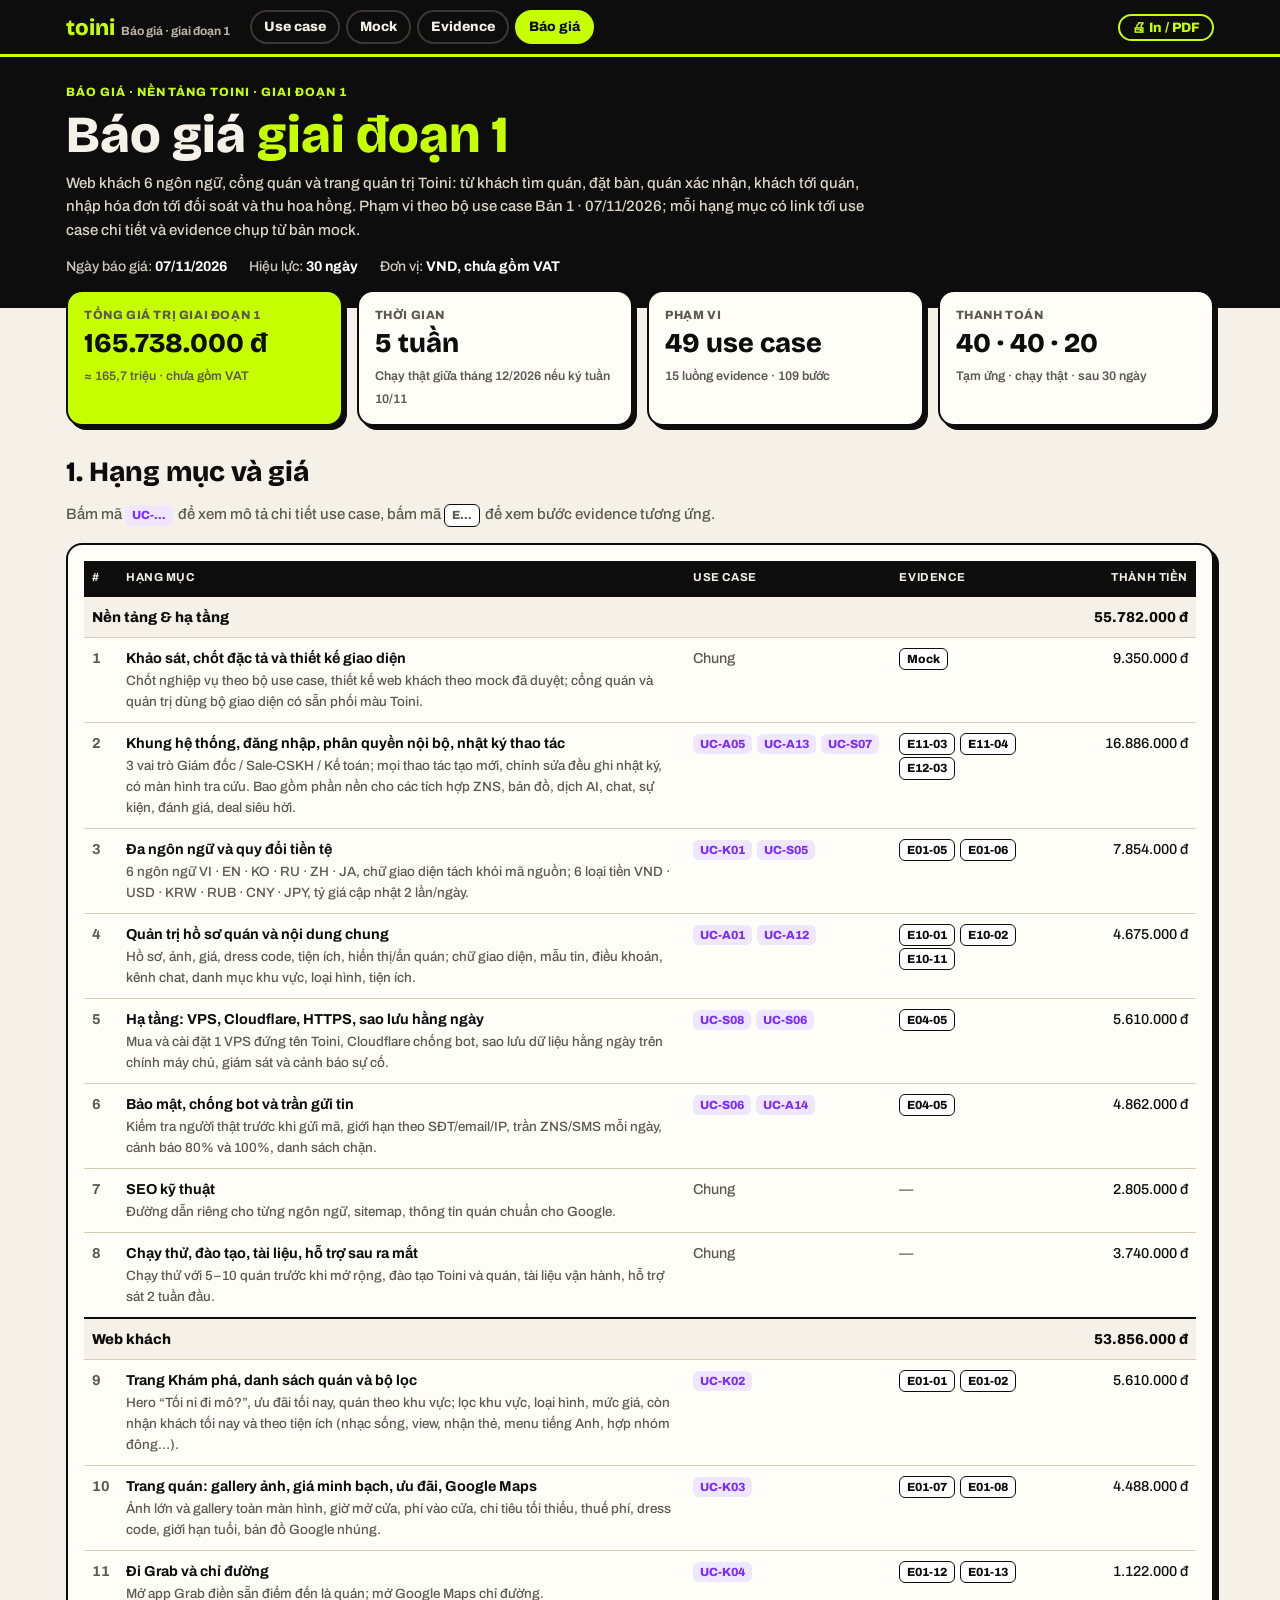
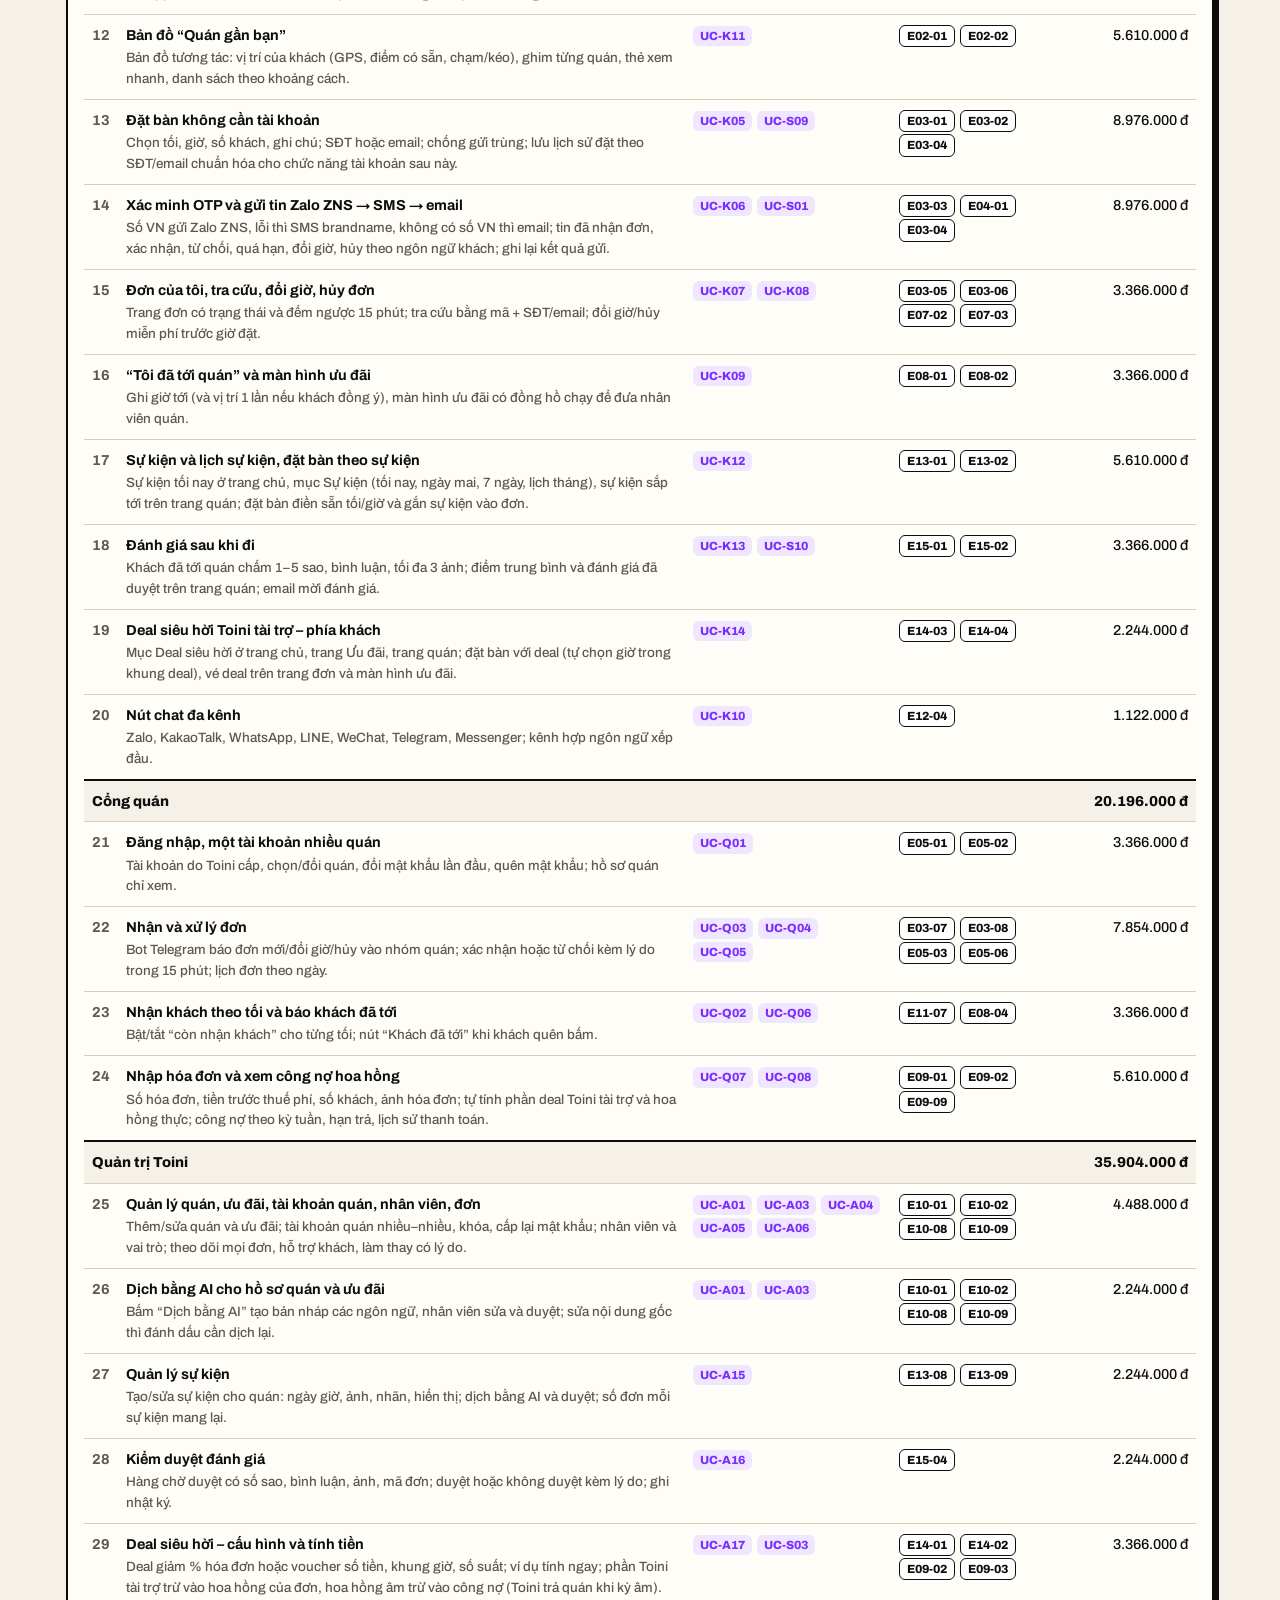
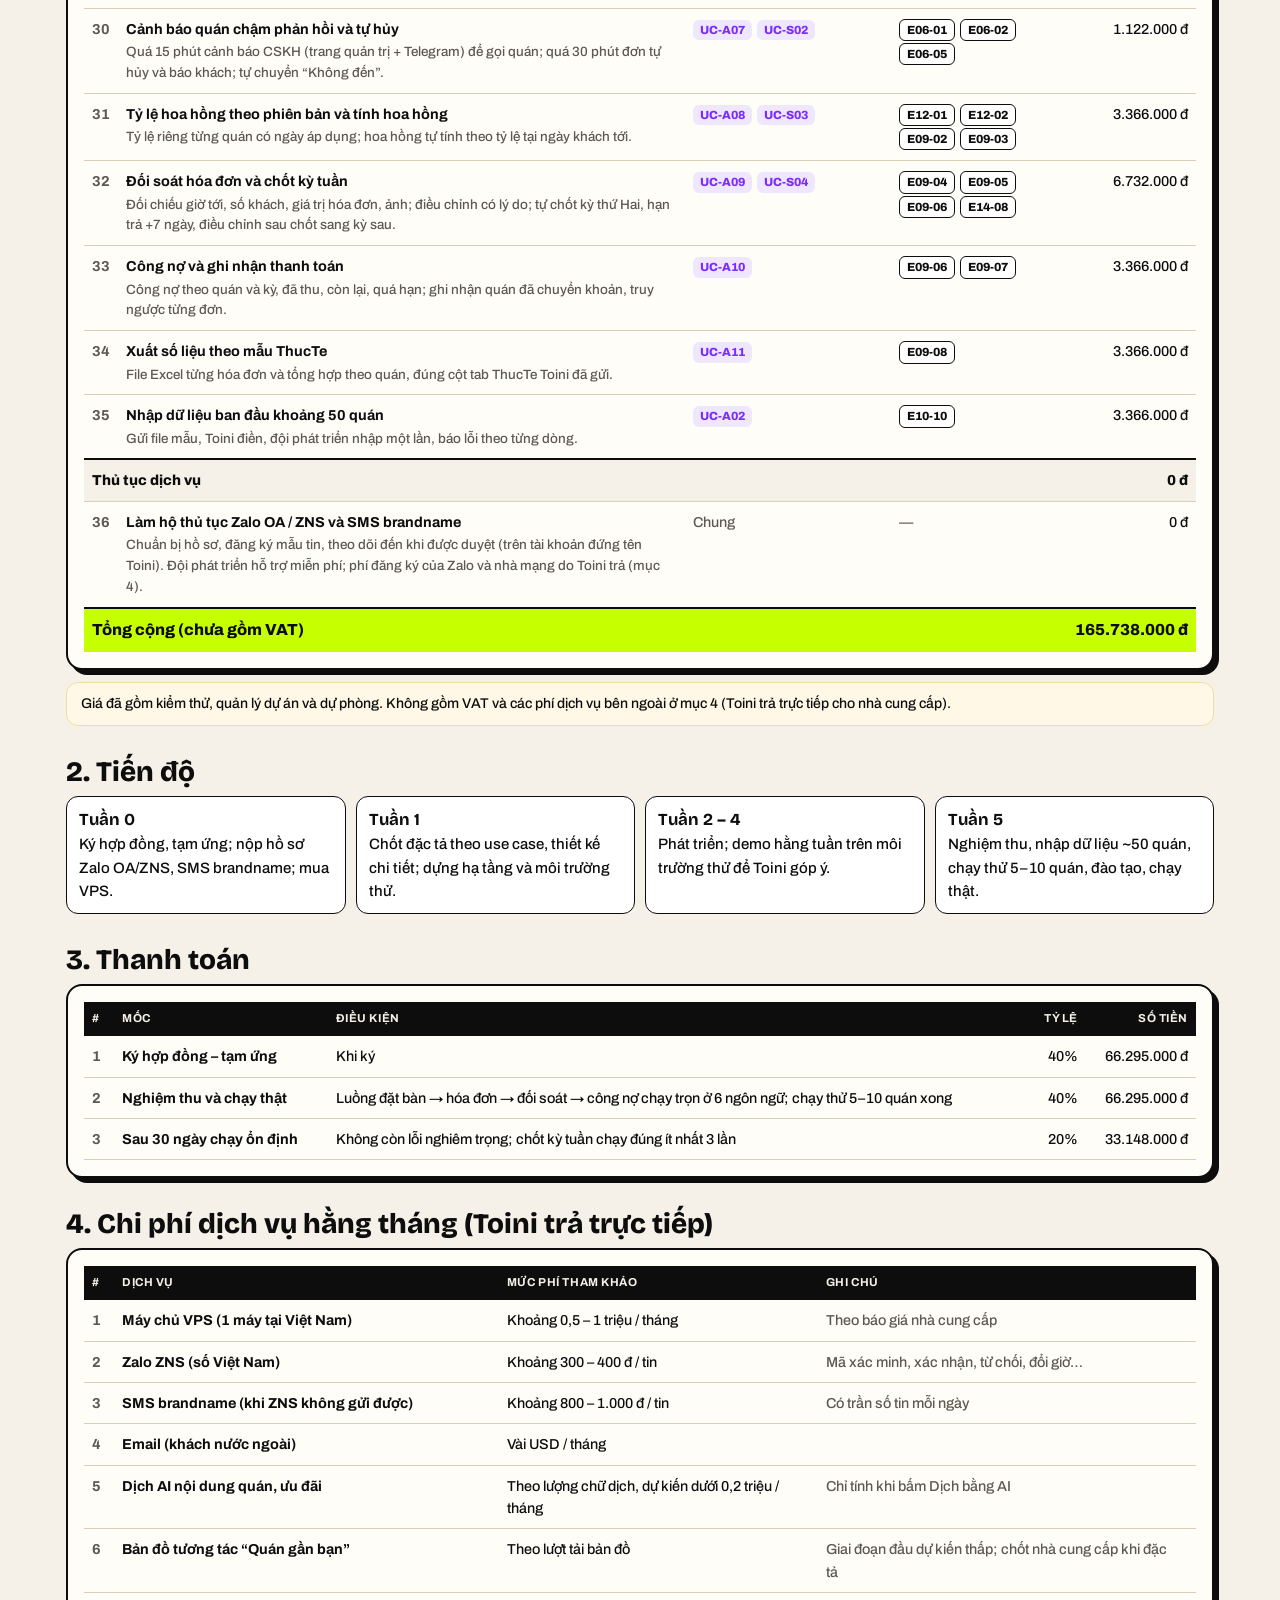
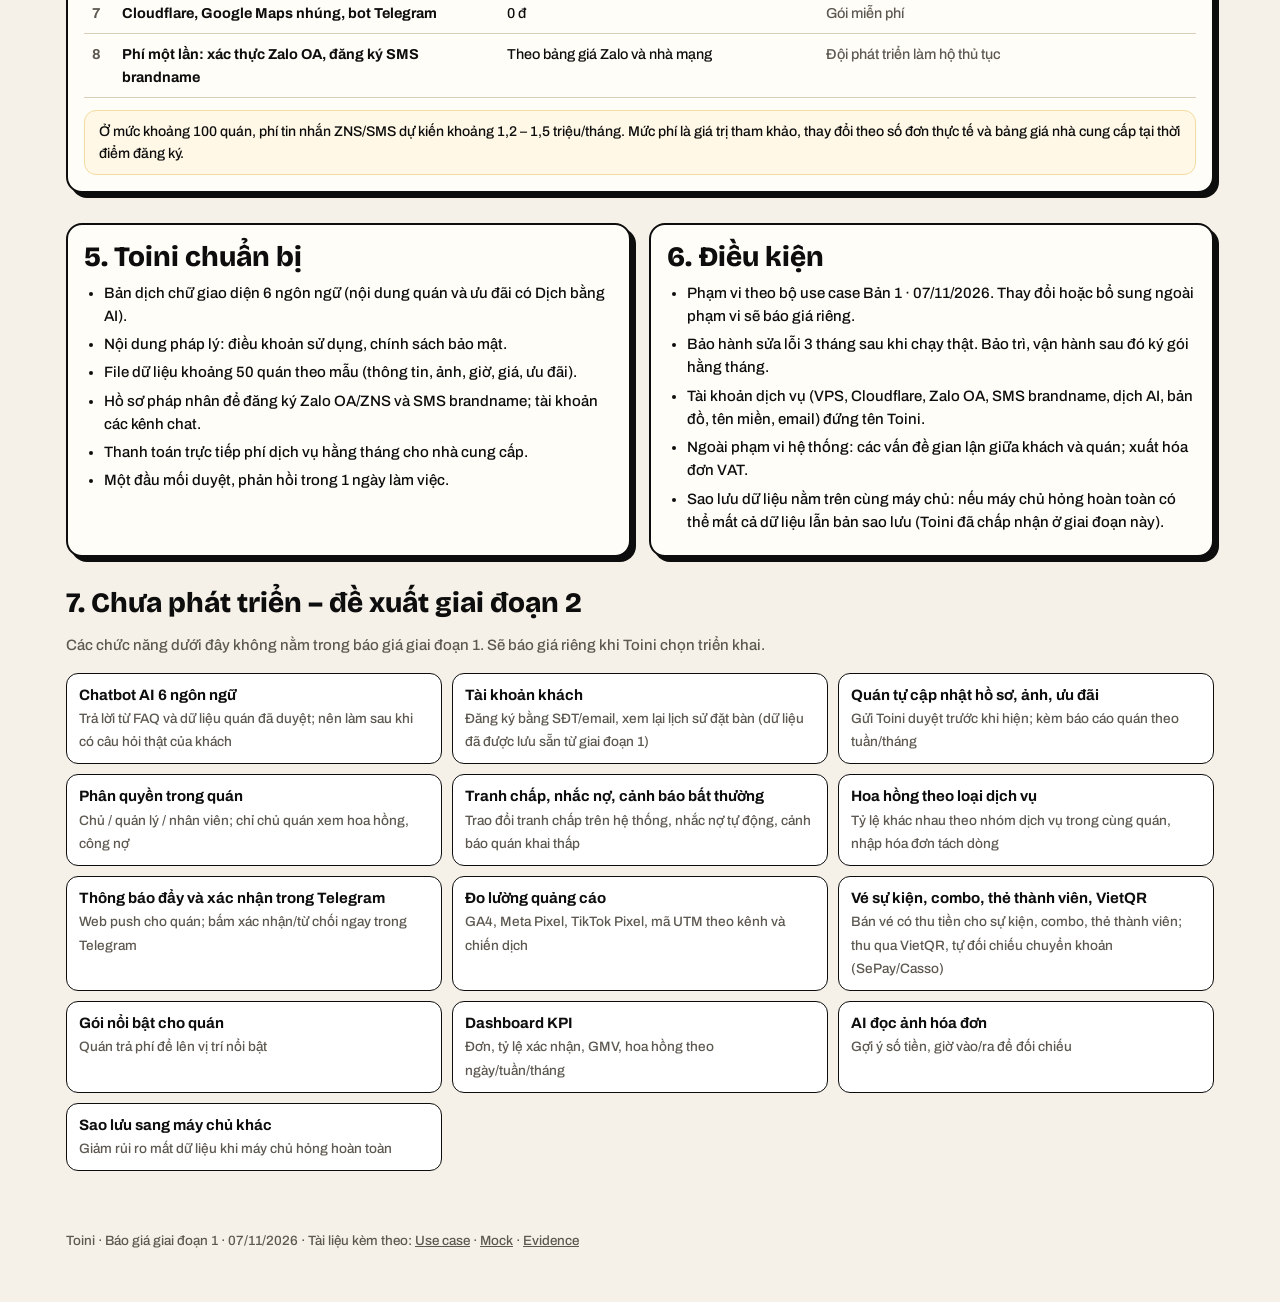
<file: index.html>
<!doctype html>
<html lang="vi">
<head>
<meta charset="utf-8">
<meta name="viewport" content="width=device-width, initial-scale=1">
<meta name="robots" content="noindex, nofollow">
<meta http-equiv="refresh" content="0; url=bao-gia/index.html">
<title>Toini · Giai đoạn 1</title>
<style>body{margin:0;font:600 16px/1.6 system-ui,sans-serif;background:#F5F1E8;color:#0D0D0D;display:flex;min-height:100vh;align-items:center;justify-content:center;padding:16px}a{font-weight:800}</style>
<script src="analytics.js" defer></script>
</head>
<body>
<p>Đang mở báo giá… Nếu không tự chuyển, bấm <a href="bao-gia/index.html">Báo giá</a> · <a href="usecase/index.html">Use case</a> · <a href="mock/index.html">Mock</a> · <a href="evidence/index.html">Evidence</a></p>
</body>
</html>
</file>
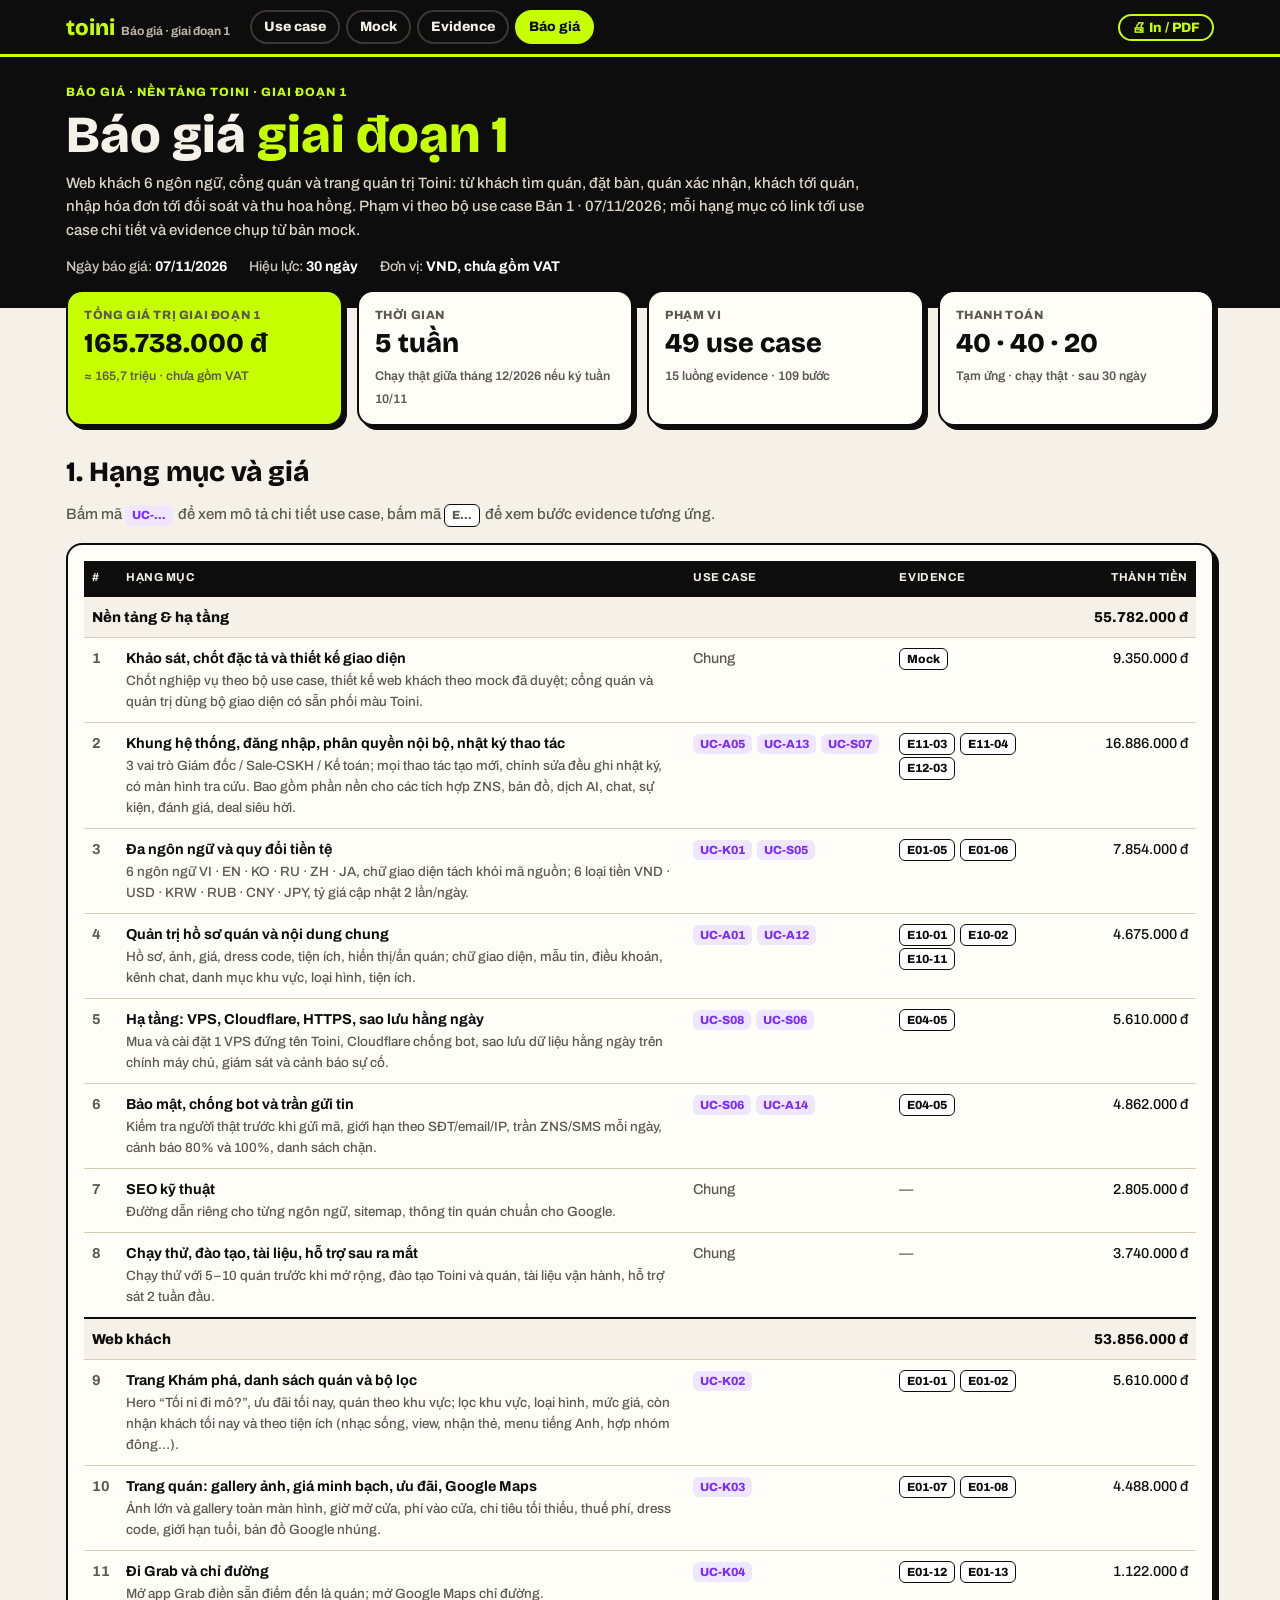
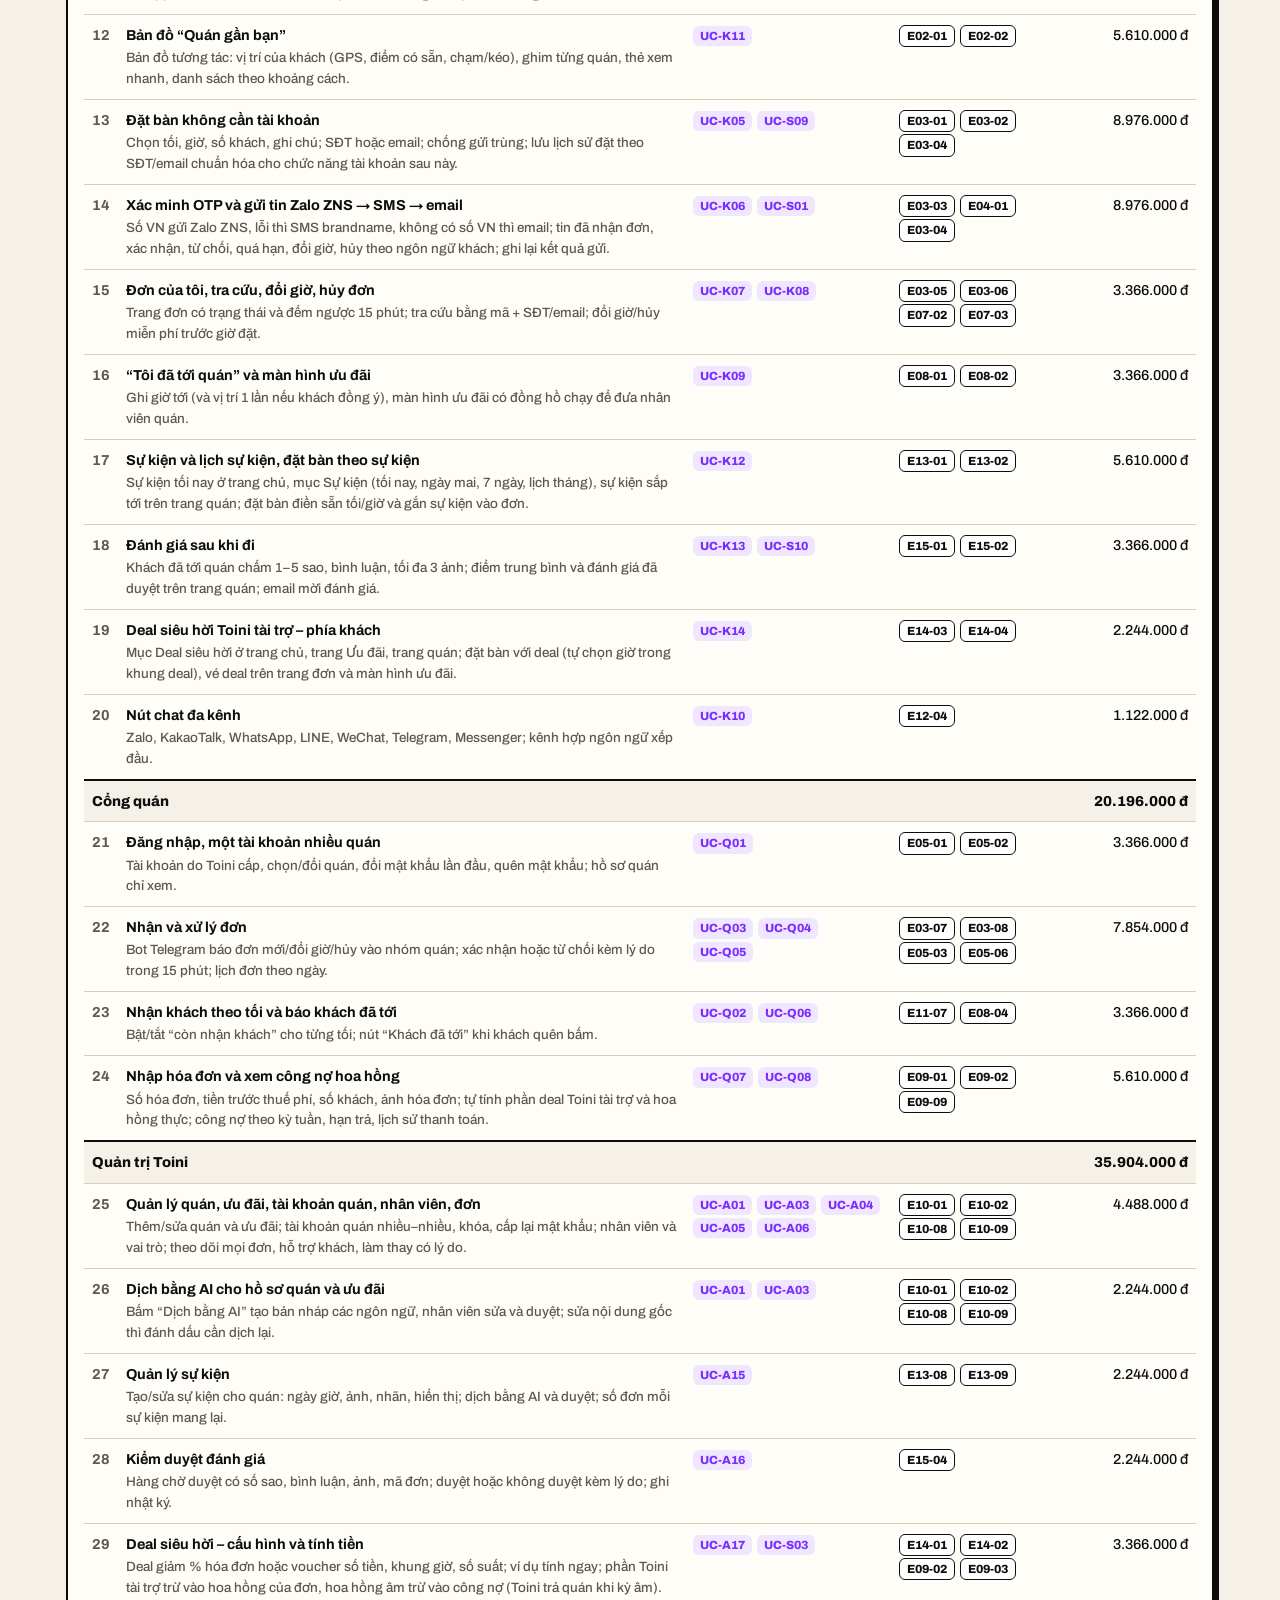
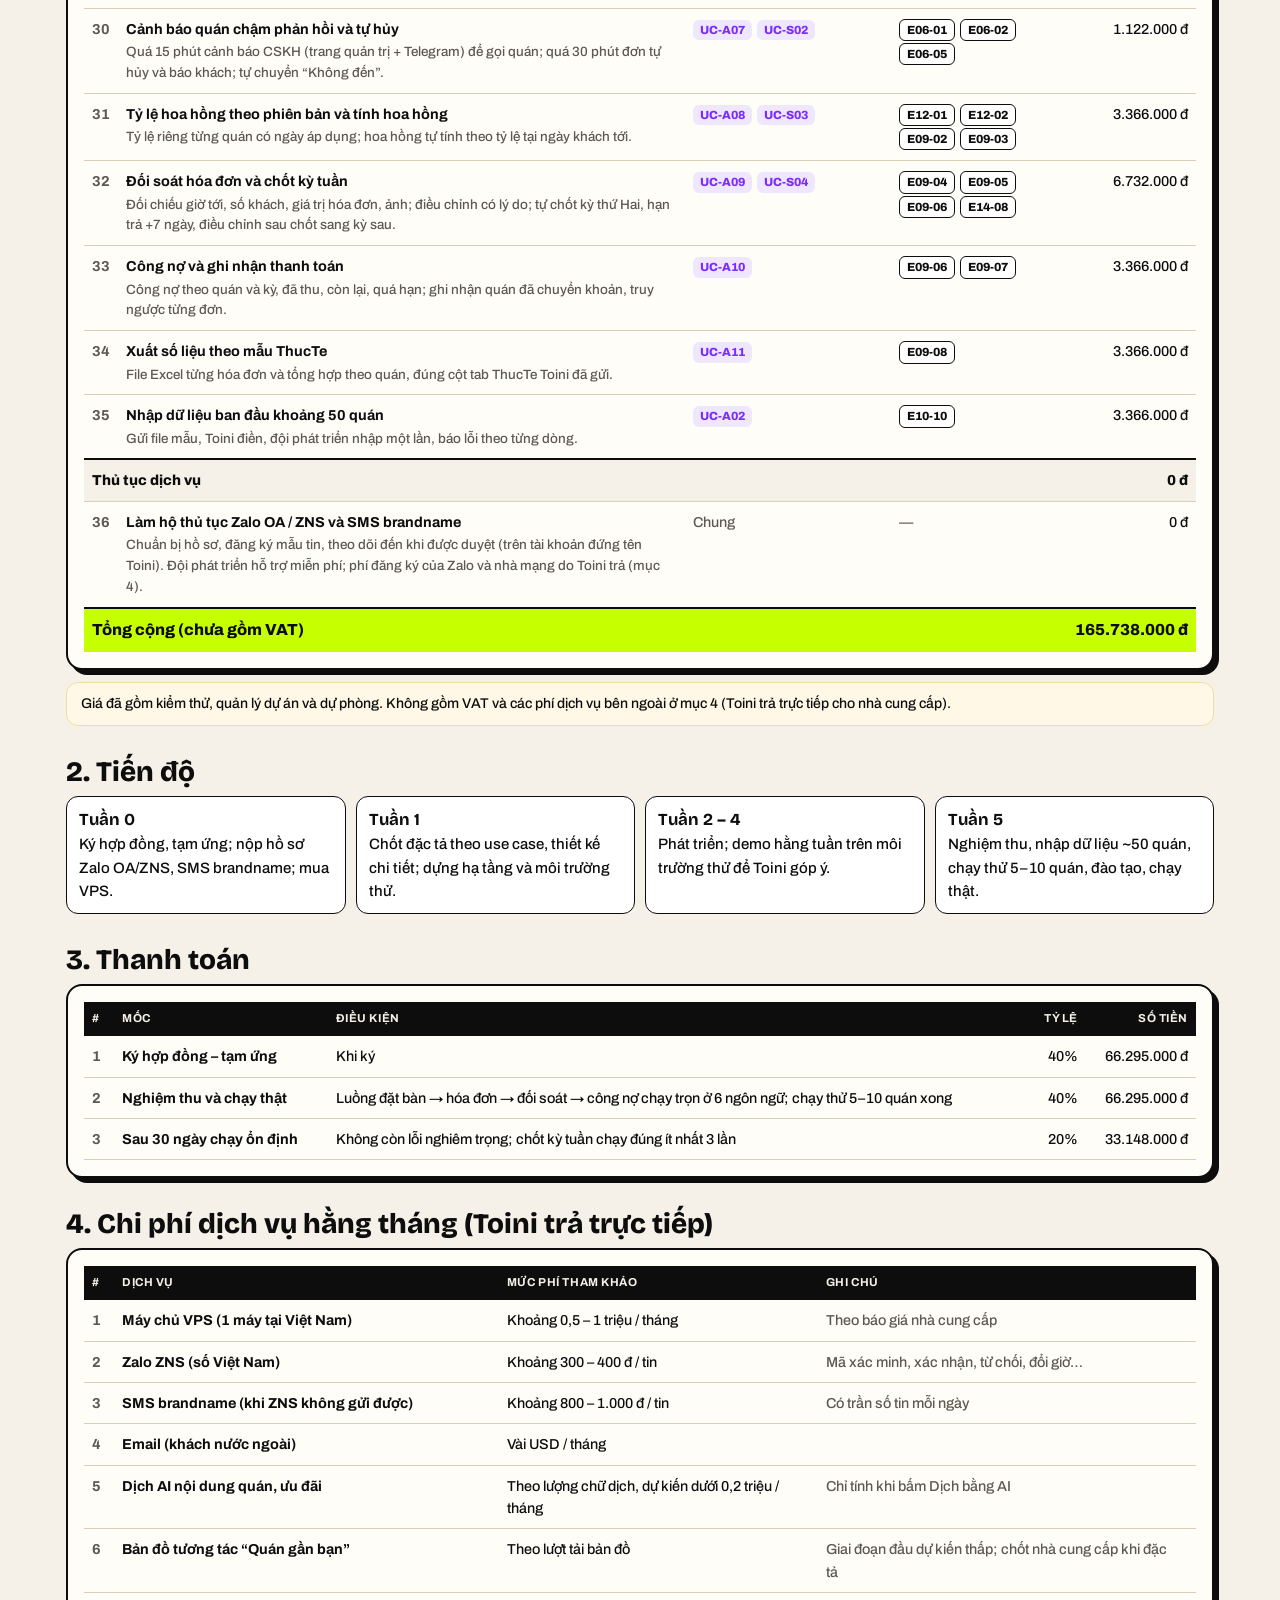
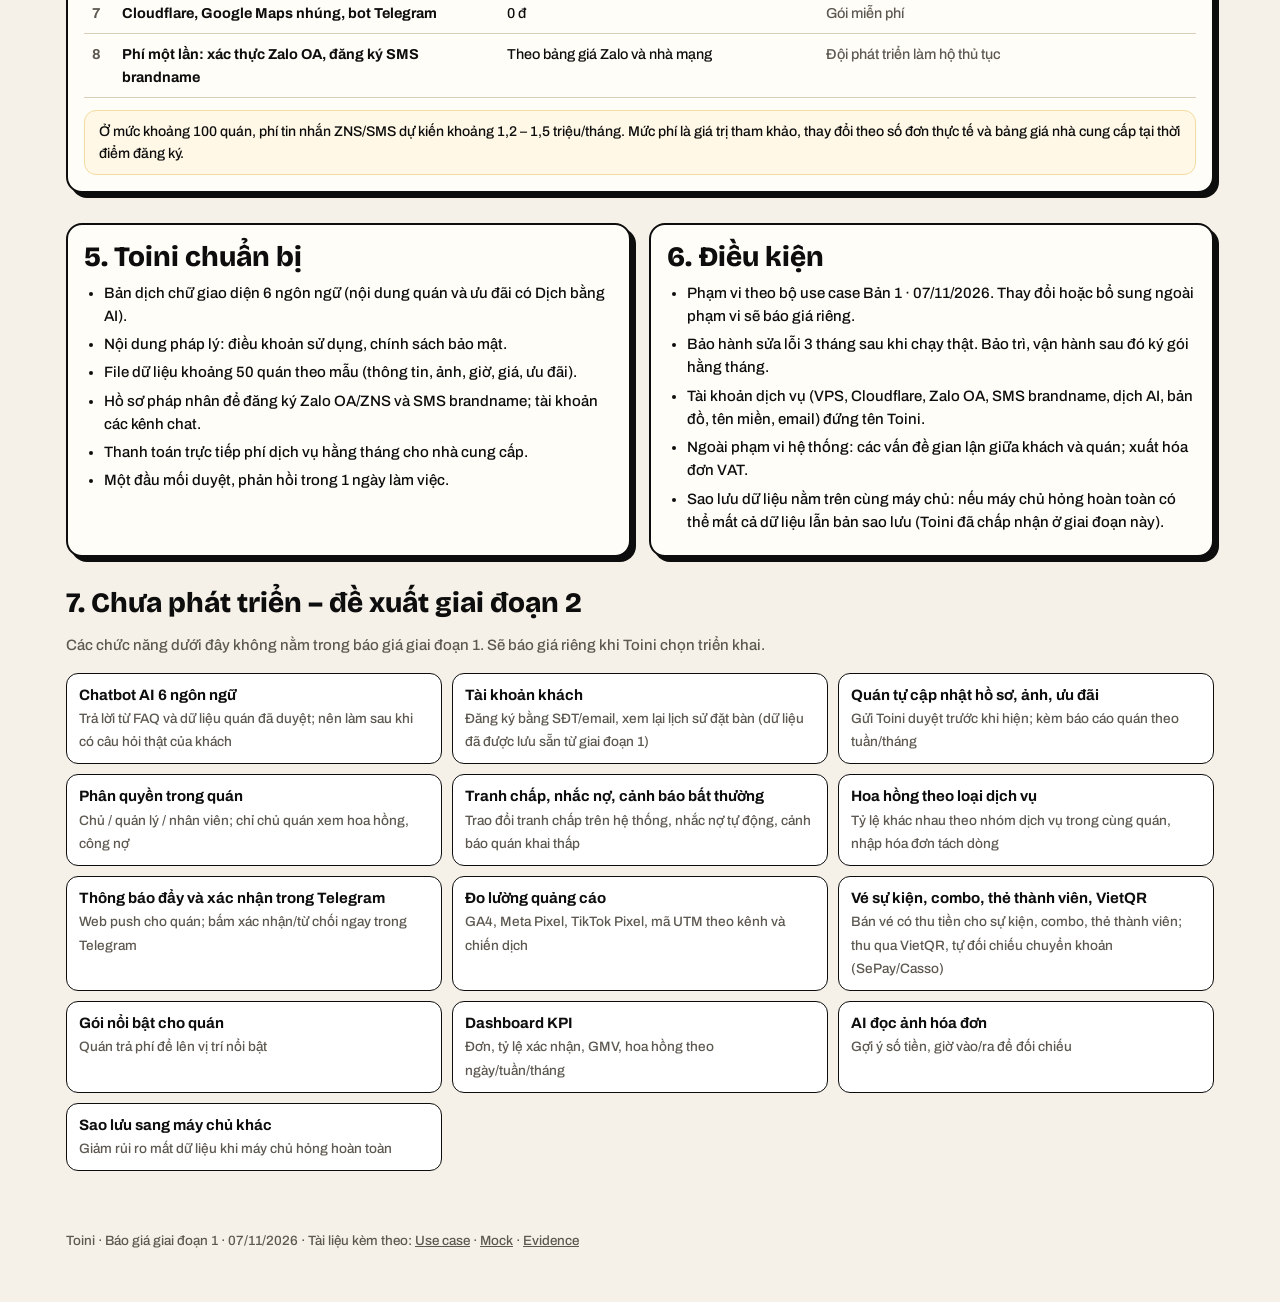
<file: bao-gia/index.html>
<!doctype html>
<html lang="vi">
<head>
<meta charset="utf-8">
<meta name="viewport" content="width=device-width, initial-scale=1">
<title>Báo giá · Toini giai đoạn 1</title>
<link rel="preconnect" href="https://fonts.googleapis.com"><link rel="preconnect" href="https://fonts.gstatic.com" crossorigin>
<link href="https://fonts.googleapis.com/css2?family=Archivo:wght@400;500;600;700;800&family=Bricolage+Grotesque:opsz,wght@12..96,700;12..96,800&display=swap&subset=vietnamese" rel="stylesheet">
<style>
:root{--red:#FF3B1F;--ink:#0D0D0D;--cream:#F5F1E8;--lime:#C6FF00;--violet:#7B2CFF;--paper:#FFFDF8;--muted:#5d5850;--line:#d9cfb8}
*{box-sizing:border-box}html{scroll-behavior:smooth;scroll-padding-top:70px}
body{margin:0;background:var(--cream);color:var(--ink);font:500 15px/1.55 Archivo,system-ui,sans-serif;overflow-x:hidden}
a{color:inherit}.wrap{max-width:1180px;margin:0 auto;padding:0 16px}.muted{color:var(--muted)}
.top{position:sticky;top:0;z-index:20;background:var(--ink);color:var(--cream);border-bottom:3px solid var(--lime)}
.top .wrap{display:flex;flex-wrap:wrap;gap:8px 20px;align-items:center;min-height:54px}
.logo{font:800 1.4rem "Bricolage Grotesque",Archivo;color:var(--lime);text-decoration:none}.logo small{font:700 .75rem Archivo;color:#bdb6a8;margin-left:6px}
.top nav{display:flex;gap:6px;flex-wrap:wrap}.top nav a{font-weight:800;font-size:.85rem;text-decoration:none;border:2px solid #3a3833;border-radius:999px;padding:4px 12px}.top nav a:hover,.top nav a.on{background:var(--lime);color:var(--ink);border-color:var(--lime)}
.top button{margin-left:auto;border:2px solid var(--lime);background:transparent;color:var(--lime);font:800 .85rem Archivo;border-radius:999px;padding:4px 12px;cursor:pointer}
.hero{background:var(--ink);color:var(--cream);padding:26px 0 30px}
.hero h1{font:800 clamp(30px,6vw,52px)/1.05 "Bricolage Grotesque",Archivo;margin:6px 0 10px}.hero h1 em{font-style:normal;color:var(--lime)}
.hero p{margin:0;max-width:820px;color:#ddd6c8}.k{font-size:.75rem;font-weight:800;letter-spacing:.08em;color:var(--lime)}
.meta{display:flex;flex-wrap:wrap;gap:6px 22px;margin-top:14px;font-size:.88rem;color:#cfc9bd}.meta b{color:#fff}
h2{font:800 clamp(21px,3vw,28px)/1.15 "Bricolage Grotesque",Archivo;margin:0 0 8px}
section{margin:30px 0}
.kpis{display:grid;gap:14px;grid-template-columns:repeat(auto-fit,minmax(min(230px,100%),1fr));margin-top:-18px}
.kpi{background:var(--paper);border:2.5px solid var(--ink);border-radius:16px;box-shadow:4px 4px 0 var(--ink);padding:14px 16px}
.kpi span{display:block;font-size:.75rem;font-weight:800;text-transform:uppercase;letter-spacing:.05em;color:var(--muted)}
.kpi b{display:block;font:800 1.7rem/1.15 "Bricolage Grotesque",Archivo;margin:4px 0}.kpi small{color:var(--muted);font-weight:600}
.kpi.hl{background:var(--lime)}
.card{background:var(--paper);border:2.5px solid var(--ink);border-radius:16px;box-shadow:5px 5px 0 var(--ink);padding:16px;min-width:0}
table{border-collapse:collapse;width:100%;font-size:.9rem}
th{background:var(--ink);color:var(--cream);font-size:.72rem;text-transform:uppercase;letter-spacing:.05em;text-align:left;padding:8px}
td{border-bottom:1.5px solid var(--line);padding:9px 8px;vertical-align:top}
td.n,th.n{text-align:right;white-space:nowrap;font-variant-numeric:tabular-nums}td.no{color:var(--muted);font-weight:700;width:30px}
tr.grp td{background:var(--cream);font-weight:800;border-top:2px solid var(--ink)}
tr.tot td{background:var(--lime);font-weight:800;font-size:1rem;border-top:2.5px solid var(--ink)}
.desc{color:var(--muted);font-size:.84rem;margin-top:2px}
.free{display:inline-block;font-size:.72rem;font-weight:800;background:var(--lime);border:1.5px solid var(--ink);border-radius:999px;padding:0 8px;margin-top:3px}
.links{min-width:120px}
.uc,.ev{display:inline-block;font-weight:800;font-size:.74rem;border-radius:6px;padding:1px 7px;text-decoration:none;margin:1px 2px 1px 0;white-space:nowrap}
.uc{background:#efe7ff;color:var(--violet)}.ev{background:#fff;border:1.5px solid var(--ink)}
.uc:hover,.ev:hover{background:var(--lime);color:var(--ink)}
.two{display:grid;gap:18px;grid-template-columns:minmax(0,1fr)}@media(min-width:900px){.two{grid-template-columns:1fr 1fr}}
.list{margin:0;padding-left:20px}.list li{margin:5px 0}
.p2{display:grid;gap:10px;grid-template-columns:repeat(auto-fill,minmax(min(300px,100%),1fr))}
.p2 div{background:#fff;border:1.5px solid var(--ink);border-radius:12px;padding:10px 12px}.p2 b{display:block}.p2 span{font-size:.85rem;color:var(--muted)}
.tl{display:grid;gap:10px;grid-template-columns:repeat(auto-fit,minmax(min(200px,100%),1fr))}
.tl div{background:#fff;border:1.5px solid var(--ink);border-radius:12px;padding:10px 12px}.tl b{display:block;font-family:"Bricolage Grotesque",Archivo;font-size:1.05rem}
.note{background:#fff8e6;border:1.5px solid #f3dca0;border-radius:12px;padding:10px 14px;font-size:.88rem;margin-top:12px}
@media(max-width:759px){
 table.rs thead{display:none}table.rs,table.rs tbody,table.rs tr,table.rs td{display:block;width:100%}
 table.rs tr{border:1.5px solid var(--line);border-radius:12px;margin-bottom:10px;padding:8px 10px;background:#fff}
 table.rs tr.grp,table.rs tr.tot{display:flex;justify-content:space-between;gap:8px}table.rs tr.grp td,table.rs tr.tot td{border:0;padding:2px 0;width:auto;background:none}
 table.rs tr.grp{background:var(--cream)}table.rs tr.tot{background:var(--lime)}
 table.rs td{border:0;padding:3px 0}table.rs td.no{display:none}
 table.rs td[data-l]:not([data-l="Hạng mục"])::before{content:attr(data-l) ": ";font-weight:700;color:var(--muted);font-size:.78rem}
 table.rs td.n{text-align:left;font-weight:800}
}
footer{color:var(--muted);font-size:.84rem;padding:30px 0 50px}
@media print{.top{position:static}.top nav,.top button{display:none}.card,.kpi{box-shadow:none}a.uc,a.ev{color:var(--ink)}section{break-inside:avoid-page}}
</style>
<script src="../analytics.js" defer></script>
</head>
<body>
<header class="top"><div class="wrap"><a class="logo" href="#">toini<small>Báo giá · giai đoạn 1</small></a><nav><a href="../usecase/index.html">Use case</a><a href="../mock/index.html">Mock</a><a href="../evidence/index.html">Evidence</a><a class="on" href="#">Báo giá</a></nav><button onclick="window.print()">🖨 In / PDF</button></div></header>
<div class="hero"><div class="wrap"><div class="k">BÁO GIÁ · NỀN TẢNG TOINI · GIAI ĐOẠN 1</div><h1>Báo giá <em>giai đoạn 1</em></h1><p>Web khách 6 ngôn ngữ, cổng quán và trang quản trị Toini: từ khách tìm quán, đặt bàn, quán xác nhận, khách tới quán, nhập hóa đơn tới đối soát và thu hoa hồng. Phạm vi theo bộ use case Bản 1 · 07/11/2026; mỗi hạng mục có link tới use case chi tiết và evidence chụp từ bản mock.</p><div class="meta"><span>Ngày báo giá: <b>07/11/2026</b></span><span>Hiệu lực: <b>30 ngày</b></span><span>Đơn vị: <b>VND, chưa gồm VAT</b></span></div></div></div>
<div class="wrap">
<div class="kpis"><div class="kpi hl"><span>Tổng giá trị giai đoạn 1</span><b>165.738.000 đ</b><small>≈ 165,7 triệu · chưa gồm VAT</small></div><div class="kpi"><span>Thời gian</span><b>5 tuần</b><small>Chạy thật giữa tháng 12/2026 nếu ký tuần 10/11</small></div><div class="kpi"><span>Phạm vi</span><b>49 use case</b><small>15 luồng evidence · 109 bước</small></div><div class="kpi"><span>Thanh toán</span><b>40 · 40 · 20</b><small>Tạm ứng · chạy thật · sau 30 ngày</small></div></div>

<section><h2>1. Hạng mục và giá</h2><p class="muted">Bấm mã <span class="uc">UC-…</span> để xem mô tả chi tiết use case, bấm mã <span class="ev">E…</span> để xem bước evidence tương ứng.</p>
<div class="card"><table class="rs"><thead><tr><th>#</th><th>Hạng mục</th><th>Use case</th><th>Evidence</th><th class="n">Thành tiền</th></tr></thead><tbody><tr class="grp"><td colspan="4">Nền tảng &amp; hạ tầng</td><td class="n">55.782.000 đ</td></tr><tr><td class="no">1</td><td data-l="Hạng mục"><b>Khảo sát, chốt đặc tả và thiết kế giao diện</b><div class="desc">Chốt nghiệp vụ theo bộ use case, thiết kế web khách theo mock đã duyệt; cổng quán và quản trị dùng bộ giao diện có sẵn phối màu Toini.</div></td><td data-l="Use case" class="links"><span class="muted">Chung</span></td><td data-l="Evidence" class="links"><a class="ev" href="../mock/index.html" target="_blank" rel="noopener">Mock</a></td><td data-l="Thành tiền" class="n">9.350.000 đ</td></tr><tr><td class="no">2</td><td data-l="Hạng mục"><b>Khung hệ thống, đăng nhập, phân quyền nội bộ, nhật ký thao tác</b><div class="desc">3 vai trò Giám đốc / Sale-CSKH / Kế toán; mọi thao tác tạo mới, chỉnh sửa đều ghi nhật ký, có màn hình tra cứu. Bao gồm phần nền cho các tích hợp ZNS, bản đồ, dịch AI, chat, sự kiện, đánh giá, deal siêu hời.</div></td><td data-l="Use case" class="links"><a class="uc" href="../usecase/quan-tri.html#UC-A05" title="Quản lý nhân viên Toini và vai trò" target="_blank" rel="noopener">UC-A05</a> <a class="uc" href="../usecase/quan-tri.html#UC-A13" title="Xem nhật ký thao tác" target="_blank" rel="noopener">UC-A13</a> <a class="uc" href="../usecase/tu-dong.html#UC-S07" title="Ghi nhật ký thao tác" target="_blank" rel="noopener">UC-S07</a></td><td data-l="Evidence" class="links"><a class="ev" href="../evidence/index.html#E11-03" title="Nhân viên Toini và vai trò: Giám đốc, Sale/CSKH, Kế toán." target="_blank" rel="noopener">E11-03</a> <a class="ev" href="../evidence/index.html#E11-04" title="Đăng nhập vai trò Kế toán: menu chỉ có đối soát, công nợ, xuất số liệu." target="_blank" rel="noopener">E11-04</a> <a class="ev" href="../evidence/index.html#E12-03" title="Nhật ký thao tác: ai làm gì, lúc nào, giá trị trước → sau; không sửa/xóa được." target="_blank" rel="noopener">E12-03</a></td><td data-l="Thành tiền" class="n">16.886.000 đ</td></tr><tr><td class="no">3</td><td data-l="Hạng mục"><b>Đa ngôn ngữ và quy đổi tiền tệ</b><div class="desc">6 ngôn ngữ VI · EN · KO · RU · ZH · JA, chữ giao diện tách khỏi mã nguồn; 6 loại tiền VND · USD · KRW · RUB · CNY · JPY, tỷ giá cập nhật 2 lần/ngày.</div></td><td data-l="Use case" class="links"><a class="uc" href="../usecase/khach.html#UC-K01" title="Chọn ngôn ngữ và loại tiền" target="_blank" rel="noopener">UC-K01</a> <a class="uc" href="../usecase/tu-dong.html#UC-S05" title="Cập nhật tỷ giá" target="_blank" rel="noopener">UC-S05</a></td><td data-l="Evidence" class="links"><a class="ev" href="../evidence/index.html#E01-05" title="Chọn 1 trong 6 ngôn ngữ (VI, EN, KO, RU, ZH, JA)." target="_blank" rel="noopener">E01-05</a> <a class="ev" href="../evidence/index.html#E01-06" title="Chọn loại tiền; giá quy đổi theo tỷ giá ngân hàng, có thời điểm cập nhật." target="_blank" rel="noopener">E01-06</a></td><td data-l="Thành tiền" class="n">7.854.000 đ</td></tr><tr><td class="no">4</td><td data-l="Hạng mục"><b>Quản trị hồ sơ quán và nội dung chung</b><div class="desc">Hồ sơ, ảnh, giá, dress code, tiện ích, hiển thị/ẩn quán; chữ giao diện, mẫu tin, điều khoản, kênh chat, danh mục khu vực, loại hình, tiện ích.</div></td><td data-l="Use case" class="links"><a class="uc" href="../usecase/quan-tri.html#UC-A01" title="Quản lý quán và hồ sơ quán" target="_blank" rel="noopener">UC-A01</a> <a class="uc" href="../usecase/quan-tri.html#UC-A12" title="Quản lý nội dung chung và cấu hình" target="_blank" rel="noopener">UC-A12</a></td><td data-l="Evidence" class="links"><a class="ev" href="../evidence/index.html#E10-01" title="Danh sách quán: hợp đồng, trạng thái bản dịch từng ngôn ngữ, hiển thị." target="_blank" rel="noopener">E10-01</a> <a class="ev" href="../evidence/index.html#E10-02" title="Sửa thông tin quán: giờ, giá, phí, dress code, vị trí (dùng cho bản đồ và Grab)." target="_blank" rel="noopener">E10-02</a> <a class="ev" href="../evidence/index.html#E10-11" title="Nội dung &amp; cấu hình: kênh chat, chữ giao diện, mẫu tin, điều khoản, danh mục." target="_blank" rel="noopener">E10-11</a></td><td data-l="Thành tiền" class="n">4.675.000 đ</td></tr><tr><td class="no">5</td><td data-l="Hạng mục"><b>Hạ tầng: VPS, Cloudflare, HTTPS, sao lưu hằng ngày</b><div class="desc">Mua và cài đặt 1 VPS đứng tên Toini, Cloudflare chống bot, sao lưu dữ liệu hằng ngày trên chính máy chủ, giám sát và cảnh báo sự cố.</div></td><td data-l="Use case" class="links"><a class="uc" href="../usecase/tu-dong.html#UC-S08" title="Sao lưu dữ liệu hằng ngày" target="_blank" rel="noopener">UC-S08</a> <a class="uc" href="../usecase/tu-dong.html#UC-S06" title="Chống bot và giới hạn gửi tin" target="_blank" rel="noopener">UC-S06</a></td><td data-l="Evidence" class="links"><a class="ev" href="../evidence/index.html#E04-05" title="Trần gửi tin theo ngày, giới hạn theo SĐT/email/IP, danh sách chặn." target="_blank" rel="noopener">E04-05</a></td><td data-l="Thành tiền" class="n">5.610.000 đ</td></tr><tr><td class="no">6</td><td data-l="Hạng mục"><b>Bảo mật, chống bot và trần gửi tin</b><div class="desc">Kiểm tra người thật trước khi gửi mã, giới hạn theo SĐT/email/IP, trần ZNS/SMS mỗi ngày, cảnh báo 80% và 100%, danh sách chặn.</div></td><td data-l="Use case" class="links"><a class="uc" href="../usecase/tu-dong.html#UC-S06" title="Chống bot và giới hạn gửi tin" target="_blank" rel="noopener">UC-S06</a> <a class="uc" href="../usecase/quan-tri.html#UC-A14" title="Thiết lập trần gửi tin và chặn lạm dụng" target="_blank" rel="noopener">UC-A14</a></td><td data-l="Evidence" class="links"><a class="ev" href="../evidence/index.html#E04-05" title="Trần gửi tin theo ngày, giới hạn theo SĐT/email/IP, danh sách chặn." target="_blank" rel="noopener">E04-05</a></td><td data-l="Thành tiền" class="n">4.862.000 đ</td></tr><tr><td class="no">7</td><td data-l="Hạng mục"><b>SEO kỹ thuật</b><div class="desc">Đường dẫn riêng cho từng ngôn ngữ, sitemap, thông tin quán chuẩn cho Google.</div></td><td data-l="Use case" class="links"><span class="muted">Chung</span></td><td data-l="Evidence" class="links"><span class="muted">—</span></td><td data-l="Thành tiền" class="n">2.805.000 đ</td></tr><tr><td class="no">8</td><td data-l="Hạng mục"><b>Chạy thử, đào tạo, tài liệu, hỗ trợ sau ra mắt</b><div class="desc">Chạy thử với 5–10 quán trước khi mở rộng, đào tạo Toini và quán, tài liệu vận hành, hỗ trợ sát 2 tuần đầu.</div></td><td data-l="Use case" class="links"><span class="muted">Chung</span></td><td data-l="Evidence" class="links"><span class="muted">—</span></td><td data-l="Thành tiền" class="n">3.740.000 đ</td></tr><tr class="grp"><td colspan="4">Web khách</td><td class="n">53.856.000 đ</td></tr><tr><td class="no">9</td><td data-l="Hạng mục"><b>Trang Khám phá, danh sách quán và bộ lọc</b><div class="desc">Hero “Tối ni đi mô?”, ưu đãi tối nay, quán theo khu vực; lọc khu vực, loại hình, mức giá, còn nhận khách tối nay và theo tiện ích (nhạc sống, view, nhận thẻ, menu tiếng Anh, hợp nhóm đông…).</div></td><td data-l="Use case" class="links"><a class="uc" href="../usecase/khach.html#UC-K02" title="Xem trang chủ và tìm quán" target="_blank" rel="noopener">UC-K02</a></td><td data-l="Evidence" class="links"><a class="ev" href="../evidence/index.html#E01-01" title="Trang Khám phá: tìm quán, chọn nhanh khu vực/loại hình, số quán còn nhận khách tối nay." target="_blank" rel="noopener">E01-01</a> <a class="ev" href="../evidence/index.html#E01-02" title="Ưu đãi tối nay khi đặt qua Toini (đang diễn ra / sắp bắt đầu, có đếm ngược)." target="_blank" rel="noopener">E01-02</a></td><td data-l="Thành tiền" class="n">5.610.000 đ</td></tr><tr><td class="no">10</td><td data-l="Hạng mục"><b>Trang quán: gallery ảnh, giá minh bạch, ưu đãi, Google Maps</b><div class="desc">Ảnh lớn và gallery toàn màn hình, giờ mở cửa, phí vào cửa, chi tiêu tối thiểu, thuế phí, dress code, giới hạn tuổi, bản đồ Google nhúng.</div></td><td data-l="Use case" class="links"><a class="uc" href="../usecase/khach.html#UC-K03" title="Xem chi tiết quán" target="_blank" rel="noopener">UC-K03</a></td><td data-l="Evidence" class="links"><a class="ev" href="../evidence/index.html#E01-07" title="Trang quán bằng tiếng Hàn, giá hiển thị quy đổi KRW." target="_blank" rel="noopener">E01-07</a> <a class="ev" href="../evidence/index.html#E01-08" title="Trang quán: ảnh lớn, ảnh thu nhỏ, nút xem tất cả ảnh; thanh Đặt bàn cố định ở đáy." target="_blank" rel="noopener">E01-08</a></td><td data-l="Thành tiền" class="n">4.488.000 đ</td></tr><tr><td class="no">11</td><td data-l="Hạng mục"><b>Đi Grab và chỉ đường</b><div class="desc">Mở app Grab điền sẵn điểm đến là quán; mở Google Maps chỉ đường.</div></td><td data-l="Use case" class="links"><a class="uc" href="../usecase/khach.html#UC-K04" title="Đi tới quán bằng Grab hoặc Google Maps" target="_blank" rel="noopener">UC-K04</a></td><td data-l="Evidence" class="links"><a class="ev" href="../evidence/index.html#E01-12" title="Google Maps nhúng vị trí quán, nút Đi Grab và Chỉ đường." target="_blank" rel="noopener">E01-12</a> <a class="ev" href="../evidence/index.html#E01-13" title="Đi Grab: mở app Grab với điểm đến là quán, điểm đón là vị trí hiện tại (mock hiển thị màn hình mô phỏng)." target="_blank" rel="noopener">E01-13</a></td><td data-l="Thành tiền" class="n">1.122.000 đ</td></tr><tr><td class="no">12</td><td data-l="Hạng mục"><b>Bản đồ “Quán gần bạn”</b><div class="desc">Bản đồ tương tác: vị trí của khách (GPS, điểm có sẵn, chạm/kéo), ghim từng quán, thẻ xem nhanh, danh sách theo khoảng cách.</div></td><td data-l="Use case" class="links"><a class="uc" href="../usecase/khach.html#UC-K11" title="Tìm quán gần tôi trên bản đồ" target="_blank" rel="noopener">UC-K11</a></td><td data-l="Evidence" class="links"><a class="ev" href="../evidence/index.html#E02-01" title="Bản đồ “Quán gần bạn”: chọn vị trí bằng GPS, điểm có sẵn, chạm hoặc kéo chấm tím." target="_blank" rel="noopener">E02-01</a> <a class="ev" href="../evidence/index.html#E02-02" title="Mỗi quán là một ghim theo loại hình; vòng tròn 1,5 km quanh vị trí của khách." target="_blank" rel="noopener">E02-02</a></td><td data-l="Thành tiền" class="n">5.610.000 đ</td></tr><tr><td class="no">13</td><td data-l="Hạng mục"><b>Đặt bàn không cần tài khoản</b><div class="desc">Chọn tối, giờ, số khách, ghi chú; SĐT hoặc email; chống gửi trùng; lưu lịch sử đặt theo SĐT/email chuẩn hóa cho chức năng tài khoản sau này.</div></td><td data-l="Use case" class="links"><a class="uc" href="../usecase/khach.html#UC-K05" title="Đặt bàn" target="_blank" rel="noopener">UC-K05</a> <a class="uc" href="../usecase/tu-dong.html#UC-S09" title="Lưu lịch sử đặt bàn theo số điện thoại và email" target="_blank" rel="noopener">UC-S09</a></td><td data-l="Evidence" class="links"><a class="ev" href="../evidence/index.html#E03-01" title="Bước 1 – chọn tối, giờ đến, số khách, ghi chú; tối quán đã tắt nhận khách bị gạch." target="_blank" rel="noopener">E03-01</a> <a class="ev" href="../evidence/index.html#E03-02" title="Bước 2 – tên, SĐT hoặc email (ít nhất một), đồng ý điều khoản. Có nút điền mẫu cho demo." target="_blank" rel="noopener">E03-02</a> <a class="ev" href="../evidence/index.html#E03-04" title="Đặt xong: mã đặt chỗ, các kênh khách sẽ nhận kết quả; tin “đã nhận đơn” gửi qua ZNS, quán nhận tin Telegram." target="_blank" rel="noopener">E03-04</a></td><td data-l="Thành tiền" class="n">8.976.000 đ</td></tr><tr><td class="no">14</td><td data-l="Hạng mục"><b>Xác minh OTP và gửi tin Zalo ZNS → SMS → email</b><div class="desc">Số VN gửi Zalo ZNS, lỗi thì SMS brandname, không có số VN thì email; tin đã nhận đơn, xác nhận, từ chối, quá hạn, đổi giờ, hủy theo ngôn ngữ khách; ghi lại kết quả gửi.</div></td><td data-l="Use case" class="links"><a class="uc" href="../usecase/khach.html#UC-K06" title="Xác minh số điện thoại hoặc email bằng mã OTP" target="_blank" rel="noopener">UC-K06</a> <a class="uc" href="../usecase/tu-dong.html#UC-S01" title="Gửi tin cho khách theo kênh phù hợp" target="_blank" rel="noopener">UC-S01</a></td><td data-l="Evidence" class="links"><a class="ev" href="../evidence/index.html#E03-03" title="Bước 3 – mã OTP gửi qua Zalo ZNS (tin mô phỏng hiện ở đầu màn hình); mã demo đã điền sẵn." target="_blank" rel="noopener">E03-03</a> <a class="ev" href="../evidence/index.html#E04-01" title="Số nước ngoài mà không có email: hệ thống yêu cầu nhập email vì ZNS/SMS chỉ gửi số Việt Nam." target="_blank" rel="noopener">E04-01</a> <a class="ev" href="../evidence/index.html#E03-04" title="Đặt xong: mã đặt chỗ, các kênh khách sẽ nhận kết quả; tin “đã nhận đơn” gửi qua ZNS, quán nhận tin Telegram." target="_blank" rel="noopener">E03-04</a></td><td data-l="Thành tiền" class="n">8.976.000 đ</td></tr><tr><td class="no">15</td><td data-l="Hạng mục"><b>Đơn của tôi, tra cứu, đổi giờ, hủy đơn</b><div class="desc">Trang đơn có trạng thái và đếm ngược 15 phút; tra cứu bằng mã + SĐT/email; đổi giờ/hủy miễn phí trước giờ đặt.</div></td><td data-l="Use case" class="links"><a class="uc" href="../usecase/khach.html#UC-K07" title="Nhận kết quả và tra cứu đơn" target="_blank" rel="noopener">UC-K07</a> <a class="uc" href="../usecase/khach.html#UC-K08" title="Đổi giờ hoặc hủy đơn" target="_blank" rel="noopener">UC-K08</a></td><td data-l="Evidence" class="links"><a class="ev" href="../evidence/index.html#E03-05" title="Trang đơn TN-EPPH: trạng thái “Chờ quán xác nhận”, đếm ngược 15 phút." target="_blank" rel="noopener">E03-05</a> <a class="ev" href="../evidence/index.html#E03-06" title="Trang đơn: thông tin đơn, các kênh báo kết quả, lịch sử đơn." target="_blank" rel="noopener">E03-06</a> <a class="ev" href="../evidence/index.html#E07-02" title="Trang đơn có nút Đổi giờ và Hủy đơn (khi chưa tới giờ đặt)." target="_blank" rel="noopener">E07-02</a> <a class="ev" href="../evidence/index.html#E07-03" title="Đổi giờ: chọn tối và giờ mới." target="_blank" rel="noopener">E07-03</a></td><td data-l="Thành tiền" class="n">3.366.000 đ</td></tr><tr><td class="no">16</td><td data-l="Hạng mục"><b>“Tôi đã tới quán” và màn hình ưu đãi</b><div class="desc">Ghi giờ tới (và vị trí 1 lần nếu khách đồng ý), màn hình ưu đãi có đồng hồ chạy để đưa nhân viên quán.</div></td><td data-l="Use case" class="links"><a class="uc" href="../usecase/khach.html#UC-K09" title="Báo “Tôi đã tới quán” và dùng ưu đãi" target="_blank" rel="noopener">UC-K09</a></td><td data-l="Evidence" class="links"><a class="ev" href="../evidence/index.html#E08-01" title="Đơn đã xác nhận (có deal voucher 100K): nút lớn “Tôi đã tới quán”." target="_blank" rel="noopener">E08-01</a> <a class="ev" href="../evidence/index.html#E08-02" title="Hỏi chia sẻ vị trí một lần (khách có thể từ chối)." target="_blank" rel="noopener">E08-02</a></td><td data-l="Thành tiền" class="n">3.366.000 đ</td></tr><tr><td class="no">17</td><td data-l="Hạng mục"><b>Sự kiện và lịch sự kiện, đặt bàn theo sự kiện</b><div class="desc">Sự kiện tối nay ở trang chủ, mục Sự kiện (tối nay, ngày mai, 7 ngày, lịch tháng), sự kiện sắp tới trên trang quán; đặt bàn điền sẵn tối/giờ và gắn sự kiện vào đơn.</div></td><td data-l="Use case" class="links"><a class="uc" href="../usecase/khach.html#UC-K12" title="Xem sự kiện và đặt bàn theo sự kiện" target="_blank" rel="noopener">UC-K12</a></td><td data-l="Evidence" class="links"><a class="ev" href="../evidence/index.html#E13-01" title="Trang chủ có mục “Sự kiện tối nay”." target="_blank" rel="noopener">E13-01</a> <a class="ev" href="../evidence/index.html#E13-02" title="Mục Sự kiện: lọc Tối nay · Ngày mai · 7 ngày tới · Lịch tháng." target="_blank" rel="noopener">E13-02</a></td><td data-l="Thành tiền" class="n">5.610.000 đ</td></tr><tr><td class="no">18</td><td data-l="Hạng mục"><b>Đánh giá sau khi đi</b><div class="desc">Khách đã tới quán chấm 1–5 sao, bình luận, tối đa 3 ảnh; điểm trung bình và đánh giá đã duyệt trên trang quán; email mời đánh giá.</div></td><td data-l="Use case" class="links"><a class="uc" href="../usecase/khach.html#UC-K13" title="Đánh giá sau khi đi" target="_blank" rel="noopener">UC-K13</a> <a class="uc" href="../usecase/tu-dong.html#UC-S10" title="Gửi email mời đánh giá" target="_blank" rel="noopener">UC-S10</a></td><td data-l="Evidence" class="links"><a class="ev" href="../evidence/index.html#E15-01" title="Đơn đã tới quán có nút “Đánh giá trải nghiệm” (email mời đánh giá cũng dẫn tới đây)." target="_blank" rel="noopener">E15-01</a> <a class="ev" href="../evidence/index.html#E15-02" title="Chấm 1–5 sao, viết bình luận, đính kèm tối đa 3 ảnh." target="_blank" rel="noopener">E15-02</a></td><td data-l="Thành tiền" class="n">3.366.000 đ</td></tr><tr><td class="no">19</td><td data-l="Hạng mục"><b>Deal siêu hời Toini tài trợ – phía khách</b><div class="desc">Mục Deal siêu hời ở trang chủ, trang Ưu đãi, trang quán; đặt bàn với deal (tự chọn giờ trong khung deal), vé deal trên trang đơn và màn hình ưu đãi.</div></td><td data-l="Use case" class="links"><a class="uc" href="../usecase/khach.html#UC-K14" title="Đặt bàn với deal siêu hời Toini" target="_blank" rel="noopener">UC-K14</a></td><td data-l="Evidence" class="links"><a class="ev" href="../evidence/index.html#E14-03" title="Trang chủ – Deal siêu hời Toini tài trợ: mức giảm, khung giờ, số suất còn lại." target="_blank" rel="noopener">E14-03</a> <a class="ev" href="../evidence/index.html#E14-04" title="Trang quán hiện deal siêu hời với nút “Đặt bàn với deal này”." target="_blank" rel="noopener">E14-04</a></td><td data-l="Thành tiền" class="n">2.244.000 đ</td></tr><tr><td class="no">20</td><td data-l="Hạng mục"><b>Nút chat đa kênh</b><div class="desc">Zalo, KakaoTalk, WhatsApp, LINE, WeChat, Telegram, Messenger; kênh hợp ngôn ngữ xếp đầu.</div></td><td data-l="Use case" class="links"><a class="uc" href="../usecase/khach.html#UC-K10" title="Nhắn tin cho Toini qua ứng dụng chat" target="_blank" rel="noopener">UC-K10</a></td><td data-l="Evidence" class="links"><a class="ev" href="../evidence/index.html#E12-04" title="Nút chat nổi: khách chọn Zalo, KakaoTalk, WhatsApp, LINE, WeChat… kênh hợp ngôn ngữ xếp đầu." target="_blank" rel="noopener">E12-04</a></td><td data-l="Thành tiền" class="n">1.122.000 đ</td></tr><tr class="grp"><td colspan="4">Cổng quán</td><td class="n">20.196.000 đ</td></tr><tr><td class="no">21</td><td data-l="Hạng mục"><b>Đăng nhập, một tài khoản nhiều quán</b><div class="desc">Tài khoản do Toini cấp, chọn/đổi quán, đổi mật khẩu lần đầu, quên mật khẩu; hồ sơ quán chỉ xem.</div></td><td data-l="Use case" class="links"><a class="uc" href="../usecase/quan.html#UC-Q01" title="Đăng nhập và chọn quán" target="_blank" rel="noopener">UC-Q01</a></td><td data-l="Evidence" class="links"><a class="ev" href="../evidence/index.html#E05-01" title="Đăng nhập cổng quán bằng tài khoản Toini cấp (thông tin demo điền sẵn)." target="_blank" rel="noopener">E05-01</a> <a class="ev" href="../evidence/index.html#E05-02" title="Một tài khoản quản lý nhiều quán: chọn quán làm việc, đổi được ở đầu trang." target="_blank" rel="noopener">E05-02</a></td><td data-l="Thành tiền" class="n">3.366.000 đ</td></tr><tr><td class="no">22</td><td data-l="Hạng mục"><b>Nhận và xử lý đơn</b><div class="desc">Bot Telegram báo đơn mới/đổi giờ/hủy vào nhóm quán; xác nhận hoặc từ chối kèm lý do trong 15 phút; lịch đơn theo ngày.</div></td><td data-l="Use case" class="links"><a class="uc" href="../usecase/quan.html#UC-Q03" title="Nhận thông báo đơn mới" target="_blank" rel="noopener">UC-Q03</a> <a class="uc" href="../usecase/quan.html#UC-Q04" title="Xác nhận hoặc từ chối đơn" target="_blank" rel="noopener">UC-Q04</a> <a class="uc" href="../usecase/quan.html#UC-Q05" title="Xem lịch đơn theo ngày" target="_blank" rel="noopener">UC-Q05</a></td><td data-l="Evidence" class="links"><a class="ev" href="../evidence/index.html#E03-07" title="Nhóm Telegram của quán nhận tin đơn mới kèm link mở đơn (mô phỏng)." target="_blank" rel="noopener">E03-07</a> <a class="ev" href="../evidence/index.html#E03-08" title="Cổng quán: đơn mới nằm ở “Đơn cần xử lý”, có đồng hồ đếm 15 phút." target="_blank" rel="noopener">E03-08</a> <a class="ev" href="../evidence/index.html#E05-03" title="Đơn cần xử lý: đơn quá 15 phút được tô đỏ; đơn tối nay đã xác nhận ở bên dưới." target="_blank" rel="noopener">E05-03</a> <a class="ev" href="../evidence/index.html#E05-06" title="Lịch đơn theo ngày: lọc theo trạng thái, xem SĐT, ngôn ngữ, ghi chú của khách." target="_blank" rel="noopener">E05-06</a></td><td data-l="Thành tiền" class="n">7.854.000 đ</td></tr><tr><td class="no">23</td><td data-l="Hạng mục"><b>Nhận khách theo tối và báo khách đã tới</b><div class="desc">Bật/tắt “còn nhận khách” cho từng tối; nút “Khách đã tới” khi khách quên bấm.</div></td><td data-l="Use case" class="links"><a class="uc" href="../usecase/quan.html#UC-Q02" title="Bật hoặc tắt nhận khách theo từng tối" target="_blank" rel="noopener">UC-Q02</a> <a class="uc" href="../usecase/quan.html#UC-Q06" title="Báo “Khách đã tới”" target="_blank" rel="noopener">UC-Q06</a></td><td data-l="Evidence" class="links"><a class="ev" href="../evidence/index.html#E11-07" title="Bật/tắt “còn nhận khách” cho từng tối; tối đã tắt thì khách không đặt được." target="_blank" rel="noopener">E11-07</a> <a class="ev" href="../evidence/index.html#E08-04" title="Khách quên bấm: nhân viên quán bấm “Khách đã tới” trên cổng quán." target="_blank" rel="noopener">E08-04</a></td><td data-l="Thành tiền" class="n">3.366.000 đ</td></tr><tr><td class="no">24</td><td data-l="Hạng mục"><b>Nhập hóa đơn và xem công nợ hoa hồng</b><div class="desc">Số hóa đơn, tiền trước thuế phí, số khách, ảnh hóa đơn; tự tính phần deal Toini tài trợ và hoa hồng thực; công nợ theo kỳ tuần, hạn trả, lịch sử thanh toán.</div></td><td data-l="Use case" class="links"><a class="uc" href="../usecase/quan.html#UC-Q07" title="Nhập hóa đơn" target="_blank" rel="noopener">UC-Q07</a> <a class="uc" href="../usecase/quan.html#UC-Q08" title="Xem công nợ hoa hồng" target="_blank" rel="noopener">UC-Q08</a></td><td data-l="Evidence" class="links"><a class="ev" href="../evidence/index.html#E09-01" title="Cổng quán – Hóa đơn: các đơn khách đã tới cần nhập hóa đơn." target="_blank" rel="noopener">E09-01</a> <a class="ev" href="../evidence/index.html#E09-02" title="Nhập số hóa đơn, tiền trước thuế phí, số khách thực tế, ảnh hóa đơn; hoa hồng tạm tính hiện ngay." target="_blank" rel="noopener">E09-02</a> <a class="ev" href="../evidence/index.html#E09-09" title="Cổng quán – Công nợ hoa hồng: phải trả, đã trả, còn lại, hạn trả theo từng kỳ." target="_blank" rel="noopener">E09-09</a></td><td data-l="Thành tiền" class="n">5.610.000 đ</td></tr><tr class="grp"><td colspan="4">Quản trị Toini</td><td class="n">35.904.000 đ</td></tr><tr><td class="no">25</td><td data-l="Hạng mục"><b>Quản lý quán, ưu đãi, tài khoản quán, nhân viên, đơn</b><div class="desc">Thêm/sửa quán và ưu đãi; tài khoản quán nhiều–nhiều, khóa, cấp lại mật khẩu; nhân viên và vai trò; theo dõi mọi đơn, hỗ trợ khách, làm thay có lý do.</div></td><td data-l="Use case" class="links"><a class="uc" href="../usecase/quan-tri.html#UC-A01" title="Quản lý quán và hồ sơ quán" target="_blank" rel="noopener">UC-A01</a> <a class="uc" href="../usecase/quan-tri.html#UC-A03" title="Quản lý ưu đãi của quán" target="_blank" rel="noopener">UC-A03</a> <a class="uc" href="../usecase/quan-tri.html#UC-A04" title="Quản lý tài khoản quán" target="_blank" rel="noopener">UC-A04</a> <a class="uc" href="../usecase/quan-tri.html#UC-A05" title="Quản lý nhân viên Toini và vai trò" target="_blank" rel="noopener">UC-A05</a> <a class="uc" href="../usecase/quan-tri.html#UC-A06" title="Theo dõi đơn và hỗ trợ khách" target="_blank" rel="noopener">UC-A06</a></td><td data-l="Evidence" class="links"><a class="ev" href="../evidence/index.html#E10-01" title="Danh sách quán: hợp đồng, trạng thái bản dịch từng ngôn ngữ, hiển thị." target="_blank" rel="noopener">E10-01</a> <a class="ev" href="../evidence/index.html#E10-02" title="Sửa thông tin quán: giờ, giá, phí, dress code, vị trí (dùng cho bản đồ và Grab)." target="_blank" rel="noopener">E10-02</a> <a class="ev" href="../evidence/index.html#E10-08" title="Danh sách ưu đãi của các quán, khung giờ, trạng thái bản dịch." target="_blank" rel="noopener">E10-08</a> <a class="ev" href="../evidence/index.html#E10-09" title="Ưu đãi cũng có nút Dịch bằng AI → sửa → duyệt, giống hồ sơ quán." target="_blank" rel="noopener">E10-09</a></td><td data-l="Thành tiền" class="n">4.488.000 đ</td></tr><tr><td class="no">26</td><td data-l="Hạng mục"><b>Dịch bằng AI cho hồ sơ quán và ưu đãi</b><div class="desc">Bấm “Dịch bằng AI” tạo bản nháp các ngôn ngữ, nhân viên sửa và duyệt; sửa nội dung gốc thì đánh dấu cần dịch lại.</div></td><td data-l="Use case" class="links"><a class="uc" href="../usecase/quan-tri.html#UC-A01" title="Quản lý quán và hồ sơ quán" target="_blank" rel="noopener">UC-A01</a> <a class="uc" href="../usecase/quan-tri.html#UC-A03" title="Quản lý ưu đãi của quán" target="_blank" rel="noopener">UC-A03</a></td><td data-l="Evidence" class="links"><a class="ev" href="../evidence/index.html#E10-01" title="Danh sách quán: hợp đồng, trạng thái bản dịch từng ngôn ngữ, hiển thị." target="_blank" rel="noopener">E10-01</a> <a class="ev" href="../evidence/index.html#E10-02" title="Sửa thông tin quán: giờ, giá, phí, dress code, vị trí (dùng cho bản đồ và Grab)." target="_blank" rel="noopener">E10-02</a> <a class="ev" href="../evidence/index.html#E10-08" title="Danh sách ưu đãi của các quán, khung giờ, trạng thái bản dịch." target="_blank" rel="noopener">E10-08</a> <a class="ev" href="../evidence/index.html#E10-09" title="Ưu đãi cũng có nút Dịch bằng AI → sửa → duyệt, giống hồ sơ quán." target="_blank" rel="noopener">E10-09</a></td><td data-l="Thành tiền" class="n">2.244.000 đ</td></tr><tr><td class="no">27</td><td data-l="Hạng mục"><b>Quản lý sự kiện</b><div class="desc">Tạo/sửa sự kiện cho quán: ngày giờ, ảnh, nhãn, hiển thị; dịch bằng AI và duyệt; số đơn mỗi sự kiện mang lại.</div></td><td data-l="Use case" class="links"><a class="uc" href="../usecase/quan-tri.html#UC-A15" title="Quản lý sự kiện" target="_blank" rel="noopener">UC-A15</a></td><td data-l="Evidence" class="links"><a class="ev" href="../evidence/index.html#E13-08" title="Quản trị – Sự kiện: danh sách sắp tới, số đơn mỗi sự kiện mang lại, trạng thái bản dịch." target="_blank" rel="noopener">E13-08</a> <a class="ev" href="../evidence/index.html#E13-09" title="Sửa sự kiện: quán, ngày giờ, ảnh, nhãn, hiển thị; tab nội dung có Dịch bằng AI." target="_blank" rel="noopener">E13-09</a></td><td data-l="Thành tiền" class="n">2.244.000 đ</td></tr><tr><td class="no">28</td><td data-l="Hạng mục"><b>Kiểm duyệt đánh giá</b><div class="desc">Hàng chờ duyệt có số sao, bình luận, ảnh, mã đơn; duyệt hoặc không duyệt kèm lý do; ghi nhật ký.</div></td><td data-l="Use case" class="links"><a class="uc" href="../usecase/quan-tri.html#UC-A16" title="Kiểm duyệt đánh giá" target="_blank" rel="noopener">UC-A16</a></td><td data-l="Evidence" class="links"><a class="ev" href="../evidence/index.html#E15-04" title="Quản trị – Đánh giá chờ duyệt: số sao, bình luận, ảnh, mã đơn; Duyệt hoặc Không duyệt (có lý do)." target="_blank" rel="noopener">E15-04</a></td><td data-l="Thành tiền" class="n">2.244.000 đ</td></tr><tr><td class="no">29</td><td data-l="Hạng mục"><b>Deal siêu hời – cấu hình và tính tiền</b><div class="desc">Deal giảm % hóa đơn hoặc voucher số tiền, khung giờ, số suất; ví dụ tính ngay; phần Toini tài trợ trừ vào hoa hồng của đơn, hoa hồng âm trừ vào công nợ (Toini trả quán khi kỳ âm).</div></td><td data-l="Use case" class="links"><a class="uc" href="../usecase/quan-tri.html#UC-A17" title="Quản lý deal siêu hời" target="_blank" rel="noopener">UC-A17</a> <a class="uc" href="../usecase/tu-dong.html#UC-S03" title="Tính hoa hồng" target="_blank" rel="noopener">UC-S03</a></td><td data-l="Evidence" class="links"><a class="ev" href="../evidence/index.html#E14-01" title="Quản trị – Deal siêu hời: loại deal, mức, khung giờ, số suất đã dùng, tổng tiền Toini đã tài trợ; có ví dụ cách tính." target="_blank" rel="noopener">E14-01</a> <a class="ev" href="../evidence/index.html#E14-02" title="Cấu hình deal: giảm % hoặc voucher; ví dụ tính ngay hoa hồng thực (−500.000đ khi giảm 40% hóa đơn 2 triệu)." target="_blank" rel="noopener">E14-02</a> <a class="ev" href="../evidence/index.html#E09-02" title="Nhập số hóa đơn, tiền trước thuế phí, số khách thực tế, ảnh hóa đơn; hoa hồng tạm tính hiện ngay." target="_blank" rel="noopener">E09-02</a> <a class="ev" href="../evidence/index.html#E09-03" title="Đã nhập: hiện ở “Đã nhập, kỳ chưa chốt” kèm tỷ lệ và hoa hồng tạm tính." target="_blank" rel="noopener">E09-03</a></td><td data-l="Thành tiền" class="n">3.366.000 đ</td></tr><tr><td class="no">30</td><td data-l="Hạng mục"><b>Cảnh báo quán chậm phản hồi và tự hủy</b><div class="desc">Quá 15 phút cảnh báo CSKH (trang quản trị + Telegram) để gọi quán; quá 30 phút đơn tự hủy và báo khách; tự chuyển “Không đến”.</div></td><td data-l="Use case" class="links"><a class="uc" href="../usecase/quan-tri.html#UC-A07" title="Xử lý đơn quán chậm phản hồi" target="_blank" rel="noopener">UC-A07</a> <a class="uc" href="../usecase/tu-dong.html#UC-S02" title="Hẹn giờ theo trạng thái đơn" target="_blank" rel="noopener">UC-S02</a></td><td data-l="Evidence" class="links"><a class="ev" href="../evidence/index.html#E06-01" title="Tổng quan quản trị: cảnh báo đơn chờ quán quá 15 phút, kèm SĐT người liên hệ của quán." target="_blank" rel="noopener">E06-01</a> <a class="ev" href="../evidence/index.html#E06-02" title="Nhóm Telegram CSKH nhận cảnh báo (mô phỏng)." target="_blank" rel="noopener">E06-02</a> <a class="ev" href="../evidence/index.html#E06-05" title="Sau 30 phút quán không phản hồi: đơn tự hủy “Quá hạn”, khách được gợi ý quán khác." target="_blank" rel="noopener">E06-05</a></td><td data-l="Thành tiền" class="n">1.122.000 đ</td></tr><tr><td class="no">31</td><td data-l="Hạng mục"><b>Tỷ lệ hoa hồng theo phiên bản và tính hoa hồng</b><div class="desc">Tỷ lệ riêng từng quán có ngày áp dụng; hoa hồng tự tính theo tỷ lệ tại ngày khách tới.</div></td><td data-l="Use case" class="links"><a class="uc" href="../usecase/quan-tri.html#UC-A08" title="Thiết lập tỷ lệ hoa hồng" target="_blank" rel="noopener">UC-A08</a> <a class="uc" href="../usecase/tu-dong.html#UC-S03" title="Tính hoa hồng" target="_blank" rel="noopener">UC-S03</a></td><td data-l="Evidence" class="links"><a class="ev" href="../evidence/index.html#E12-01" title="Tỷ lệ hoa hồng theo quán, có lịch sử phiên bản và ngày áp dụng." target="_blank" rel="noopener">E12-01</a> <a class="ev" href="../evidence/index.html#E12-02" title="Thêm phiên bản mới: đơn từ ngày áp dụng trở đi mới dùng tỷ lệ mới." target="_blank" rel="noopener">E12-02</a> <a class="ev" href="../evidence/index.html#E09-02" title="Nhập số hóa đơn, tiền trước thuế phí, số khách thực tế, ảnh hóa đơn; hoa hồng tạm tính hiện ngay." target="_blank" rel="noopener">E09-02</a> <a class="ev" href="../evidence/index.html#E09-03" title="Đã nhập: hiện ở “Đã nhập, kỳ chưa chốt” kèm tỷ lệ và hoa hồng tạm tính." target="_blank" rel="noopener">E09-03</a></td><td data-l="Thành tiền" class="n">3.366.000 đ</td></tr><tr><td class="no">32</td><td data-l="Hạng mục"><b>Đối soát hóa đơn và chốt kỳ tuần</b><div class="desc">Đối chiếu giờ tới, số khách, giá trị hóa đơn, ảnh; điều chỉnh có lý do; tự chốt kỳ thứ Hai, hạn trả +7 ngày, điều chỉnh sau chốt sang kỳ sau.</div></td><td data-l="Use case" class="links"><a class="uc" href="../usecase/quan-tri.html#UC-A09" title="Đối soát hóa đơn" target="_blank" rel="noopener">UC-A09</a> <a class="uc" href="../usecase/tu-dong.html#UC-S04" title="Chốt kỳ đối soát hằng tuần" target="_blank" rel="noopener">UC-S04</a></td><td data-l="Evidence" class="links"><a class="ev" href="../evidence/index.html#E09-04" title="Kế toán – Đối soát: giờ khách tới, ai báo tới, số khách, hóa đơn, ảnh, hoa hồng; lọc đơn cần chú ý." target="_blank" rel="noopener">E09-04</a> <a class="ev" href="../evidence/index.html#E09-05" title="Điều chỉnh khi lệch số: sửa giá trị/hoa hồng, bắt buộc ghi lý do." target="_blank" rel="noopener">E09-05</a> <a class="ev" href="../evidence/index.html#E09-06" title="Kỳ tuần được chốt tự động: công nợ từng quán, đã thu, còn lại, hạn trả (+7 ngày), quá hạn." target="_blank" rel="noopener">E09-06</a> <a class="ev" href="../evidence/index.html#E14-08" title="Công nợ: kỳ có tổng hoa hồng âm ghi “Toini trả quán”, có nút ghi nhận đã trả quán." target="_blank" rel="noopener">E14-08</a></td><td data-l="Thành tiền" class="n">6.732.000 đ</td></tr><tr><td class="no">33</td><td data-l="Hạng mục"><b>Công nợ và ghi nhận thanh toán</b><div class="desc">Công nợ theo quán và kỳ, đã thu, còn lại, quá hạn; ghi nhận quán đã chuyển khoản, truy ngược từng đơn.</div></td><td data-l="Use case" class="links"><a class="uc" href="../usecase/quan-tri.html#UC-A10" title="Công nợ và ghi nhận thanh toán" target="_blank" rel="noopener">UC-A10</a></td><td data-l="Evidence" class="links"><a class="ev" href="../evidence/index.html#E09-06" title="Kỳ tuần được chốt tự động: công nợ từng quán, đã thu, còn lại, hạn trả (+7 ngày), quá hạn." target="_blank" rel="noopener">E09-06</a> <a class="ev" href="../evidence/index.html#E09-07" title="Ghi nhận khoản quán đã chuyển khoản." target="_blank" rel="noopener">E09-07</a></td><td data-l="Thành tiền" class="n">3.366.000 đ</td></tr><tr><td class="no">34</td><td data-l="Hạng mục"><b>Xuất số liệu theo mẫu ThucTe</b><div class="desc">File Excel từng hóa đơn và tổng hợp theo quán, đúng cột tab ThucTe Toini đã gửi.</div></td><td data-l="Use case" class="links"><a class="uc" href="../usecase/quan-tri.html#UC-A11" title="Xuất số liệu theo mẫu ThucTe" target="_blank" rel="noopener">UC-A11</a></td><td data-l="Evidence" class="links"><a class="ev" href="../evidence/index.html#E09-08" title="Xuất file Excel theo mẫu ThucTe: từng hóa đơn và tổng hợp theo quán." target="_blank" rel="noopener">E09-08</a></td><td data-l="Thành tiền" class="n">3.366.000 đ</td></tr><tr><td class="no">35</td><td data-l="Hạng mục"><b>Nhập dữ liệu ban đầu khoảng 50 quán</b><div class="desc">Gửi file mẫu, Toini điền, đội phát triển nhập một lần, báo lỗi theo từng dòng.</div></td><td data-l="Use case" class="links"><a class="uc" href="../usecase/quan-tri.html#UC-A02" title="Nhập dữ liệu quán ban đầu từ file mẫu" target="_blank" rel="noopener">UC-A02</a></td><td data-l="Evidence" class="links"><a class="ev" href="../evidence/index.html#E10-10" title="Nhập dữ liệu quán ban đầu từ file mẫu: kiểm tra từng dòng, báo lỗi theo dòng (mô phỏng)." target="_blank" rel="noopener">E10-10</a></td><td data-l="Thành tiền" class="n">3.366.000 đ</td></tr><tr class="grp"><td colspan="4">Thủ tục dịch vụ</td><td class="n">0 đ</td></tr><tr><td class="no">36</td><td data-l="Hạng mục"><b>Làm hộ thủ tục Zalo OA / ZNS và SMS brandname</b><div class="desc">Chuẩn bị hồ sơ, đăng ký mẫu tin, theo dõi đến khi được duyệt (trên tài khoản đứng tên Toini). Đội phát triển hỗ trợ miễn phí; phí đăng ký của Zalo và nhà mạng do Toini trả (mục 4).</div></td><td data-l="Use case" class="links"><span class="muted">Chung</span></td><td data-l="Evidence" class="links"><span class="muted">—</span></td><td data-l="Thành tiền" class="n">0 đ</td></tr><tr class="tot"><td colspan="4">Tổng cộng (chưa gồm VAT)</td><td class="n">165.738.000 đ</td></tr></tbody></table></div>
<div class="note">Giá đã gồm kiểm thử, quản lý dự án và dự phòng. Không gồm VAT và các phí dịch vụ bên ngoài ở mục 4 (Toini trả trực tiếp cho nhà cung cấp).</div></section>

<section><h2>2. Tiến độ</h2><div class="tl"><div><b>Tuần 0</b>Ký hợp đồng, tạm ứng; nộp hồ sơ Zalo OA/ZNS, SMS brandname; mua VPS.</div><div><b>Tuần 1</b>Chốt đặc tả theo use case, thiết kế chi tiết; dựng hạ tầng và môi trường thử.</div><div><b>Tuần 2 – 4</b>Phát triển; demo hằng tuần trên môi trường thử để Toini góp ý.</div><div><b>Tuần 5</b>Nghiệm thu, nhập dữ liệu ~50 quán, chạy thử 5–10 quán, đào tạo, chạy thật.</div></div></section>

<section><h2>3. Thanh toán</h2><div class="card"><table class="rs"><thead><tr><th>#</th><th>Mốc</th><th>Điều kiện</th><th class="n">Tỷ lệ</th><th class="n">Số tiền</th></tr></thead><tbody><tr><td class="no">1</td><td data-l="Hạng mục"><b>Ký hợp đồng – tạm ứng</b></td><td data-l="Điều kiện">Khi ký</td><td data-l="Tỷ lệ" class="n">40%</td><td data-l="Số tiền" class="n">66.295.000 đ</td></tr><tr><td class="no">2</td><td data-l="Hạng mục"><b>Nghiệm thu và chạy thật</b></td><td data-l="Điều kiện">Luồng đặt bàn → hóa đơn → đối soát → công nợ chạy trọn ở 6 ngôn ngữ; chạy thử 5–10 quán xong</td><td data-l="Tỷ lệ" class="n">40%</td><td data-l="Số tiền" class="n">66.295.000 đ</td></tr><tr><td class="no">3</td><td data-l="Hạng mục"><b>Sau 30 ngày chạy ổn định</b></td><td data-l="Điều kiện">Không còn lỗi nghiêm trọng; chốt kỳ tuần chạy đúng ít nhất 3 lần</td><td data-l="Tỷ lệ" class="n">20%</td><td data-l="Số tiền" class="n">33.148.000 đ</td></tr></tbody></table></div></section>

<section><h2>4. Chi phí dịch vụ hằng tháng (Toini trả trực tiếp)</h2><div class="card"><table class="rs"><thead><tr><th>#</th><th>Dịch vụ</th><th>Mức phí tham khảo</th><th>Ghi chú</th><th></th></tr></thead><tbody><tr><td class="no">1</td><td data-l="Hạng mục"><b>Máy chủ VPS (1 máy tại Việt Nam)</b></td><td data-l="Mức phí">Khoảng 0,5 – 1 triệu / tháng</td><td data-l="Ghi chú" class="muted">Theo báo giá nhà cung cấp</td><td></td></tr><tr><td class="no">2</td><td data-l="Hạng mục"><b>Zalo ZNS (số Việt Nam)</b></td><td data-l="Mức phí">Khoảng 300 – 400 đ / tin</td><td data-l="Ghi chú" class="muted">Mã xác minh, xác nhận, từ chối, đổi giờ…</td><td></td></tr><tr><td class="no">3</td><td data-l="Hạng mục"><b>SMS brandname (khi ZNS không gửi được)</b></td><td data-l="Mức phí">Khoảng 800 – 1.000 đ / tin</td><td data-l="Ghi chú" class="muted">Có trần số tin mỗi ngày</td><td></td></tr><tr><td class="no">4</td><td data-l="Hạng mục"><b>Email (khách nước ngoài)</b></td><td data-l="Mức phí">Vài USD / tháng</td><td data-l="Ghi chú" class="muted"></td><td></td></tr><tr><td class="no">5</td><td data-l="Hạng mục"><b>Dịch AI nội dung quán, ưu đãi</b></td><td data-l="Mức phí">Theo lượng chữ dịch, dự kiến dưới 0,2 triệu / tháng</td><td data-l="Ghi chú" class="muted">Chỉ tính khi bấm Dịch bằng AI</td><td></td></tr><tr><td class="no">6</td><td data-l="Hạng mục"><b>Bản đồ tương tác “Quán gần bạn”</b></td><td data-l="Mức phí">Theo lượt tải bản đồ</td><td data-l="Ghi chú" class="muted">Giai đoạn đầu dự kiến thấp; chốt nhà cung cấp khi đặc tả</td><td></td></tr><tr><td class="no">7</td><td data-l="Hạng mục"><b>Cloudflare, Google Maps nhúng, bot Telegram</b></td><td data-l="Mức phí">0 đ</td><td data-l="Ghi chú" class="muted">Gói miễn phí</td><td></td></tr><tr><td class="no">8</td><td data-l="Hạng mục"><b>Phí một lần: xác thực Zalo OA, đăng ký SMS brandname</b></td><td data-l="Mức phí">Theo bảng giá Zalo và nhà mạng</td><td data-l="Ghi chú" class="muted">Đội phát triển làm hộ thủ tục</td><td></td></tr></tbody></table>
<div class="note">Ở mức khoảng 100 quán, phí tin nhắn ZNS/SMS dự kiến khoảng 1,2 – 1,5 triệu/tháng. Mức phí là giá trị tham khảo, thay đổi theo số đơn thực tế và bảng giá nhà cung cấp tại thời điểm đăng ký.</div></div></section>

<section class="two"><div class="card"><h2>5. Toini chuẩn bị</h2><ul class="list"><li>Bản dịch chữ giao diện 6 ngôn ngữ (nội dung quán và ưu đãi có Dịch bằng AI).</li><li>Nội dung pháp lý: điều khoản sử dụng, chính sách bảo mật.</li><li>File dữ liệu khoảng 50 quán theo mẫu (thông tin, ảnh, giờ, giá, ưu đãi).</li><li>Hồ sơ pháp nhân để đăng ký Zalo OA/ZNS và SMS brandname; tài khoản các kênh chat.</li><li>Thanh toán trực tiếp phí dịch vụ hằng tháng cho nhà cung cấp.</li><li>Một đầu mối duyệt, phản hồi trong 1 ngày làm việc.</li></ul></div>
<div class="card"><h2>6. Điều kiện</h2><ul class="list"><li>Phạm vi theo bộ use case Bản 1 · 07/11/2026. Thay đổi hoặc bổ sung ngoài phạm vi sẽ báo giá riêng.</li><li>Bảo hành sửa lỗi 3 tháng sau khi chạy thật. Bảo trì, vận hành sau đó ký gói hằng tháng.</li><li>Tài khoản dịch vụ (VPS, Cloudflare, Zalo OA, SMS brandname, dịch AI, bản đồ, tên miền, email) đứng tên Toini.</li><li>Ngoài phạm vi hệ thống: các vấn đề gian lận giữa khách và quán; xuất hóa đơn VAT.</li><li>Sao lưu dữ liệu nằm trên cùng máy chủ: nếu máy chủ hỏng hoàn toàn có thể mất cả dữ liệu lẫn bản sao lưu (Toini đã chấp nhận ở giai đoạn này).</li></ul></div></section>

<section><h2>7. Chưa phát triển – đề xuất giai đoạn 2</h2><p class="muted">Các chức năng dưới đây không nằm trong báo giá giai đoạn 1. Sẽ báo giá riêng khi Toini chọn triển khai.</p><div class="p2"><div><b>Chatbot AI 6 ngôn ngữ</b><span>Trả lời từ FAQ và dữ liệu quán đã duyệt; nên làm sau khi có câu hỏi thật của khách</span></div><div><b>Tài khoản khách</b><span>Đăng ký bằng SĐT/email, xem lại lịch sử đặt bàn (dữ liệu đã được lưu sẵn từ giai đoạn 1)</span></div><div><b>Quán tự cập nhật hồ sơ, ảnh, ưu đãi</b><span>Gửi Toini duyệt trước khi hiện; kèm báo cáo quán theo tuần/tháng</span></div><div><b>Phân quyền trong quán</b><span>Chủ / quản lý / nhân viên; chỉ chủ quán xem hoa hồng, công nợ</span></div><div><b>Tranh chấp, nhắc nợ, cảnh báo bất thường</b><span>Trao đổi tranh chấp trên hệ thống, nhắc nợ tự động, cảnh báo quán khai thấp</span></div><div><b>Hoa hồng theo loại dịch vụ</b><span>Tỷ lệ khác nhau theo nhóm dịch vụ trong cùng quán, nhập hóa đơn tách dòng</span></div><div><b>Thông báo đẩy và xác nhận trong Telegram</b><span>Web push cho quán; bấm xác nhận/từ chối ngay trong Telegram</span></div><div><b>Đo lường quảng cáo</b><span>GA4, Meta Pixel, TikTok Pixel, mã UTM theo kênh và chiến dịch</span></div><div><b>Vé sự kiện, combo, thẻ thành viên, VietQR</b><span>Bán vé có thu tiền cho sự kiện, combo, thẻ thành viên; thu qua VietQR, tự đối chiếu chuyển khoản (SePay/Casso)</span></div><div><b>Gói nổi bật cho quán</b><span>Quán trả phí để lên vị trí nổi bật</span></div><div><b>Dashboard KPI</b><span>Đơn, tỷ lệ xác nhận, GMV, hoa hồng theo ngày/tuần/tháng</span></div><div><b>AI đọc ảnh hóa đơn</b><span>Gợi ý số tiền, giờ vào/ra để đối chiếu</span></div><div><b>Sao lưu sang máy chủ khác</b><span>Giảm rủi ro mất dữ liệu khi máy chủ hỏng hoàn toàn</span></div></div></section>

<footer>Toini · Báo giá giai đoạn 1 · 07/11/2026 · Tài liệu kèm theo: <a href="../usecase/index.html">Use case</a> · <a href="../mock/index.html">Mock</a> · <a href="../evidence/index.html">Evidence</a></footer>
</div>
</body>
</html>
</file>
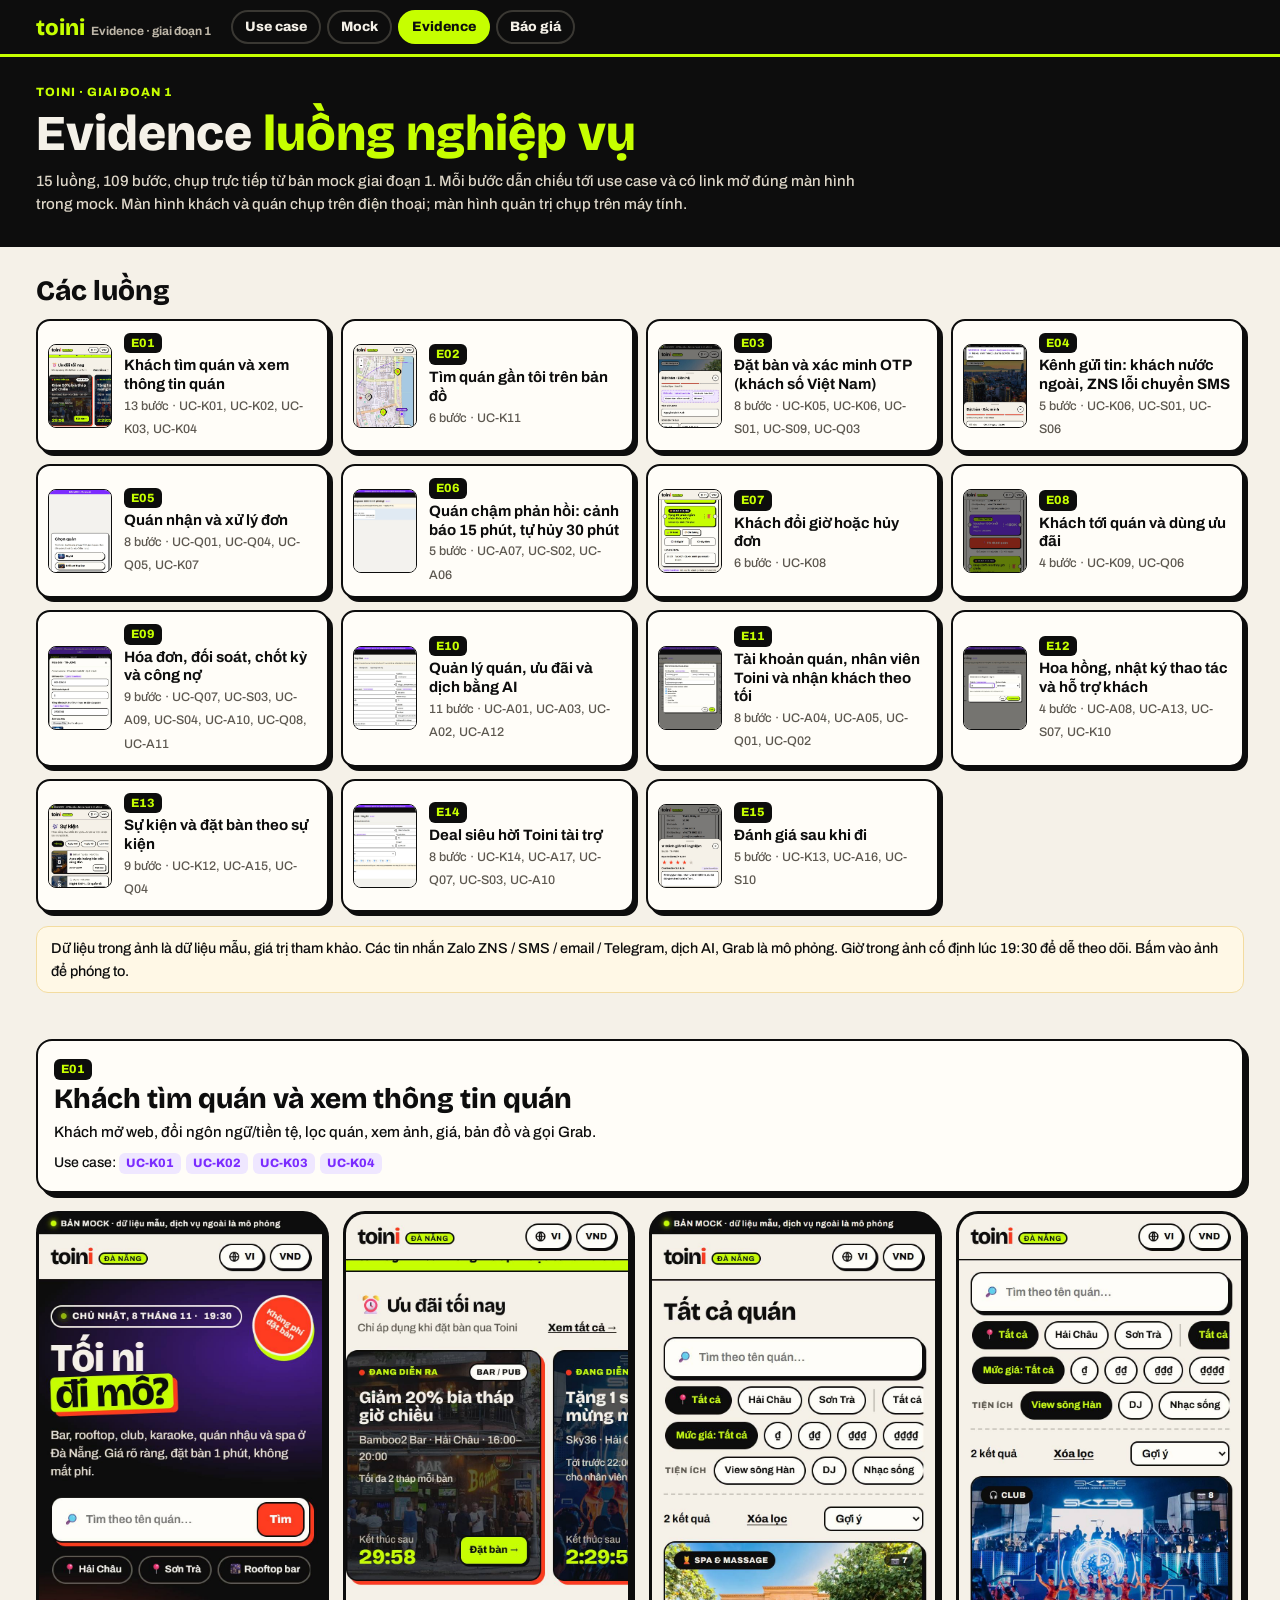
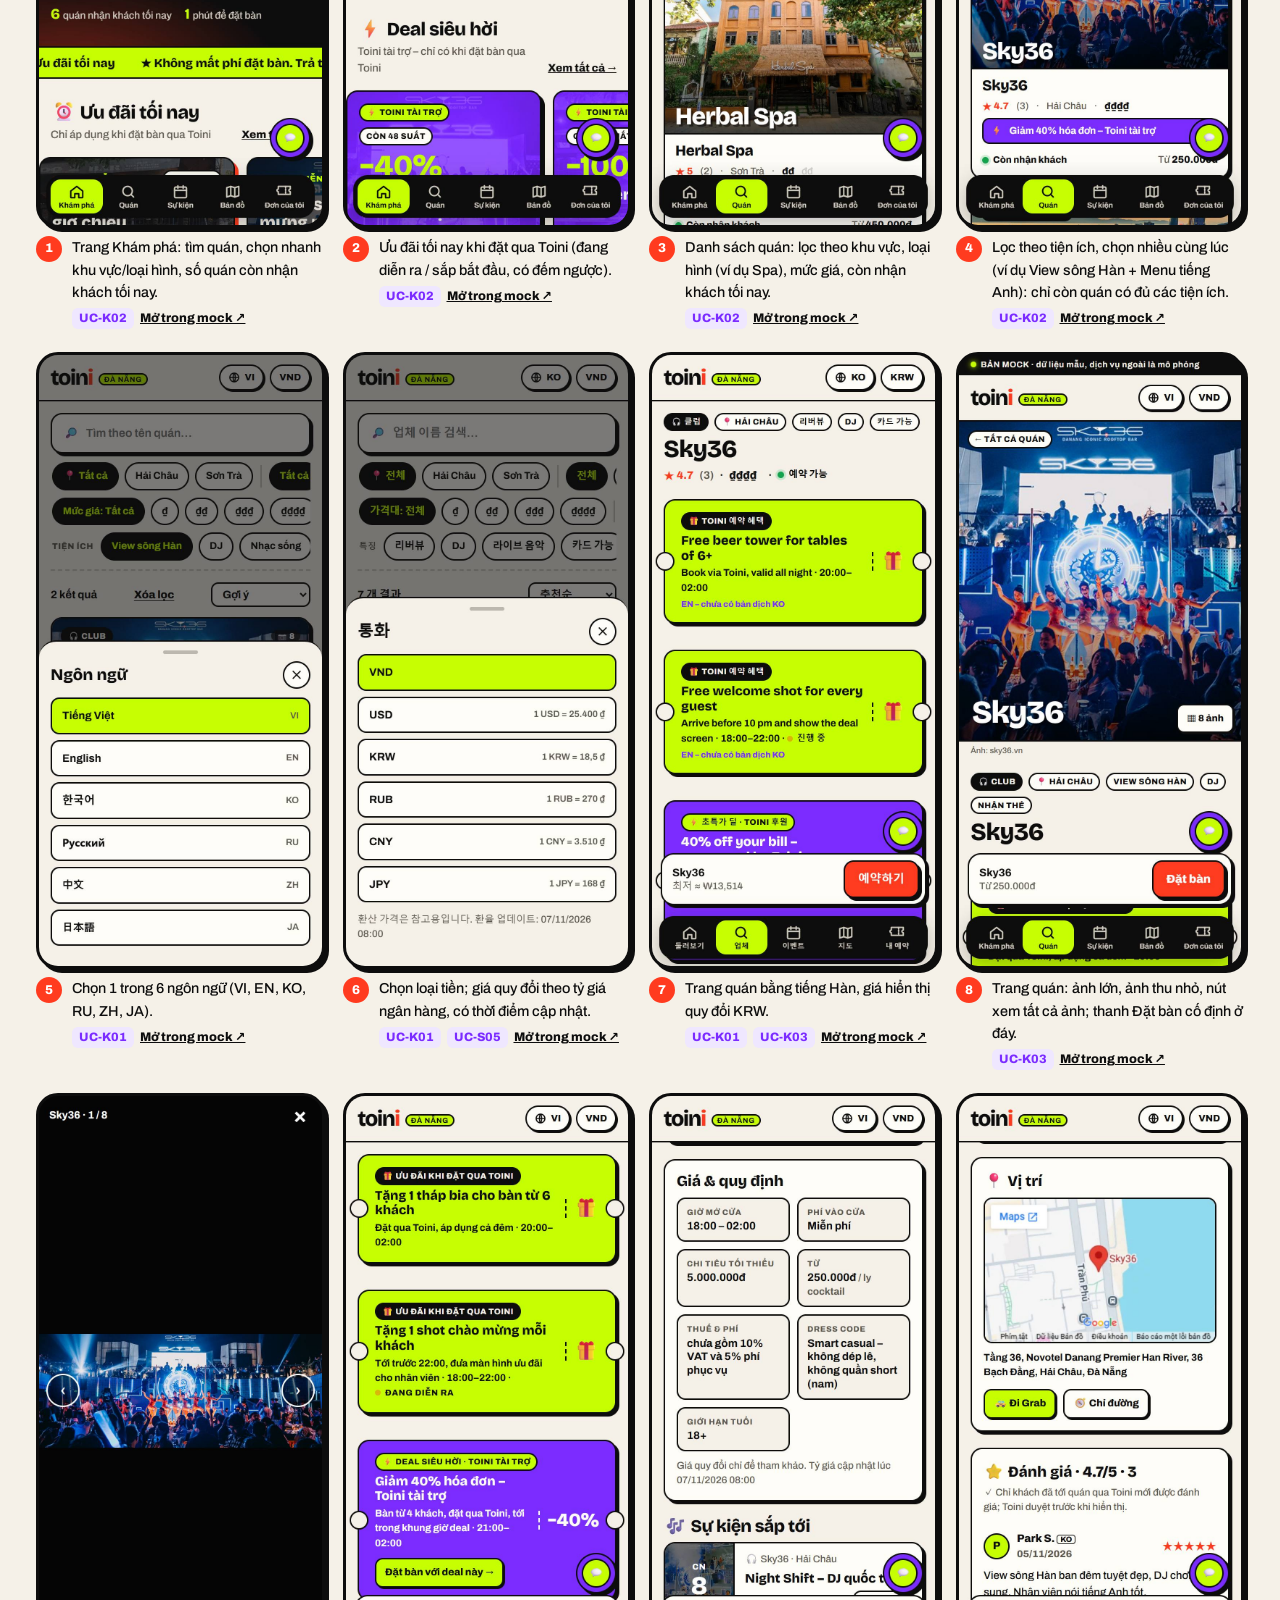
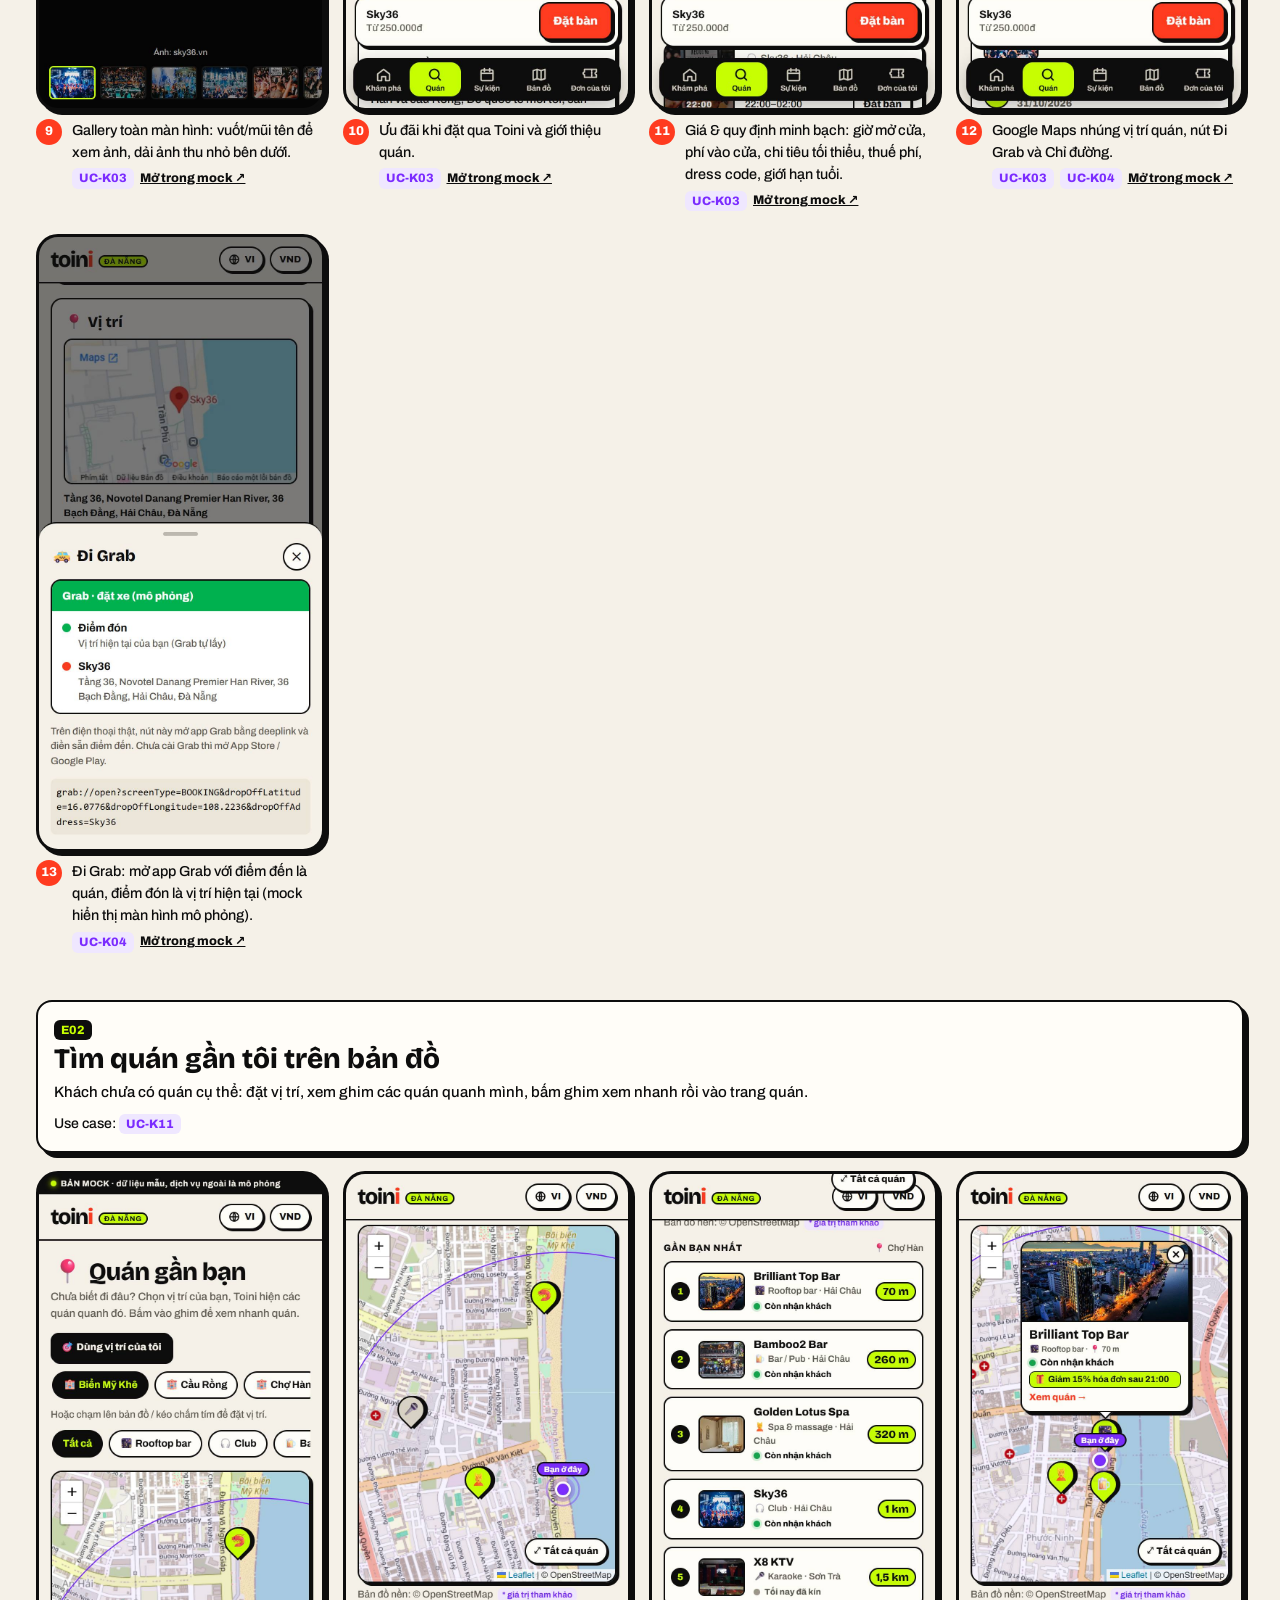
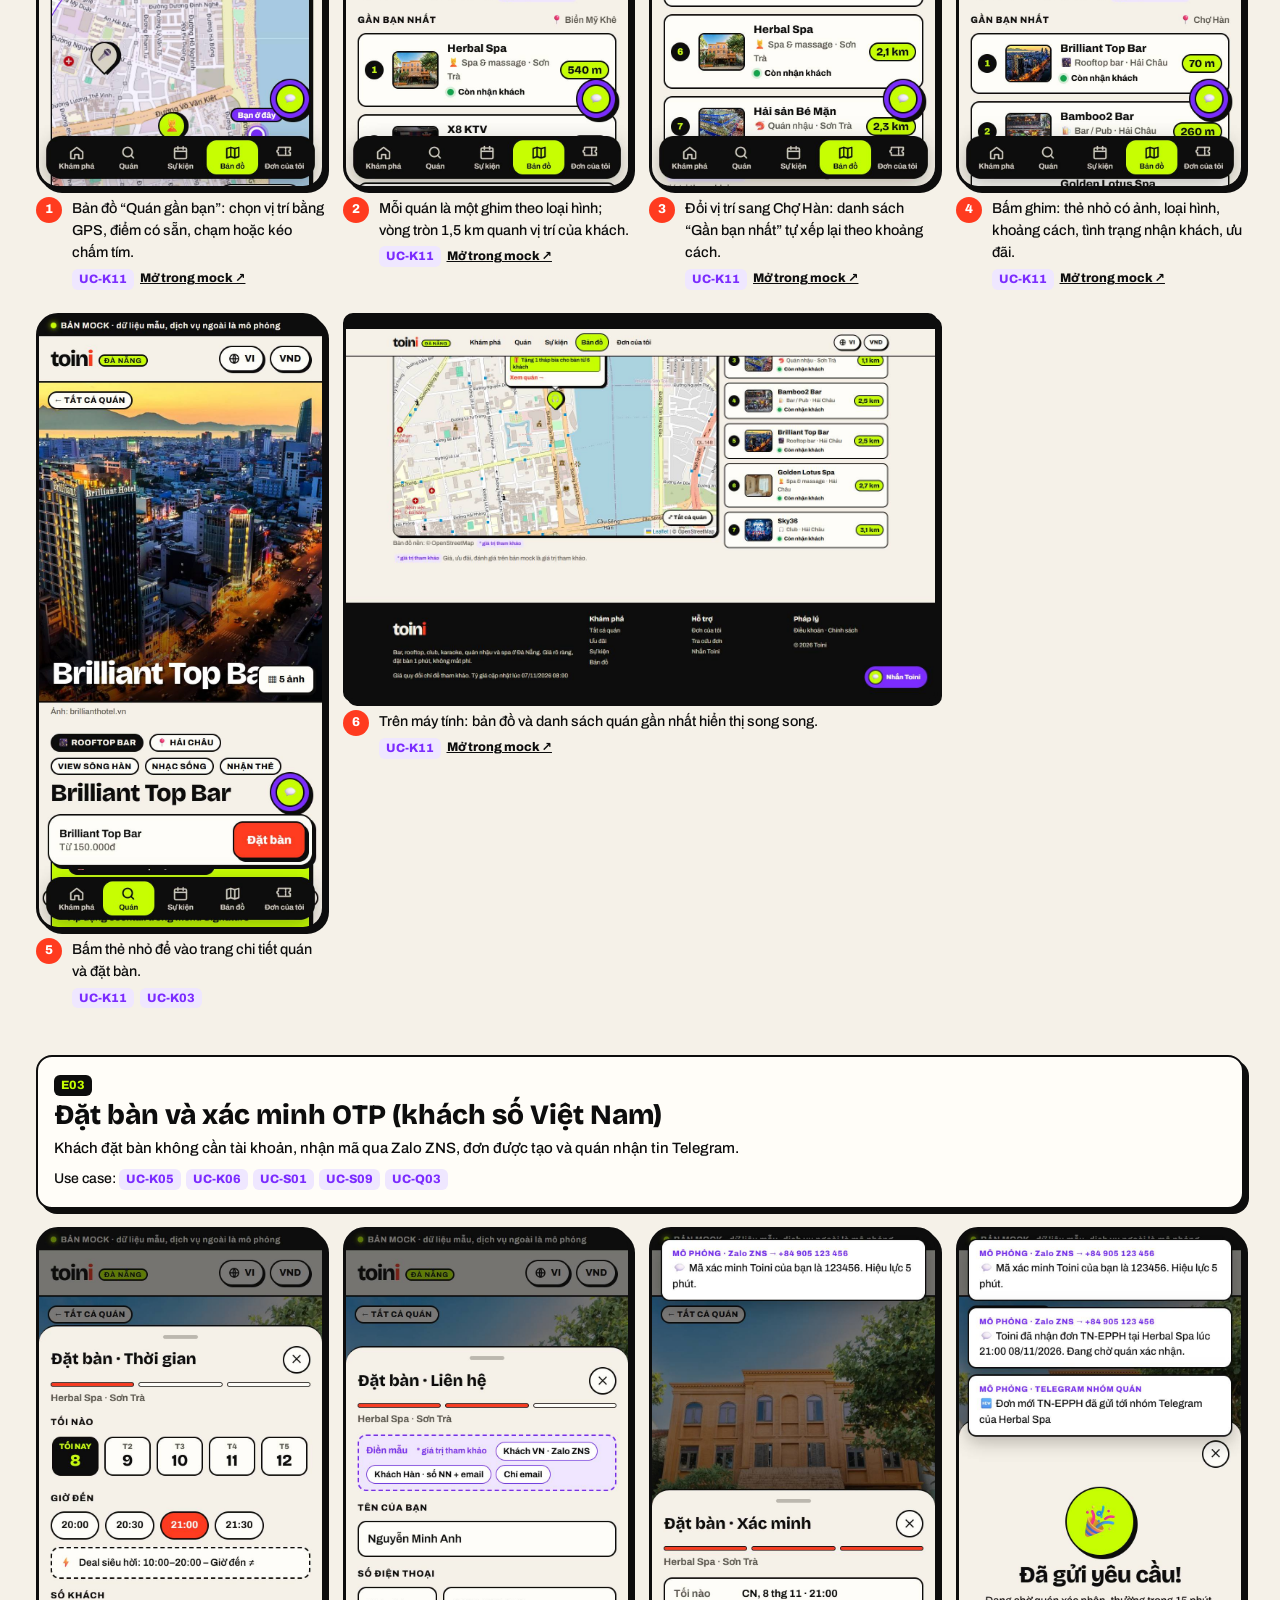
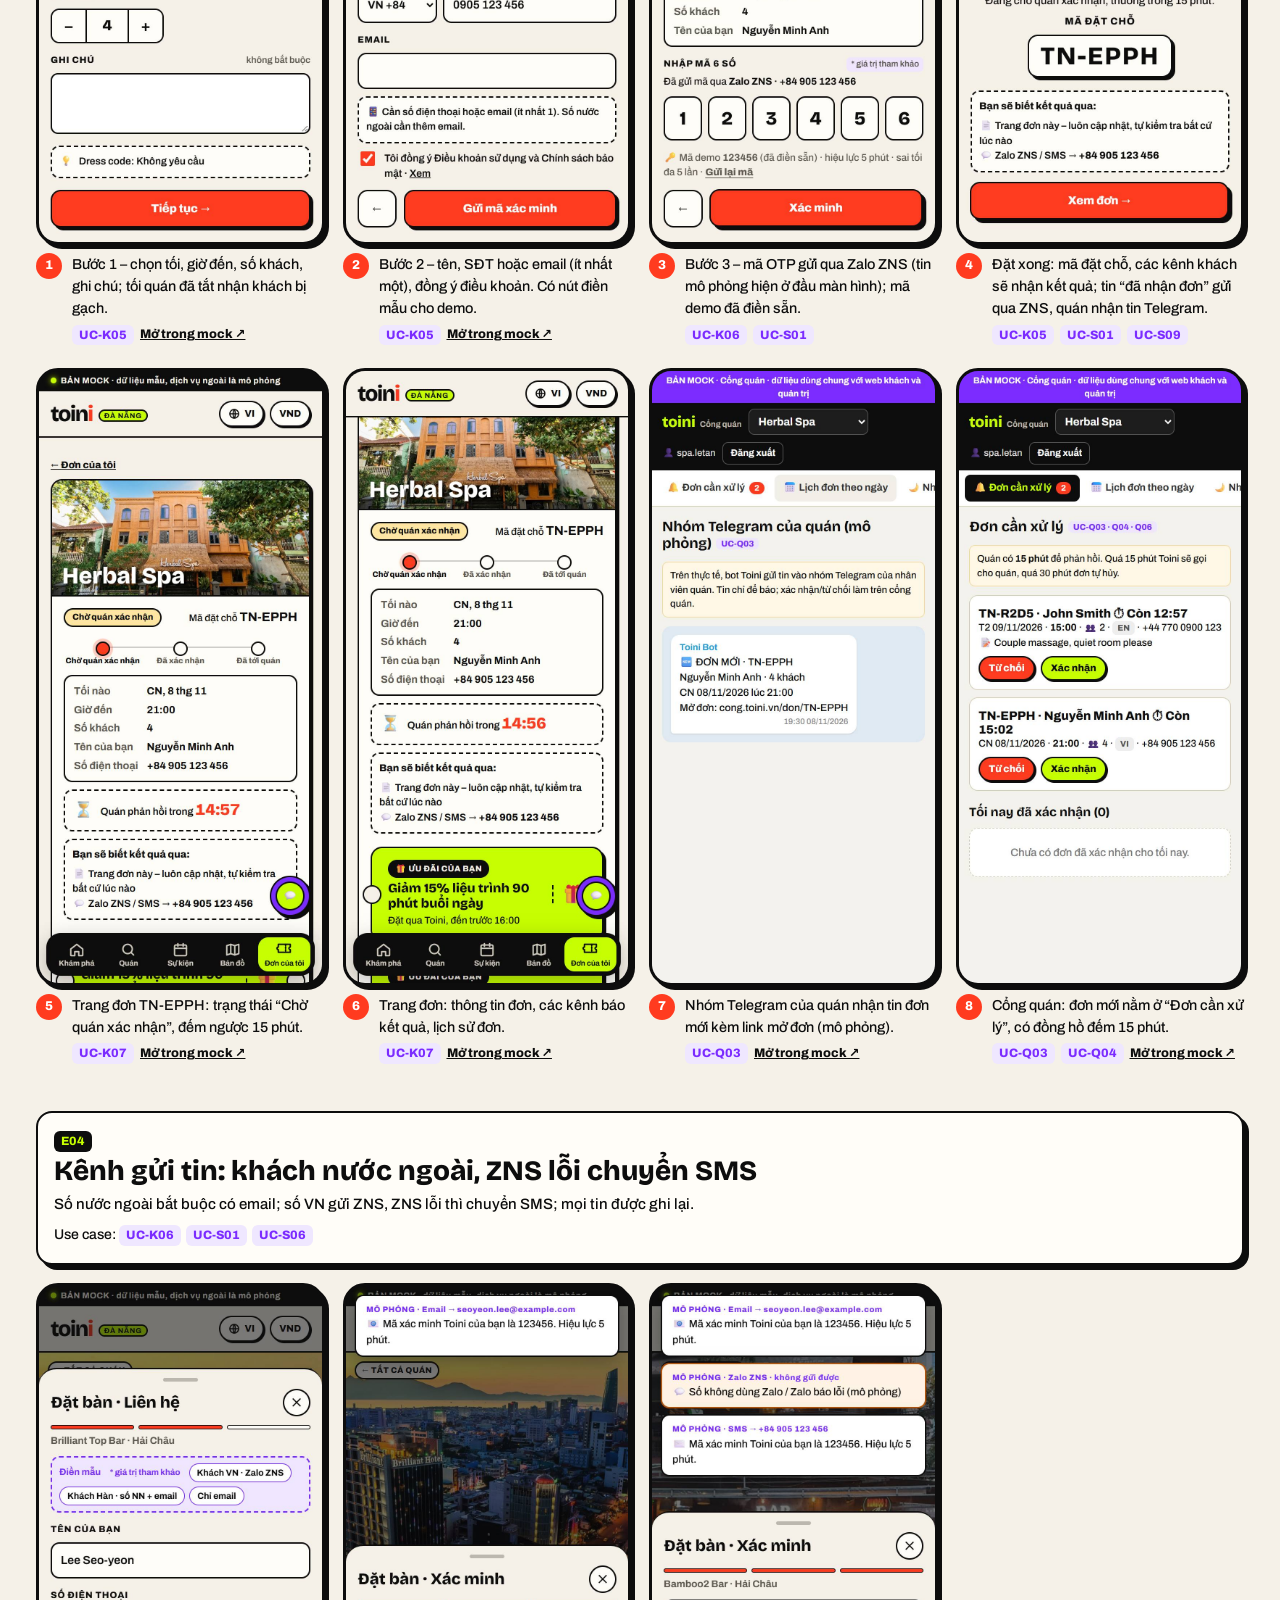
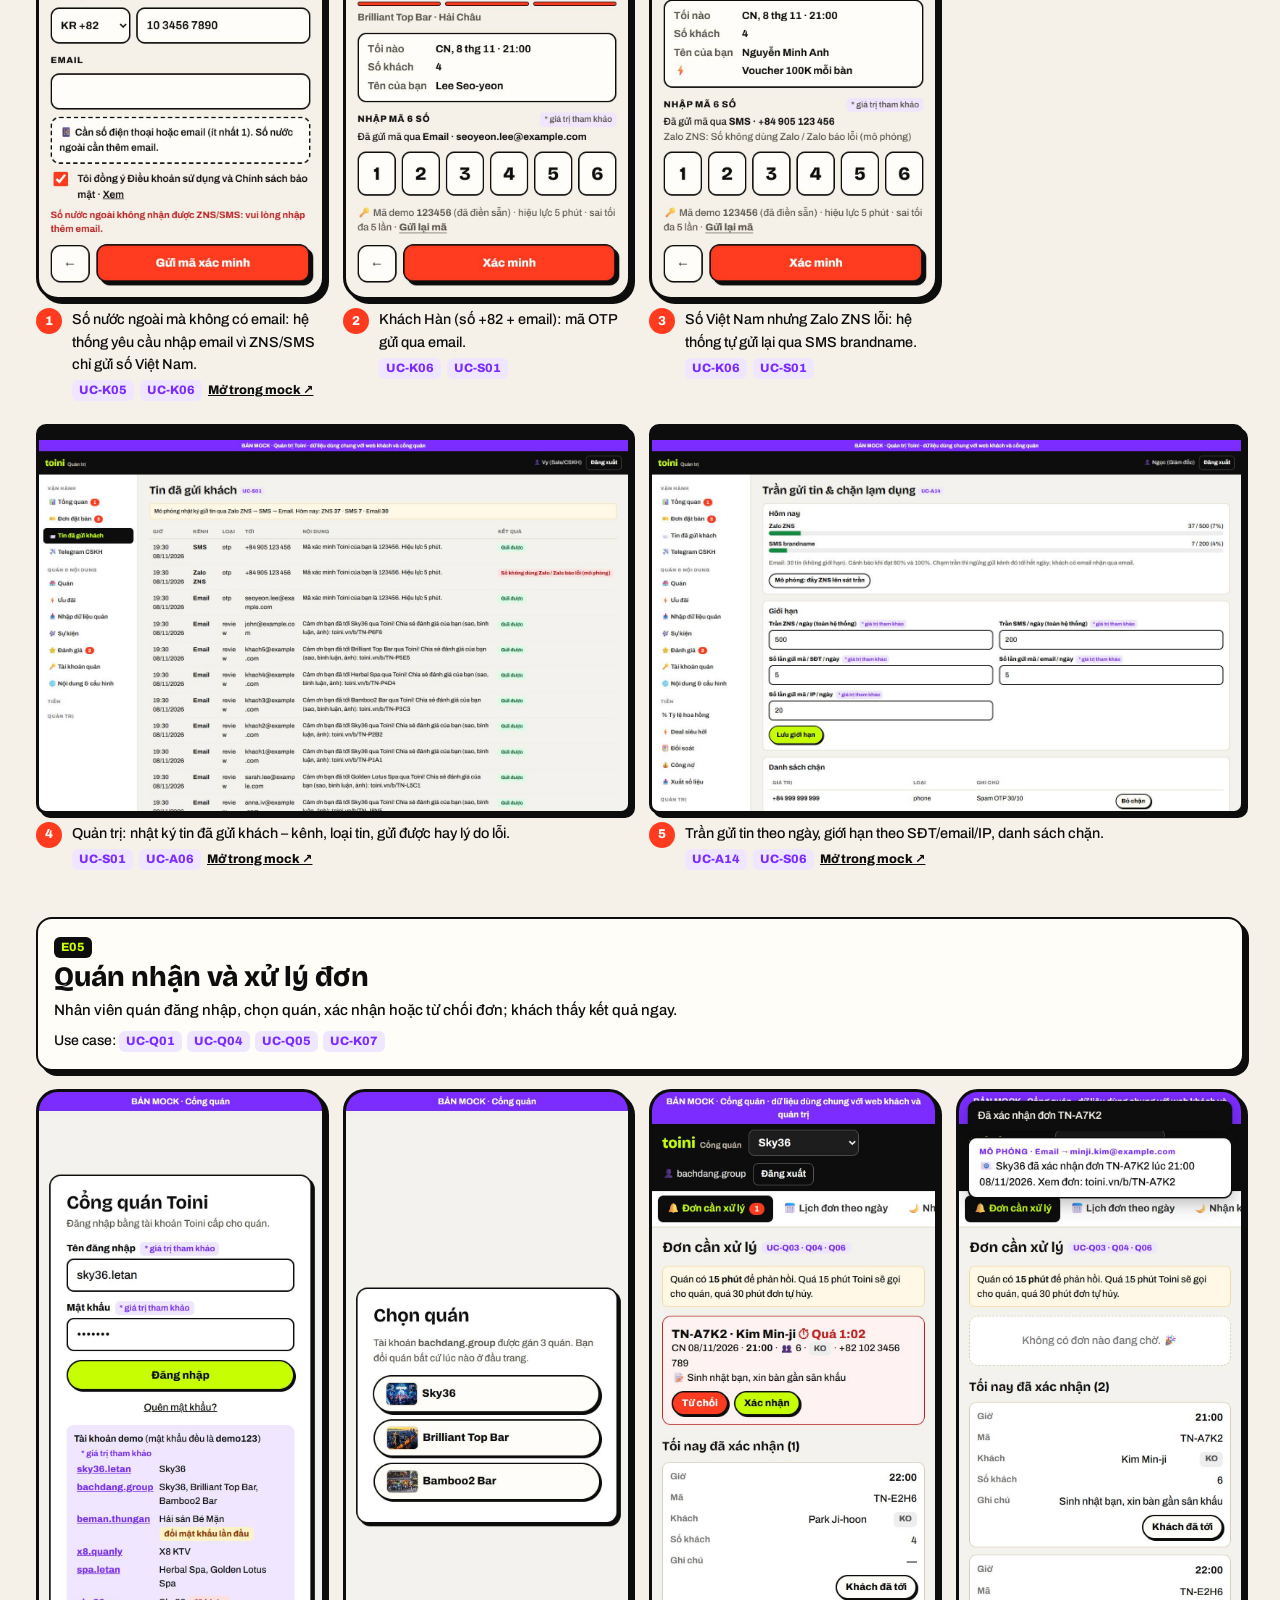
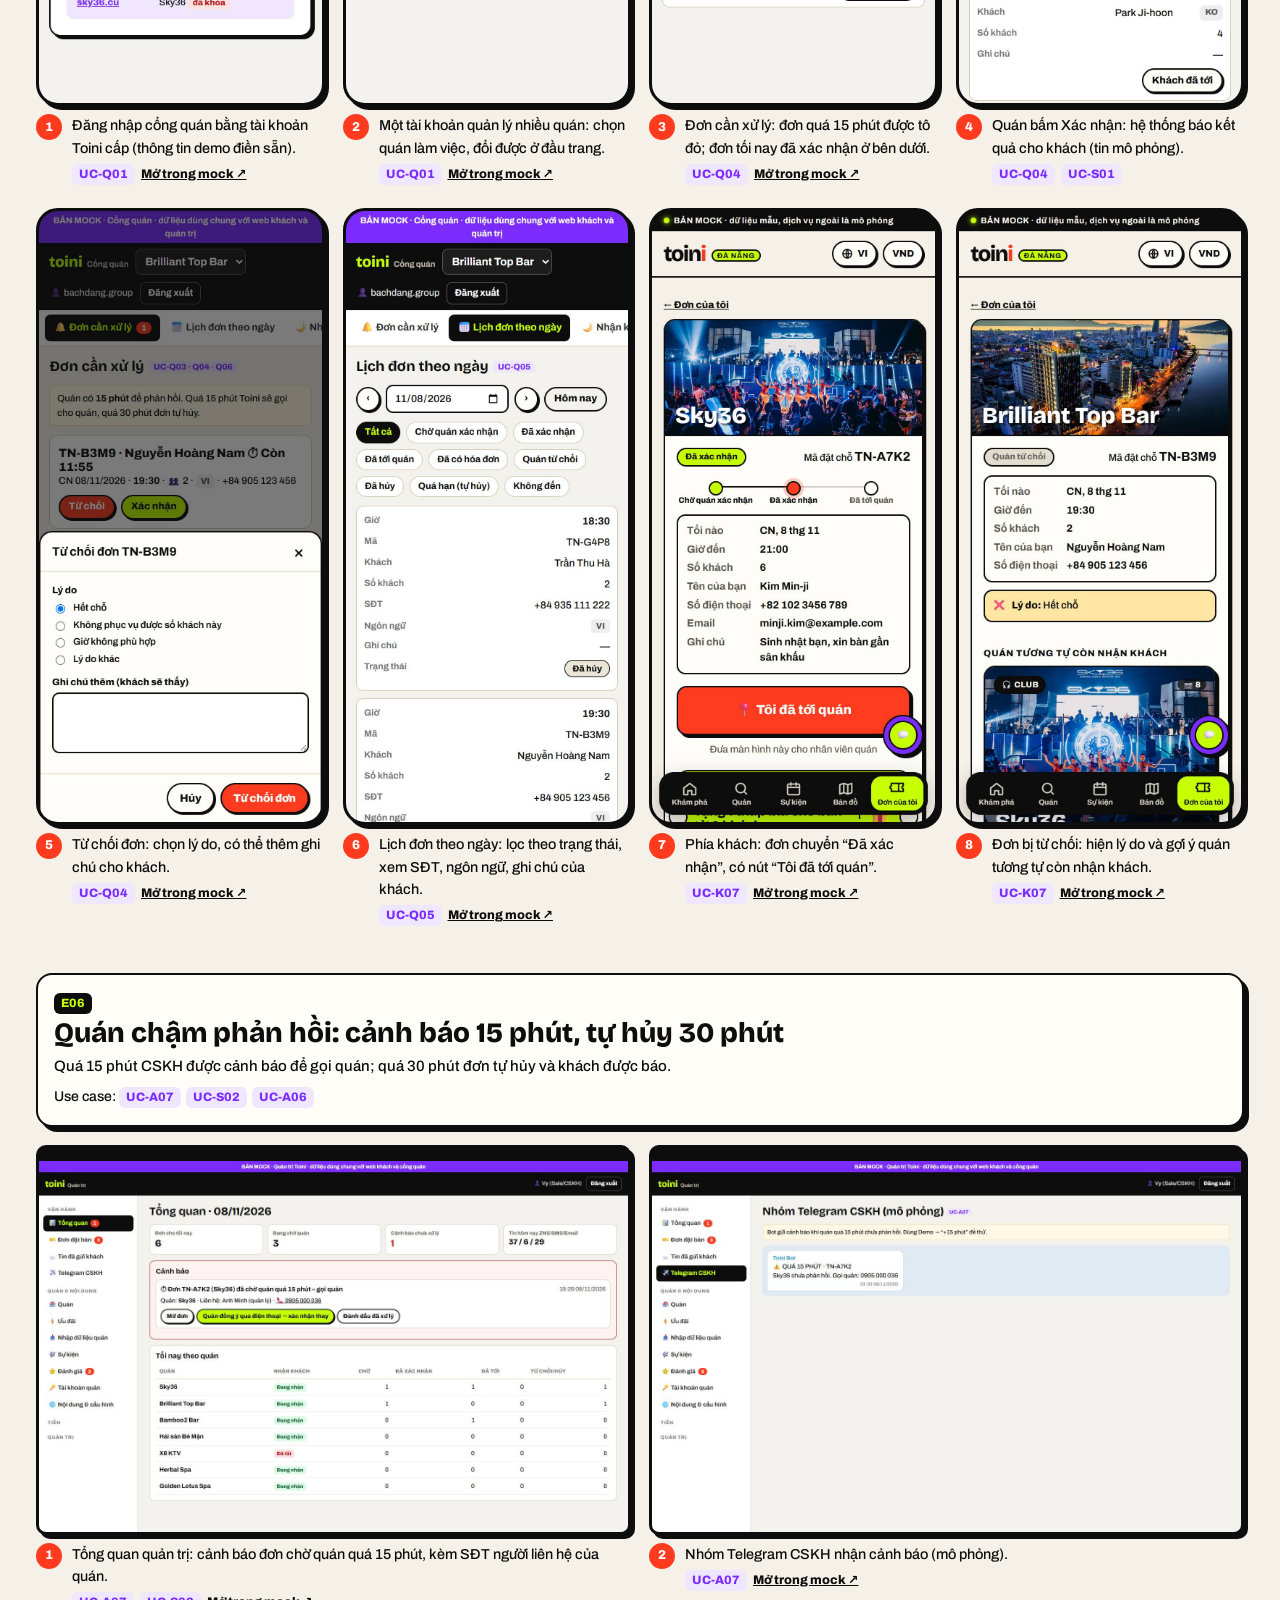
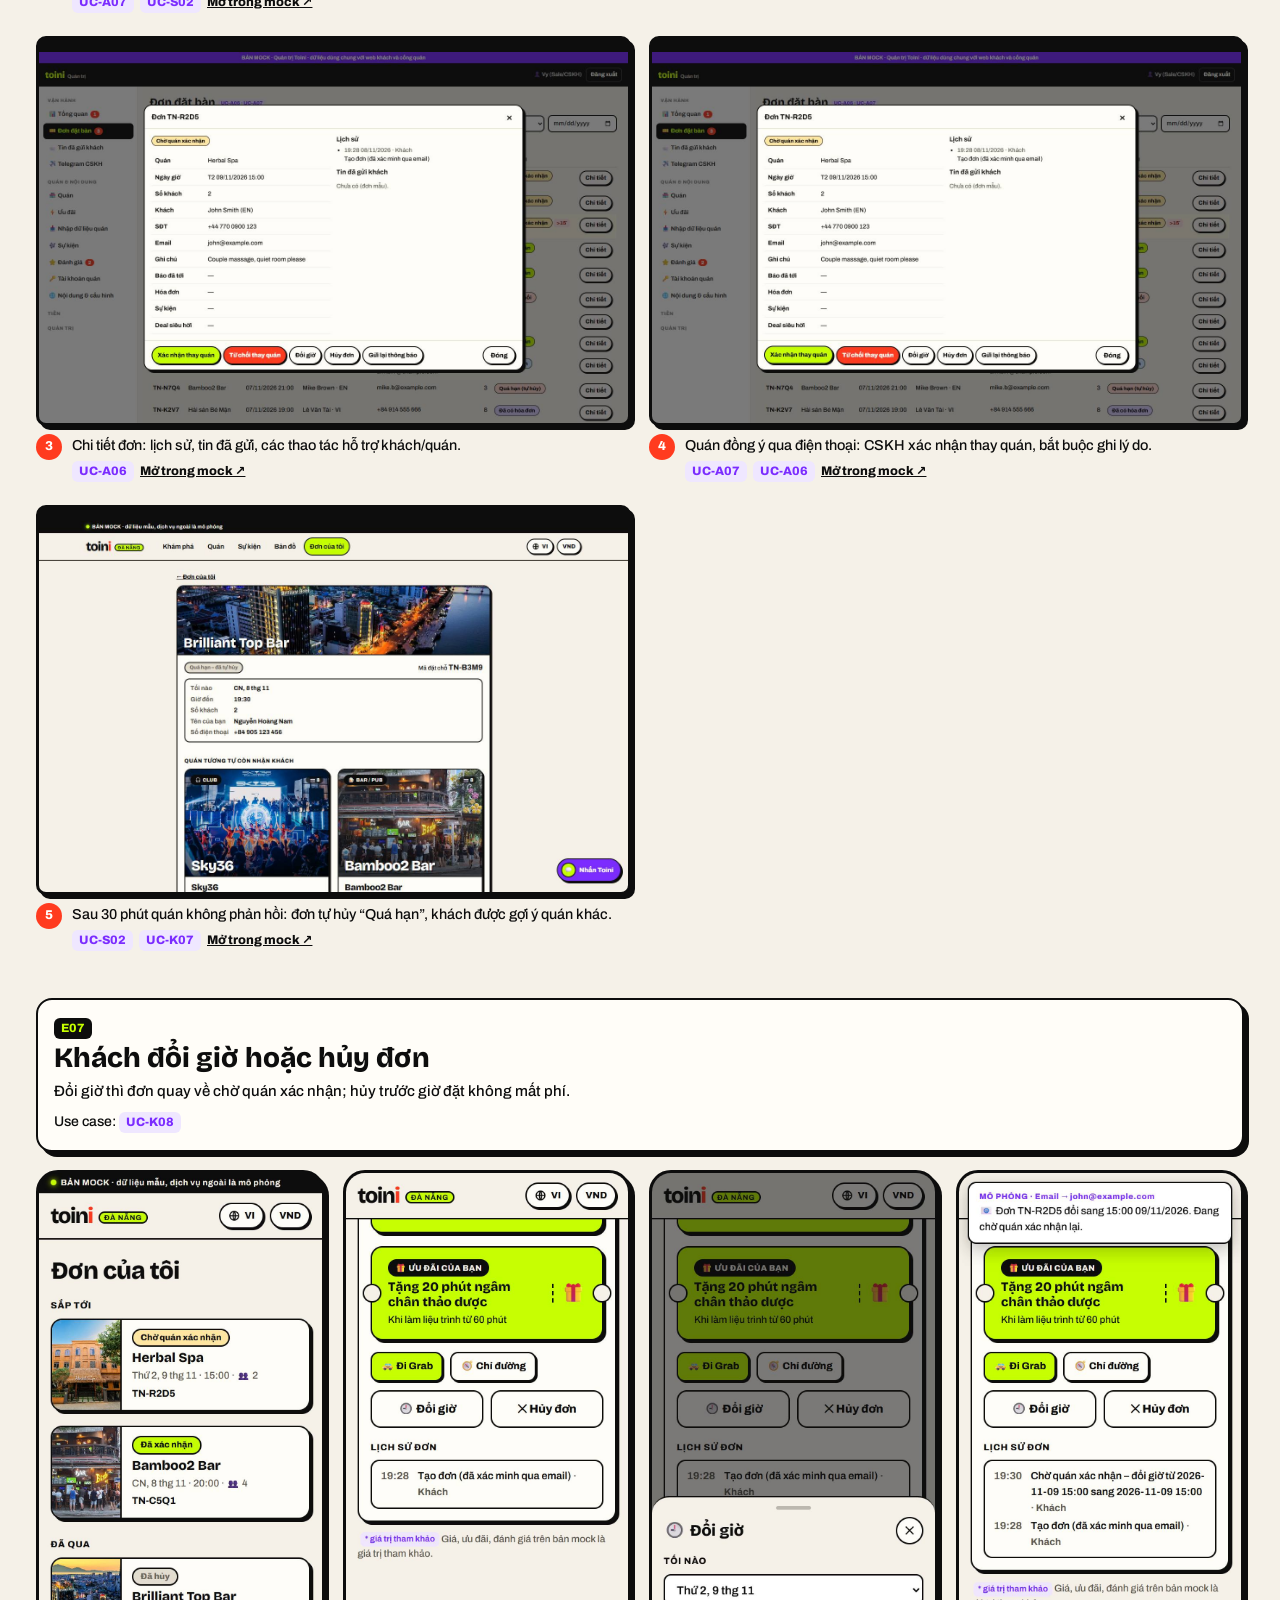
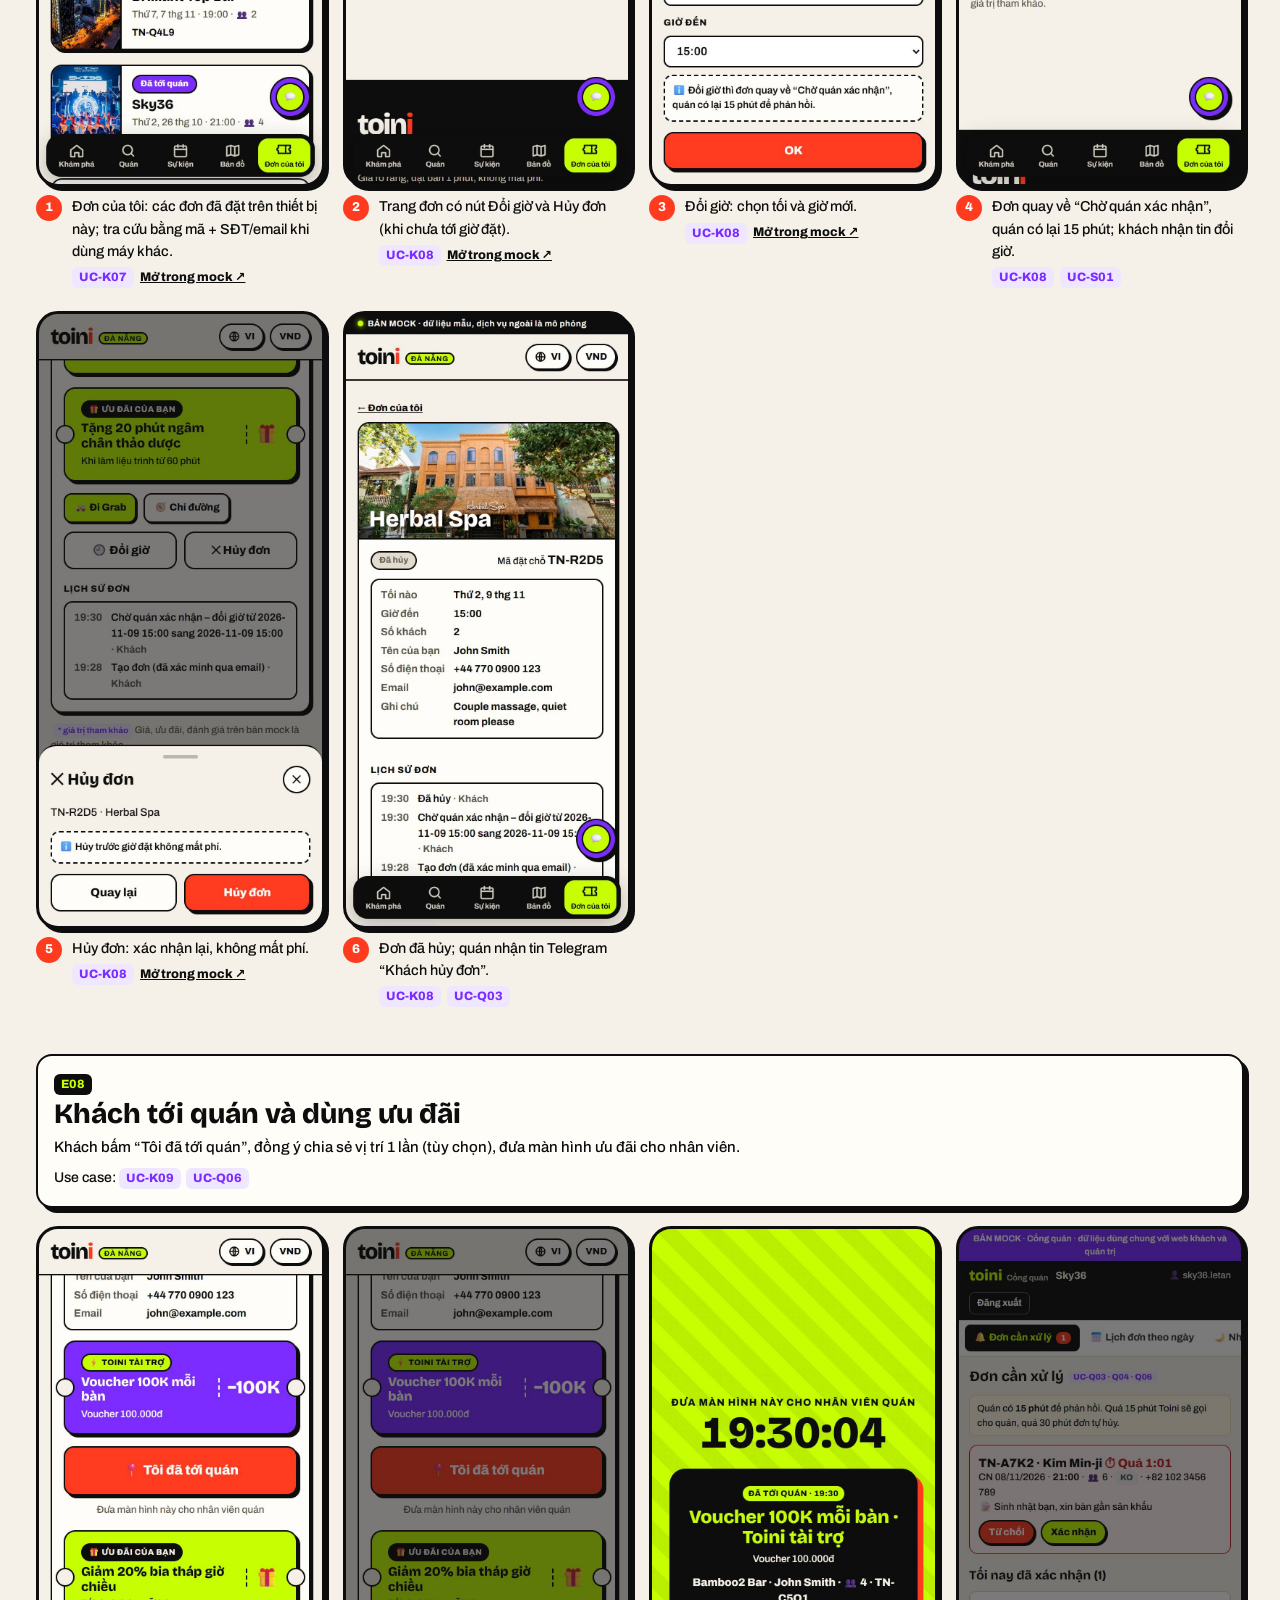
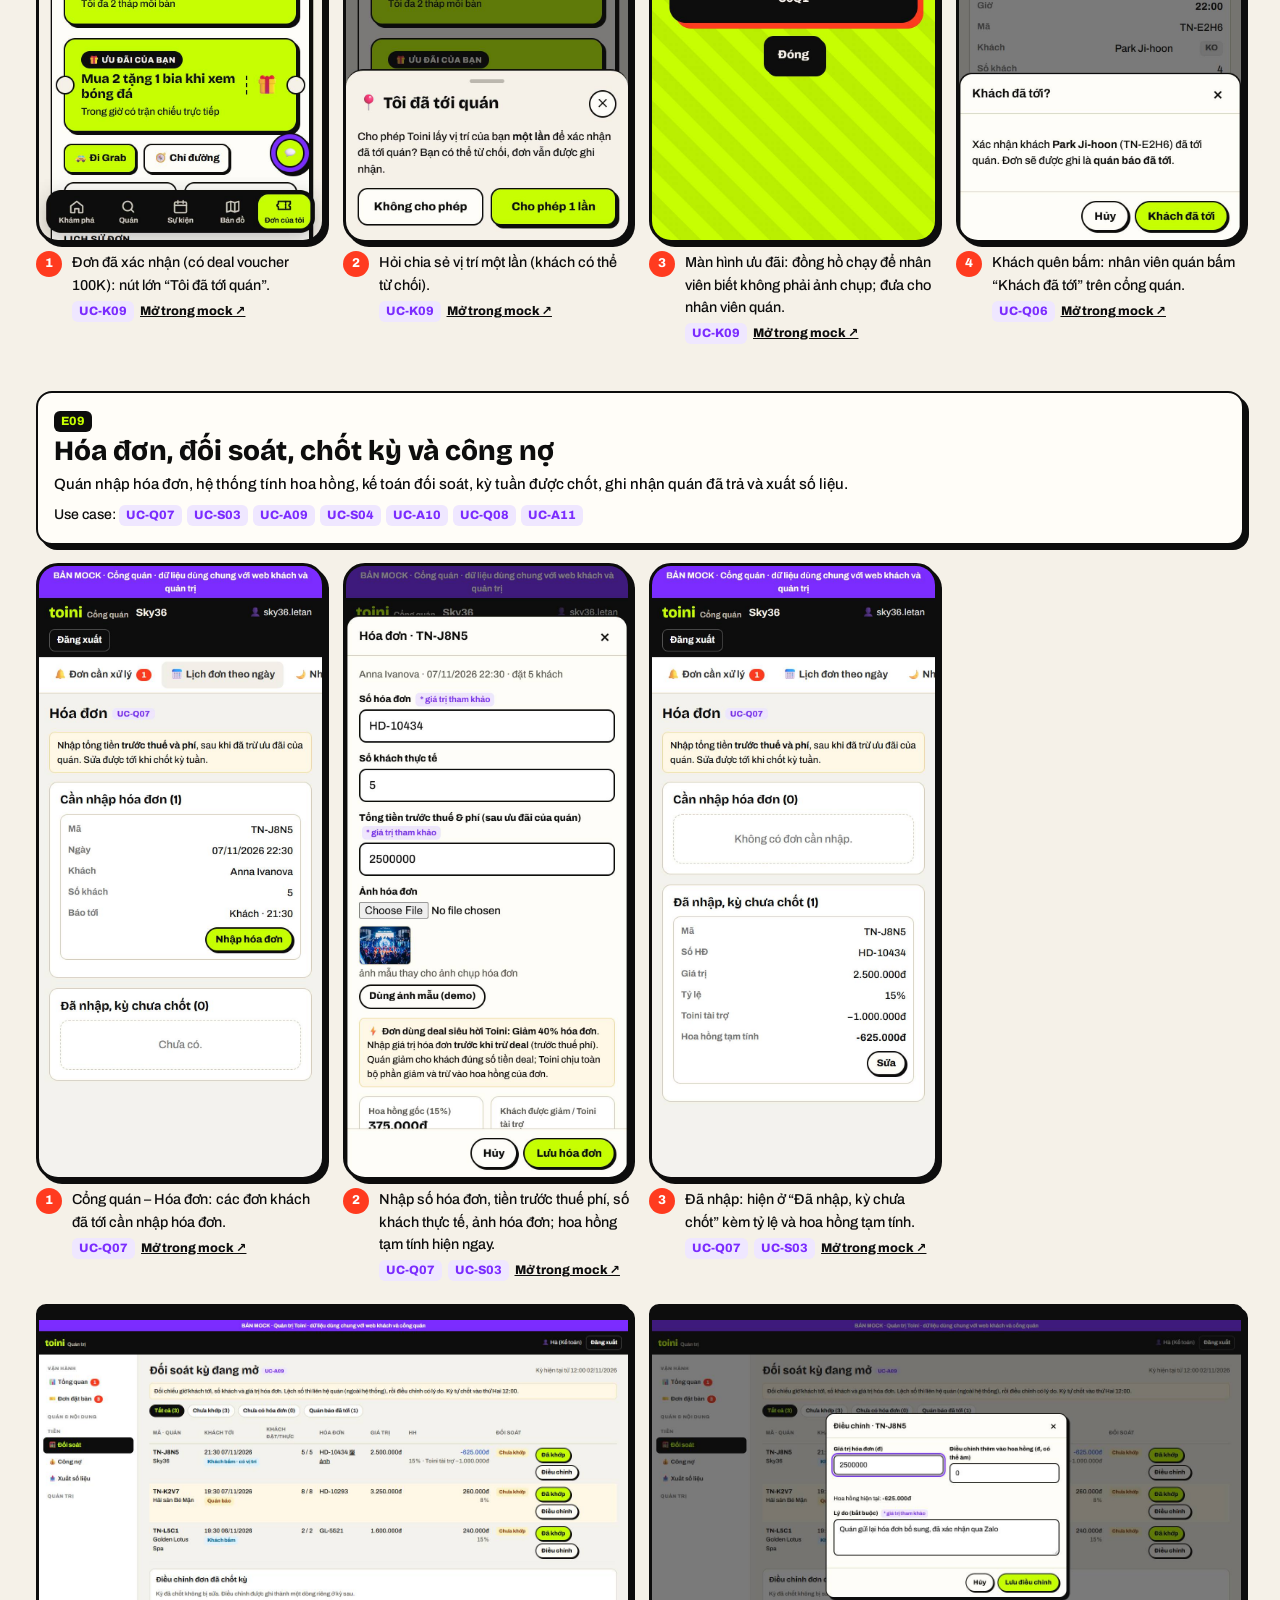
<file: evidence/index.html>
<!doctype html>
<html lang="vi">
<head>
<meta charset="utf-8">
<meta name="viewport" content="width=device-width, initial-scale=1">
<title>Evidence · Toini giai đoạn 1</title>
<link rel="preconnect" href="https://fonts.googleapis.com"><link rel="preconnect" href="https://fonts.gstatic.com" crossorigin>
<link href="https://fonts.googleapis.com/css2?family=Archivo:wght@400;500;600;700;800&family=Bricolage+Grotesque:opsz,wght@12..96,700;12..96,800&display=swap&subset=vietnamese" rel="stylesheet">
<style>
:root{--red:#FF3B1F;--ink:#0D0D0D;--cream:#F5F1E8;--lime:#C6FF00;--violet:#7B2CFF;--paper:#FFFDF8;--muted:#5d5850;--line:#d9cfb8}
*{box-sizing:border-box}html{scroll-behavior:smooth;scroll-padding-top:70px}
body{margin:0;background:var(--cream);color:var(--ink);font:500 15px/1.55 Archivo,system-ui,sans-serif;overflow-x:hidden}
a{color:inherit}.wrap{max-width:1240px;margin:0 auto;padding:0 16px}.muted{color:var(--muted)}
.top{position:sticky;top:0;z-index:20;background:var(--ink);color:var(--cream);border-bottom:3px solid var(--lime)}
.top .wrap{display:flex;flex-wrap:wrap;gap:8px 20px;align-items:center;min-height:54px}
.logo{font:800 1.4rem "Bricolage Grotesque",Archivo;color:var(--lime);text-decoration:none}.logo small{font:700 .75rem Archivo;color:#bdb6a8;margin-left:6px}
.top nav{display:flex;gap:6px;flex-wrap:wrap}.top nav a{font-weight:800;font-size:.85rem;text-decoration:none;border:2px solid #3a3833;border-radius:999px;padding:4px 12px}.top nav a:hover,.top nav a.on{background:var(--lime);color:var(--ink);border-color:var(--lime)}
.hero{background:var(--ink);color:var(--cream);padding:26px 0 30px}
.hero h1{font:800 clamp(30px,6vw,50px)/1.05 "Bricolage Grotesque",Archivo;margin:6px 0 10px}.hero h1 em{font-style:normal;color:var(--lime)}
.hero p{margin:0;max-width:820px;color:#ddd6c8}.k{font-size:.75rem;font-weight:800;letter-spacing:.08em;color:var(--lime)}
h2{font:800 clamp(21px,3vw,28px)/1.15 "Bricolage Grotesque",Archivo;margin:0}
section.blk{margin:28px 0}
.note{background:#fff8e6;border:1.5px solid #f3dca0;border-radius:12px;padding:10px 14px;font-size:.9rem;margin-top:14px}
.toc{display:grid;gap:12px;grid-template-columns:repeat(auto-fill,minmax(min(280px,100%),1fr));margin-top:12px}
.fcard{display:flex;gap:12px;align-items:center;background:var(--paper);border:2.5px solid var(--ink);border-radius:14px;box-shadow:4px 4px 0 var(--ink);padding:10px;text-decoration:none;min-width:0}
.fcard:hover{background:var(--lime)}
.fcard img{width:64px;height:84px;object-fit:cover;object-position:top;border-radius:8px;border:1.5px solid var(--ink);flex:none}
.fcard div{min-width:0}.fcard b{display:block;line-height:1.25}.fcard small{color:var(--muted);font-size:.78rem}
.fid{display:inline-block;background:var(--ink);color:var(--lime);font-weight:800;font-size:.75rem;border-radius:6px;padding:1px 7px;margin-bottom:3px}
.flow{margin:40px 0;padding-top:6px}
.fh{background:var(--paper);border:2.5px solid var(--ink);border-radius:16px;box-shadow:5px 5px 0 var(--ink);padding:16px}
.fh p{margin:6px 0 8px}.ucs{font-size:.88rem}
.uc{display:inline-block;font-weight:800;font-size:.76rem;background:#efe7ff;color:var(--violet);border-radius:6px;padding:1px 7px;text-decoration:none;margin:1px 2px 1px 0;white-space:nowrap}.uc:hover{background:var(--lime);color:var(--ink)}
.steps{display:grid;gap:22px 18px;margin-top:18px;grid-template-columns:repeat(auto-fill,minmax(min(230px,100%),1fr))}
.step{margin:0;display:flex;flex-direction:column;gap:8px;min-width:0}
.step.desktop{grid-column:span 2}@media(max-width:560px){.step.desktop{grid-column:auto}}
.frame{border:3px solid var(--ink);border-radius:22px;overflow:hidden;background:var(--ink);box-shadow:4px 4px 0 var(--ink)}
.step.desktop .frame{border-radius:10px;border-top-width:16px}
.zoom{display:block;width:100%;border:0;padding:0;background:none;cursor:zoom-in}
.zoom img{display:block;width:100%;height:auto}
.step.mobile .zoom img{aspect-ratio:390/844}.step.desktop .zoom img{aspect-ratio:1366/860}
figcaption{display:grid;grid-template-columns:auto minmax(0,1fr);gap:4px 10px;font-size:.9rem}
.sn{grid-row:span 2;width:26px;height:26px;border-radius:50%;background:var(--red);color:#fff;font-weight:800;font-size:.8rem;display:flex;align-items:center;justify-content:center}
.meta{display:flex;flex-wrap:wrap;gap:4px;align-items:center}
.open{font-size:.78rem;font-weight:800}
.card{background:var(--paper);border:2.5px solid var(--ink);border-radius:16px;padding:14px;overflow-x:auto}
table{border-collapse:collapse;width:100%;font-size:.9rem}td{border-bottom:1.5px solid var(--line);padding:6px 8px;vertical-align:top}
tr.grp td{background:var(--cream);font-weight:800}td.id{white-space:nowrap}
.ev{display:inline-block;font-size:.78rem;font-weight:700;border:1.5px solid var(--ink);border-radius:999px;padding:0 8px;margin:1px;text-decoration:none;background:#fff}.ev:hover{background:var(--lime)}
.lb{position:fixed;inset:0;z-index:50;background:rgba(5,5,5,.94);display:flex;align-items:center;justify-content:center;padding:16px;cursor:zoom-out}
.lb img{max-width:100%;max-height:100%;border-radius:10px}
:target.step .frame{box-shadow:0 0 0 4px var(--lime),4px 4px 0 var(--ink)}
footer{color:var(--muted);font-size:.84rem;padding:30px 0 50px}
</style>
<script src="../analytics.js" defer></script>
</head>
<body>
<header class="top"><div class="wrap"><a class="logo" href="#">toini<small>Evidence · giai đoạn 1</small></a><nav><a href="../usecase/index.html">Use case</a><a href="../mock/index.html">Mock</a><a class="on" href="#">Evidence</a><a href="../bao-gia/index.html">Báo giá</a></nav></div></header>
<div class="hero"><div class="wrap"><div class="k">TOINI · GIAI ĐOẠN 1</div><h1>Evidence <em>luồng nghiệp vụ</em></h1><p>15 luồng, 109 bước, chụp trực tiếp từ bản mock giai đoạn 1. Mỗi bước dẫn chiếu tới use case và có link mở đúng màn hình trong mock. Màn hình khách và quán chụp trên điện thoại; màn hình quản trị chụp trên máy tính.</p></div></div>
<div class="wrap">
<section class="blk"><h2>Các luồng</h2><div class="toc"><a class="fcard" href="#E01"><img loading="lazy" src="img/E01-02.jpg" alt=""><div><span class="fid">E01</span><b>Khách tìm quán và xem thông tin quán</b><small>13 bước · UC-K01, UC-K02, UC-K03, UC-K04</small></div></a><a class="fcard" href="#E02"><img loading="lazy" src="img/E02-02.jpg" alt=""><div><span class="fid">E02</span><b>Tìm quán gần tôi trên bản đồ</b><small>6 bước · UC-K11</small></div></a><a class="fcard" href="#E03"><img loading="lazy" src="img/E03-02.jpg" alt=""><div><span class="fid">E03</span><b>Đặt bàn và xác minh OTP (khách số Việt Nam)</b><small>8 bước · UC-K05, UC-K06, UC-S01, UC-S09, UC-Q03</small></div></a><a class="fcard" href="#E04"><img loading="lazy" src="img/E04-02.jpg" alt=""><div><span class="fid">E04</span><b>Kênh gửi tin: khách nước ngoài, ZNS lỗi chuyển SMS</b><small>5 bước · UC-K06, UC-S01, UC-S06</small></div></a><a class="fcard" href="#E05"><img loading="lazy" src="img/E05-02.jpg" alt=""><div><span class="fid">E05</span><b>Quán nhận và xử lý đơn</b><small>8 bước · UC-Q01, UC-Q04, UC-Q05, UC-K07</small></div></a><a class="fcard" href="#E06"><img loading="lazy" src="img/E06-02.jpg" alt=""><div><span class="fid">E06</span><b>Quán chậm phản hồi: cảnh báo 15 phút, tự hủy 30 phút</b><small>5 bước · UC-A07, UC-S02, UC-A06</small></div></a><a class="fcard" href="#E07"><img loading="lazy" src="img/E07-02.jpg" alt=""><div><span class="fid">E07</span><b>Khách đổi giờ hoặc hủy đơn</b><small>6 bước · UC-K08</small></div></a><a class="fcard" href="#E08"><img loading="lazy" src="img/E08-02.jpg" alt=""><div><span class="fid">E08</span><b>Khách tới quán và dùng ưu đãi</b><small>4 bước · UC-K09, UC-Q06</small></div></a><a class="fcard" href="#E09"><img loading="lazy" src="img/E09-02.jpg" alt=""><div><span class="fid">E09</span><b>Hóa đơn, đối soát, chốt kỳ và công nợ</b><small>9 bước · UC-Q07, UC-S03, UC-A09, UC-S04, UC-A10, UC-Q08, UC-A11</small></div></a><a class="fcard" href="#E10"><img loading="lazy" src="img/E10-02.jpg" alt=""><div><span class="fid">E10</span><b>Quản lý quán, ưu đãi và dịch bằng AI</b><small>11 bước · UC-A01, UC-A03, UC-A02, UC-A12</small></div></a><a class="fcard" href="#E11"><img loading="lazy" src="img/E11-02.jpg" alt=""><div><span class="fid">E11</span><b>Tài khoản quán, nhân viên Toini và nhận khách theo tối</b><small>8 bước · UC-A04, UC-A05, UC-Q01, UC-Q02</small></div></a><a class="fcard" href="#E12"><img loading="lazy" src="img/E12-02.jpg" alt=""><div><span class="fid">E12</span><b>Hoa hồng, nhật ký thao tác và hỗ trợ khách</b><small>4 bước · UC-A08, UC-A13, UC-S07, UC-K10</small></div></a><a class="fcard" href="#E13"><img loading="lazy" src="img/E13-02.jpg" alt=""><div><span class="fid">E13</span><b>Sự kiện và đặt bàn theo sự kiện</b><small>9 bước · UC-K12, UC-A15, UC-Q04</small></div></a><a class="fcard" href="#E14"><img loading="lazy" src="img/E14-02.jpg" alt=""><div><span class="fid">E14</span><b>Deal siêu hời Toini tài trợ</b><small>8 bước · UC-K14, UC-A17, UC-Q07, UC-S03, UC-A10</small></div></a><a class="fcard" href="#E15"><img loading="lazy" src="img/E15-02.jpg" alt=""><div><span class="fid">E15</span><b>Đánh giá sau khi đi</b><small>5 bước · UC-K13, UC-A16, UC-S10</small></div></a></div>
<div class="note">Dữ liệu trong ảnh là dữ liệu mẫu, giá trị tham khảo. Các tin nhắn Zalo ZNS / SMS / email / Telegram, dịch AI, Grab là mô phỏng. Giờ trong ảnh cố định lúc 19:30 để dễ theo dõi. Bấm vào ảnh để phóng to.</div></section>
<section class="flow" id="E01"><div class="fh"><span class="fid">E01</span><h2>Khách tìm quán và xem thông tin quán</h2><p>Khách mở web, đổi ngôn ngữ/tiền tệ, lọc quán, xem ảnh, giá, bản đồ và gọi Grab.</p><div class="ucs">Use case: <a class="uc" href="../usecase/khach.html#UC-K01" title="Chọn ngôn ngữ và loại tiền">UC-K01</a> <a class="uc" href="../usecase/khach.html#UC-K02" title="Xem trang chủ và tìm quán">UC-K02</a> <a class="uc" href="../usecase/khach.html#UC-K03" title="Xem chi tiết quán">UC-K03</a> <a class="uc" href="../usecase/khach.html#UC-K04" title="Đi tới quán bằng Grab hoặc Google Maps">UC-K04</a></div></div>
<div class="steps"><figure class="step mobile" id="E01-01"><div class="frame"><button class="zoom" data-src="img/E01-01.jpg" aria-label="Phóng to E01-01"><img loading="lazy" src="img/E01-01.jpg" alt="Trang Khám phá: tìm quán, chọn nhanh khu vực/loại hình, số quán còn nhận khách tối nay."></button></div><figcaption><span class="sn">1</span><span class="cap">Trang Khám phá: tìm quán, chọn nhanh khu vực/loại hình, số quán còn nhận khách tối nay.</span><span class="meta"><a class="uc" href="../usecase/khach.html#UC-K02" title="Xem trang chủ và tìm quán">UC-K02</a> <a class="open" href="../mock/khach/index.html#/" target="_blank" rel="noopener">Mở trong mock ↗</a></span></figcaption></figure><figure class="step mobile" id="E01-02"><div class="frame"><button class="zoom" data-src="img/E01-02.jpg" aria-label="Phóng to E01-02"><img loading="lazy" src="img/E01-02.jpg" alt="Ưu đãi tối nay khi đặt qua Toini (đang diễn ra / sắp bắt đầu, có đếm ngược)."></button></div><figcaption><span class="sn">2</span><span class="cap">Ưu đãi tối nay khi đặt qua Toini (đang diễn ra / sắp bắt đầu, có đếm ngược).</span><span class="meta"><a class="uc" href="../usecase/khach.html#UC-K02" title="Xem trang chủ và tìm quán">UC-K02</a> <a class="open" href="../mock/khach/index.html#/" target="_blank" rel="noopener">Mở trong mock ↗</a></span></figcaption></figure><figure class="step mobile" id="E01-03"><div class="frame"><button class="zoom" data-src="img/E01-03.jpg" aria-label="Phóng to E01-03"><img loading="lazy" src="img/E01-03.jpg" alt="Danh sách quán: lọc theo khu vực, loại hình (ví dụ Spa), mức giá, còn nhận khách tối nay."></button></div><figcaption><span class="sn">3</span><span class="cap">Danh sách quán: lọc theo khu vực, loại hình (ví dụ Spa), mức giá, còn nhận khách tối nay.</span><span class="meta"><a class="uc" href="../usecase/khach.html#UC-K02" title="Xem trang chủ và tìm quán">UC-K02</a> <a class="open" href="../mock/khach/index.html#/explore?type=spa" target="_blank" rel="noopener">Mở trong mock ↗</a></span></figcaption></figure><figure class="step mobile" id="E01-04"><div class="frame"><button class="zoom" data-src="img/E01-04.jpg" aria-label="Phóng to E01-04"><img loading="lazy" src="img/E01-04.jpg" alt="Lọc theo tiện ích, chọn nhiều cùng lúc (ví dụ View sông Hàn + Menu tiếng Anh): chỉ còn quán có đủ các tiện ích."></button></div><figcaption><span class="sn">4</span><span class="cap">Lọc theo tiện ích, chọn nhiều cùng lúc (ví dụ View sông Hàn + Menu tiếng Anh): chỉ còn quán có đủ các tiện ích.</span><span class="meta"><a class="uc" href="../usecase/khach.html#UC-K02" title="Xem trang chủ và tìm quán">UC-K02</a> <a class="open" href="../mock/khach/index.html#/explore?tags=view,en_menu" target="_blank" rel="noopener">Mở trong mock ↗</a></span></figcaption></figure><figure class="step mobile" id="E01-05"><div class="frame"><button class="zoom" data-src="img/E01-05.jpg" aria-label="Phóng to E01-05"><img loading="lazy" src="img/E01-05.jpg" alt="Chọn 1 trong 6 ngôn ngữ (VI, EN, KO, RU, ZH, JA)."></button></div><figcaption><span class="sn">5</span><span class="cap">Chọn 1 trong 6 ngôn ngữ (VI, EN, KO, RU, ZH, JA).</span><span class="meta"><a class="uc" href="../usecase/khach.html#UC-K01" title="Chọn ngôn ngữ và loại tiền">UC-K01</a> <a class="open" href="../mock/khach/index.html#/" target="_blank" rel="noopener">Mở trong mock ↗</a></span></figcaption></figure><figure class="step mobile" id="E01-06"><div class="frame"><button class="zoom" data-src="img/E01-06.jpg" aria-label="Phóng to E01-06"><img loading="lazy" src="img/E01-06.jpg" alt="Chọn loại tiền; giá quy đổi theo tỷ giá ngân hàng, có thời điểm cập nhật."></button></div><figcaption><span class="sn">6</span><span class="cap">Chọn loại tiền; giá quy đổi theo tỷ giá ngân hàng, có thời điểm cập nhật.</span><span class="meta"><a class="uc" href="../usecase/khach.html#UC-K01" title="Chọn ngôn ngữ và loại tiền">UC-K01</a> <a class="uc" href="../usecase/tu-dong.html#UC-S05" title="Cập nhật tỷ giá">UC-S05</a> <a class="open" href="../mock/khach/index.html#/" target="_blank" rel="noopener">Mở trong mock ↗</a></span></figcaption></figure><figure class="step mobile" id="E01-07"><div class="frame"><button class="zoom" data-src="img/E01-07.jpg" aria-label="Phóng to E01-07"><img loading="lazy" src="img/E01-07.jpg" alt="Trang quán bằng tiếng Hàn, giá hiển thị quy đổi KRW."></button></div><figcaption><span class="sn">7</span><span class="cap">Trang quán bằng tiếng Hàn, giá hiển thị quy đổi KRW.</span><span class="meta"><a class="uc" href="../usecase/khach.html#UC-K01" title="Chọn ngôn ngữ và loại tiền">UC-K01</a> <a class="uc" href="../usecase/khach.html#UC-K03" title="Xem chi tiết quán">UC-K03</a> <a class="open" href="../mock/khach/index.html#/v/sky36" target="_blank" rel="noopener">Mở trong mock ↗</a></span></figcaption></figure><figure class="step mobile" id="E01-08"><div class="frame"><button class="zoom" data-src="img/E01-08.jpg" aria-label="Phóng to E01-08"><img loading="lazy" src="img/E01-08.jpg" alt="Trang quán: ảnh lớn, ảnh thu nhỏ, nút xem tất cả ảnh; thanh Đặt bàn cố định ở đáy."></button></div><figcaption><span class="sn">8</span><span class="cap">Trang quán: ảnh lớn, ảnh thu nhỏ, nút xem tất cả ảnh; thanh Đặt bàn cố định ở đáy.</span><span class="meta"><a class="uc" href="../usecase/khach.html#UC-K03" title="Xem chi tiết quán">UC-K03</a> <a class="open" href="../mock/khach/index.html#/v/sky36" target="_blank" rel="noopener">Mở trong mock ↗</a></span></figcaption></figure><figure class="step mobile" id="E01-09"><div class="frame"><button class="zoom" data-src="img/E01-09.jpg" aria-label="Phóng to E01-09"><img loading="lazy" src="img/E01-09.jpg" alt="Gallery toàn màn hình: vuốt/mũi tên để xem ảnh, dải ảnh thu nhỏ bên dưới."></button></div><figcaption><span class="sn">9</span><span class="cap">Gallery toàn màn hình: vuốt/mũi tên để xem ảnh, dải ảnh thu nhỏ bên dưới.</span><span class="meta"><a class="uc" href="../usecase/khach.html#UC-K03" title="Xem chi tiết quán">UC-K03</a> <a class="open" href="../mock/khach/index.html#/v/sky36" target="_blank" rel="noopener">Mở trong mock ↗</a></span></figcaption></figure><figure class="step mobile" id="E01-10"><div class="frame"><button class="zoom" data-src="img/E01-10.jpg" aria-label="Phóng to E01-10"><img loading="lazy" src="img/E01-10.jpg" alt="Ưu đãi khi đặt qua Toini và giới thiệu quán."></button></div><figcaption><span class="sn">10</span><span class="cap">Ưu đãi khi đặt qua Toini và giới thiệu quán.</span><span class="meta"><a class="uc" href="../usecase/khach.html#UC-K03" title="Xem chi tiết quán">UC-K03</a> <a class="open" href="../mock/khach/index.html#/v/sky36" target="_blank" rel="noopener">Mở trong mock ↗</a></span></figcaption></figure><figure class="step mobile" id="E01-11"><div class="frame"><button class="zoom" data-src="img/E01-11.jpg" aria-label="Phóng to E01-11"><img loading="lazy" src="img/E01-11.jpg" alt="Giá &amp; quy định minh bạch: giờ mở cửa, phí vào cửa, chi tiêu tối thiểu, thuế phí, dress code, giới hạn tuổi."></button></div><figcaption><span class="sn">11</span><span class="cap">Giá &amp; quy định minh bạch: giờ mở cửa, phí vào cửa, chi tiêu tối thiểu, thuế phí, dress code, giới hạn tuổi.</span><span class="meta"><a class="uc" href="../usecase/khach.html#UC-K03" title="Xem chi tiết quán">UC-K03</a> <a class="open" href="../mock/khach/index.html#/v/sky36" target="_blank" rel="noopener">Mở trong mock ↗</a></span></figcaption></figure><figure class="step mobile" id="E01-12"><div class="frame"><button class="zoom" data-src="img/E01-12.jpg" aria-label="Phóng to E01-12"><img loading="lazy" src="img/E01-12.jpg" alt="Google Maps nhúng vị trí quán, nút Đi Grab và Chỉ đường."></button></div><figcaption><span class="sn">12</span><span class="cap">Google Maps nhúng vị trí quán, nút Đi Grab và Chỉ đường.</span><span class="meta"><a class="uc" href="../usecase/khach.html#UC-K03" title="Xem chi tiết quán">UC-K03</a> <a class="uc" href="../usecase/khach.html#UC-K04" title="Đi tới quán bằng Grab hoặc Google Maps">UC-K04</a> <a class="open" href="../mock/khach/index.html#/v/sky36" target="_blank" rel="noopener">Mở trong mock ↗</a></span></figcaption></figure><figure class="step mobile" id="E01-13"><div class="frame"><button class="zoom" data-src="img/E01-13.jpg" aria-label="Phóng to E01-13"><img loading="lazy" src="img/E01-13.jpg" alt="Đi Grab: mở app Grab với điểm đến là quán, điểm đón là vị trí hiện tại (mock hiển thị màn hình mô phỏng)."></button></div><figcaption><span class="sn">13</span><span class="cap">Đi Grab: mở app Grab với điểm đến là quán, điểm đón là vị trí hiện tại (mock hiển thị màn hình mô phỏng).</span><span class="meta"><a class="uc" href="../usecase/khach.html#UC-K04" title="Đi tới quán bằng Grab hoặc Google Maps">UC-K04</a> <a class="open" href="../mock/khach/index.html#/v/sky36" target="_blank" rel="noopener">Mở trong mock ↗</a></span></figcaption></figure></div></section><section class="flow" id="E02"><div class="fh"><span class="fid">E02</span><h2>Tìm quán gần tôi trên bản đồ</h2><p>Khách chưa có quán cụ thể: đặt vị trí, xem ghim các quán quanh mình, bấm ghim xem nhanh rồi vào trang quán.</p><div class="ucs">Use case: <a class="uc" href="../usecase/khach.html#UC-K11" title="Tìm quán gần tôi trên bản đồ">UC-K11</a></div></div>
<div class="steps"><figure class="step mobile" id="E02-01"><div class="frame"><button class="zoom" data-src="img/E02-01.jpg" aria-label="Phóng to E02-01"><img loading="lazy" src="img/E02-01.jpg" alt="Bản đồ “Quán gần bạn”: chọn vị trí bằng GPS, điểm có sẵn, chạm hoặc kéo chấm tím."></button></div><figcaption><span class="sn">1</span><span class="cap">Bản đồ “Quán gần bạn”: chọn vị trí bằng GPS, điểm có sẵn, chạm hoặc kéo chấm tím.</span><span class="meta"><a class="uc" href="../usecase/khach.html#UC-K11" title="Tìm quán gần tôi trên bản đồ">UC-K11</a> <a class="open" href="../mock/khach/index.html#/map" target="_blank" rel="noopener">Mở trong mock ↗</a></span></figcaption></figure><figure class="step mobile" id="E02-02"><div class="frame"><button class="zoom" data-src="img/E02-02.jpg" aria-label="Phóng to E02-02"><img loading="lazy" src="img/E02-02.jpg" alt="Mỗi quán là một ghim theo loại hình; vòng tròn 1,5 km quanh vị trí của khách."></button></div><figcaption><span class="sn">2</span><span class="cap">Mỗi quán là một ghim theo loại hình; vòng tròn 1,5 km quanh vị trí của khách.</span><span class="meta"><a class="uc" href="../usecase/khach.html#UC-K11" title="Tìm quán gần tôi trên bản đồ">UC-K11</a> <a class="open" href="../mock/khach/index.html#/map" target="_blank" rel="noopener">Mở trong mock ↗</a></span></figcaption></figure><figure class="step mobile" id="E02-03"><div class="frame"><button class="zoom" data-src="img/E02-03.jpg" aria-label="Phóng to E02-03"><img loading="lazy" src="img/E02-03.jpg" alt="Đổi vị trí sang Chợ Hàn: danh sách “Gần bạn nhất” tự xếp lại theo khoảng cách."></button></div><figcaption><span class="sn">3</span><span class="cap">Đổi vị trí sang Chợ Hàn: danh sách “Gần bạn nhất” tự xếp lại theo khoảng cách.</span><span class="meta"><a class="uc" href="../usecase/khach.html#UC-K11" title="Tìm quán gần tôi trên bản đồ">UC-K11</a> <a class="open" href="../mock/khach/index.html#/map" target="_blank" rel="noopener">Mở trong mock ↗</a></span></figcaption></figure><figure class="step mobile" id="E02-04"><div class="frame"><button class="zoom" data-src="img/E02-04.jpg" aria-label="Phóng to E02-04"><img loading="lazy" src="img/E02-04.jpg" alt="Bấm ghim: thẻ nhỏ có ảnh, loại hình, khoảng cách, tình trạng nhận khách, ưu đãi."></button></div><figcaption><span class="sn">4</span><span class="cap">Bấm ghim: thẻ nhỏ có ảnh, loại hình, khoảng cách, tình trạng nhận khách, ưu đãi.</span><span class="meta"><a class="uc" href="../usecase/khach.html#UC-K11" title="Tìm quán gần tôi trên bản đồ">UC-K11</a> <a class="open" href="../mock/khach/index.html#/map" target="_blank" rel="noopener">Mở trong mock ↗</a></span></figcaption></figure><figure class="step mobile" id="E02-05"><div class="frame"><button class="zoom" data-src="img/E02-05.jpg" aria-label="Phóng to E02-05"><img loading="lazy" src="img/E02-05.jpg" alt="Bấm thẻ nhỏ để vào trang chi tiết quán và đặt bàn."></button></div><figcaption><span class="sn">5</span><span class="cap">Bấm thẻ nhỏ để vào trang chi tiết quán và đặt bàn.</span><span class="meta"><a class="uc" href="../usecase/khach.html#UC-K11" title="Tìm quán gần tôi trên bản đồ">UC-K11</a> <a class="uc" href="../usecase/khach.html#UC-K03" title="Xem chi tiết quán">UC-K03</a></span></figcaption></figure><figure class="step desktop" id="E02-06"><div class="frame"><button class="zoom" data-src="img/E02-06.jpg" aria-label="Phóng to E02-06"><img loading="lazy" src="img/E02-06.jpg" alt="Trên máy tính: bản đồ và danh sách quán gần nhất hiển thị song song."></button></div><figcaption><span class="sn">6</span><span class="cap">Trên máy tính: bản đồ và danh sách quán gần nhất hiển thị song song.</span><span class="meta"><a class="uc" href="../usecase/khach.html#UC-K11" title="Tìm quán gần tôi trên bản đồ">UC-K11</a> <a class="open" href="../mock/khach/index.html#/map" target="_blank" rel="noopener">Mở trong mock ↗</a></span></figcaption></figure></div></section><section class="flow" id="E03"><div class="fh"><span class="fid">E03</span><h2>Đặt bàn và xác minh OTP (khách số Việt Nam)</h2><p>Khách đặt bàn không cần tài khoản, nhận mã qua Zalo ZNS, đơn được tạo và quán nhận tin Telegram.</p><div class="ucs">Use case: <a class="uc" href="../usecase/khach.html#UC-K05" title="Đặt bàn">UC-K05</a> <a class="uc" href="../usecase/khach.html#UC-K06" title="Xác minh số điện thoại hoặc email bằng mã OTP">UC-K06</a> <a class="uc" href="../usecase/tu-dong.html#UC-S01" title="Gửi tin cho khách theo kênh phù hợp">UC-S01</a> <a class="uc" href="../usecase/tu-dong.html#UC-S09" title="Lưu lịch sử đặt bàn theo số điện thoại và email">UC-S09</a> <a class="uc" href="../usecase/quan.html#UC-Q03" title="Nhận thông báo đơn mới">UC-Q03</a></div></div>
<div class="steps"><figure class="step mobile" id="E03-01"><div class="frame"><button class="zoom" data-src="img/E03-01.jpg" aria-label="Phóng to E03-01"><img loading="lazy" src="img/E03-01.jpg" alt="Bước 1 – chọn tối, giờ đến, số khách, ghi chú; tối quán đã tắt nhận khách bị gạch."></button></div><figcaption><span class="sn">1</span><span class="cap">Bước 1 – chọn tối, giờ đến, số khách, ghi chú; tối quán đã tắt nhận khách bị gạch.</span><span class="meta"><a class="uc" href="../usecase/khach.html#UC-K05" title="Đặt bàn">UC-K05</a> <a class="open" href="../mock/khach/index.html#/v/herbal-spa" target="_blank" rel="noopener">Mở trong mock ↗</a></span></figcaption></figure><figure class="step mobile" id="E03-02"><div class="frame"><button class="zoom" data-src="img/E03-02.jpg" aria-label="Phóng to E03-02"><img loading="lazy" src="img/E03-02.jpg" alt="Bước 2 – tên, SĐT hoặc email (ít nhất một), đồng ý điều khoản. Có nút điền mẫu cho demo."></button></div><figcaption><span class="sn">2</span><span class="cap">Bước 2 – tên, SĐT hoặc email (ít nhất một), đồng ý điều khoản. Có nút điền mẫu cho demo.</span><span class="meta"><a class="uc" href="../usecase/khach.html#UC-K05" title="Đặt bàn">UC-K05</a> <a class="open" href="../mock/khach/index.html#/v/herbal-spa" target="_blank" rel="noopener">Mở trong mock ↗</a></span></figcaption></figure><figure class="step mobile" id="E03-03"><div class="frame"><button class="zoom" data-src="img/E03-03.jpg" aria-label="Phóng to E03-03"><img loading="lazy" src="img/E03-03.jpg" alt="Bước 3 – mã OTP gửi qua Zalo ZNS (tin mô phỏng hiện ở đầu màn hình); mã demo đã điền sẵn."></button></div><figcaption><span class="sn">3</span><span class="cap">Bước 3 – mã OTP gửi qua Zalo ZNS (tin mô phỏng hiện ở đầu màn hình); mã demo đã điền sẵn.</span><span class="meta"><a class="uc" href="../usecase/khach.html#UC-K06" title="Xác minh số điện thoại hoặc email bằng mã OTP">UC-K06</a> <a class="uc" href="../usecase/tu-dong.html#UC-S01" title="Gửi tin cho khách theo kênh phù hợp">UC-S01</a></span></figcaption></figure><figure class="step mobile" id="E03-04"><div class="frame"><button class="zoom" data-src="img/E03-04.jpg" aria-label="Phóng to E03-04"><img loading="lazy" src="img/E03-04.jpg" alt="Đặt xong: mã đặt chỗ, các kênh khách sẽ nhận kết quả; tin “đã nhận đơn” gửi qua ZNS, quán nhận tin Telegram."></button></div><figcaption><span class="sn">4</span><span class="cap">Đặt xong: mã đặt chỗ, các kênh khách sẽ nhận kết quả; tin “đã nhận đơn” gửi qua ZNS, quán nhận tin Telegram.</span><span class="meta"><a class="uc" href="../usecase/khach.html#UC-K05" title="Đặt bàn">UC-K05</a> <a class="uc" href="../usecase/tu-dong.html#UC-S01" title="Gửi tin cho khách theo kênh phù hợp">UC-S01</a> <a class="uc" href="../usecase/tu-dong.html#UC-S09" title="Lưu lịch sử đặt bàn theo số điện thoại và email">UC-S09</a></span></figcaption></figure><figure class="step mobile" id="E03-05"><div class="frame"><button class="zoom" data-src="img/E03-05.jpg" aria-label="Phóng to E03-05"><img loading="lazy" src="img/E03-05.jpg" alt="Trang đơn TN-EPPH: trạng thái “Chờ quán xác nhận”, đếm ngược 15 phút."></button></div><figcaption><span class="sn">5</span><span class="cap">Trang đơn TN-EPPH: trạng thái “Chờ quán xác nhận”, đếm ngược 15 phút.</span><span class="meta"><a class="uc" href="../usecase/khach.html#UC-K07" title="Nhận kết quả và tra cứu đơn">UC-K07</a> <a class="open" href="../mock/khach/index.html#/b/TN-EPPH" target="_blank" rel="noopener">Mở trong mock ↗</a></span></figcaption></figure><figure class="step mobile" id="E03-06"><div class="frame"><button class="zoom" data-src="img/E03-06.jpg" aria-label="Phóng to E03-06"><img loading="lazy" src="img/E03-06.jpg" alt="Trang đơn: thông tin đơn, các kênh báo kết quả, lịch sử đơn."></button></div><figcaption><span class="sn">6</span><span class="cap">Trang đơn: thông tin đơn, các kênh báo kết quả, lịch sử đơn.</span><span class="meta"><a class="uc" href="../usecase/khach.html#UC-K07" title="Nhận kết quả và tra cứu đơn">UC-K07</a> <a class="open" href="../mock/khach/index.html#/b/TN-EPPH" target="_blank" rel="noopener">Mở trong mock ↗</a></span></figcaption></figure><figure class="step mobile" id="E03-07"><div class="frame"><button class="zoom" data-src="img/E03-07.jpg" aria-label="Phóng to E03-07"><img loading="lazy" src="img/E03-07.jpg" alt="Nhóm Telegram của quán nhận tin đơn mới kèm link mở đơn (mô phỏng)."></button></div><figcaption><span class="sn">7</span><span class="cap">Nhóm Telegram của quán nhận tin đơn mới kèm link mở đơn (mô phỏng).</span><span class="meta"><a class="uc" href="../usecase/quan.html#UC-Q03" title="Nhận thông báo đơn mới">UC-Q03</a> <a class="open" href="../mock/quan/index.html" target="_blank" rel="noopener">Mở trong mock ↗</a></span></figcaption></figure><figure class="step mobile" id="E03-08"><div class="frame"><button class="zoom" data-src="img/E03-08.jpg" aria-label="Phóng to E03-08"><img loading="lazy" src="img/E03-08.jpg" alt="Cổng quán: đơn mới nằm ở “Đơn cần xử lý”, có đồng hồ đếm 15 phút."></button></div><figcaption><span class="sn">8</span><span class="cap">Cổng quán: đơn mới nằm ở “Đơn cần xử lý”, có đồng hồ đếm 15 phút.</span><span class="meta"><a class="uc" href="../usecase/quan.html#UC-Q03" title="Nhận thông báo đơn mới">UC-Q03</a> <a class="uc" href="../usecase/quan.html#UC-Q04" title="Xác nhận hoặc từ chối đơn">UC-Q04</a> <a class="open" href="../mock/quan/index.html" target="_blank" rel="noopener">Mở trong mock ↗</a></span></figcaption></figure></div></section><section class="flow" id="E04"><div class="fh"><span class="fid">E04</span><h2>Kênh gửi tin: khách nước ngoài, ZNS lỗi chuyển SMS</h2><p>Số nước ngoài bắt buộc có email; số VN gửi ZNS, ZNS lỗi thì chuyển SMS; mọi tin được ghi lại.</p><div class="ucs">Use case: <a class="uc" href="../usecase/khach.html#UC-K06" title="Xác minh số điện thoại hoặc email bằng mã OTP">UC-K06</a> <a class="uc" href="../usecase/tu-dong.html#UC-S01" title="Gửi tin cho khách theo kênh phù hợp">UC-S01</a> <a class="uc" href="../usecase/tu-dong.html#UC-S06" title="Chống bot và giới hạn gửi tin">UC-S06</a></div></div>
<div class="steps"><figure class="step mobile" id="E04-01"><div class="frame"><button class="zoom" data-src="img/E04-01.jpg" aria-label="Phóng to E04-01"><img loading="lazy" src="img/E04-01.jpg" alt="Số nước ngoài mà không có email: hệ thống yêu cầu nhập email vì ZNS/SMS chỉ gửi số Việt Nam."></button></div><figcaption><span class="sn">1</span><span class="cap">Số nước ngoài mà không có email: hệ thống yêu cầu nhập email vì ZNS/SMS chỉ gửi số Việt Nam.</span><span class="meta"><a class="uc" href="../usecase/khach.html#UC-K05" title="Đặt bàn">UC-K05</a> <a class="uc" href="../usecase/khach.html#UC-K06" title="Xác minh số điện thoại hoặc email bằng mã OTP">UC-K06</a> <a class="open" href="../mock/khach/index.html#/v/brilliant-top-bar" target="_blank" rel="noopener">Mở trong mock ↗</a></span></figcaption></figure><figure class="step mobile" id="E04-02"><div class="frame"><button class="zoom" data-src="img/E04-02.jpg" aria-label="Phóng to E04-02"><img loading="lazy" src="img/E04-02.jpg" alt="Khách Hàn (số +82 + email): mã OTP gửi qua email."></button></div><figcaption><span class="sn">2</span><span class="cap">Khách Hàn (số +82 + email): mã OTP gửi qua email.</span><span class="meta"><a class="uc" href="../usecase/khach.html#UC-K06" title="Xác minh số điện thoại hoặc email bằng mã OTP">UC-K06</a> <a class="uc" href="../usecase/tu-dong.html#UC-S01" title="Gửi tin cho khách theo kênh phù hợp">UC-S01</a></span></figcaption></figure><figure class="step mobile" id="E04-03"><div class="frame"><button class="zoom" data-src="img/E04-03.jpg" aria-label="Phóng to E04-03"><img loading="lazy" src="img/E04-03.jpg" alt="Số Việt Nam nhưng Zalo ZNS lỗi: hệ thống tự gửi lại qua SMS brandname."></button></div><figcaption><span class="sn">3</span><span class="cap">Số Việt Nam nhưng Zalo ZNS lỗi: hệ thống tự gửi lại qua SMS brandname.</span><span class="meta"><a class="uc" href="../usecase/khach.html#UC-K06" title="Xác minh số điện thoại hoặc email bằng mã OTP">UC-K06</a> <a class="uc" href="../usecase/tu-dong.html#UC-S01" title="Gửi tin cho khách theo kênh phù hợp">UC-S01</a></span></figcaption></figure><figure class="step desktop" id="E04-04"><div class="frame"><button class="zoom" data-src="img/E04-04.jpg" aria-label="Phóng to E04-04"><img loading="lazy" src="img/E04-04.jpg" alt="Quản trị: nhật ký tin đã gửi khách – kênh, loại tin, gửi được hay lý do lỗi."></button></div><figcaption><span class="sn">4</span><span class="cap">Quản trị: nhật ký tin đã gửi khách – kênh, loại tin, gửi được hay lý do lỗi.</span><span class="meta"><a class="uc" href="../usecase/tu-dong.html#UC-S01" title="Gửi tin cho khách theo kênh phù hợp">UC-S01</a> <a class="uc" href="../usecase/quan-tri.html#UC-A06" title="Theo dõi đơn và hỗ trợ khách">UC-A06</a> <a class="open" href="../mock/quan-tri/index.html" target="_blank" rel="noopener">Mở trong mock ↗</a></span></figcaption></figure><figure class="step desktop" id="E04-05"><div class="frame"><button class="zoom" data-src="img/E04-05.jpg" aria-label="Phóng to E04-05"><img loading="lazy" src="img/E04-05.jpg" alt="Trần gửi tin theo ngày, giới hạn theo SĐT/email/IP, danh sách chặn."></button></div><figcaption><span class="sn">5</span><span class="cap">Trần gửi tin theo ngày, giới hạn theo SĐT/email/IP, danh sách chặn.</span><span class="meta"><a class="uc" href="../usecase/quan-tri.html#UC-A14" title="Thiết lập trần gửi tin và chặn lạm dụng">UC-A14</a> <a class="uc" href="../usecase/tu-dong.html#UC-S06" title="Chống bot và giới hạn gửi tin">UC-S06</a> <a class="open" href="../mock/quan-tri/index.html" target="_blank" rel="noopener">Mở trong mock ↗</a></span></figcaption></figure></div></section><section class="flow" id="E05"><div class="fh"><span class="fid">E05</span><h2>Quán nhận và xử lý đơn</h2><p>Nhân viên quán đăng nhập, chọn quán, xác nhận hoặc từ chối đơn; khách thấy kết quả ngay.</p><div class="ucs">Use case: <a class="uc" href="../usecase/quan.html#UC-Q01" title="Đăng nhập và chọn quán">UC-Q01</a> <a class="uc" href="../usecase/quan.html#UC-Q04" title="Xác nhận hoặc từ chối đơn">UC-Q04</a> <a class="uc" href="../usecase/quan.html#UC-Q05" title="Xem lịch đơn theo ngày">UC-Q05</a> <a class="uc" href="../usecase/khach.html#UC-K07" title="Nhận kết quả và tra cứu đơn">UC-K07</a></div></div>
<div class="steps"><figure class="step mobile" id="E05-01"><div class="frame"><button class="zoom" data-src="img/E05-01.jpg" aria-label="Phóng to E05-01"><img loading="lazy" src="img/E05-01.jpg" alt="Đăng nhập cổng quán bằng tài khoản Toini cấp (thông tin demo điền sẵn)."></button></div><figcaption><span class="sn">1</span><span class="cap">Đăng nhập cổng quán bằng tài khoản Toini cấp (thông tin demo điền sẵn).</span><span class="meta"><a class="uc" href="../usecase/quan.html#UC-Q01" title="Đăng nhập và chọn quán">UC-Q01</a> <a class="open" href="../mock/quan/index.html" target="_blank" rel="noopener">Mở trong mock ↗</a></span></figcaption></figure><figure class="step mobile" id="E05-02"><div class="frame"><button class="zoom" data-src="img/E05-02.jpg" aria-label="Phóng to E05-02"><img loading="lazy" src="img/E05-02.jpg" alt="Một tài khoản quản lý nhiều quán: chọn quán làm việc, đổi được ở đầu trang."></button></div><figcaption><span class="sn">2</span><span class="cap">Một tài khoản quản lý nhiều quán: chọn quán làm việc, đổi được ở đầu trang.</span><span class="meta"><a class="uc" href="../usecase/quan.html#UC-Q01" title="Đăng nhập và chọn quán">UC-Q01</a> <a class="open" href="../mock/quan/index.html" target="_blank" rel="noopener">Mở trong mock ↗</a></span></figcaption></figure><figure class="step mobile" id="E05-03"><div class="frame"><button class="zoom" data-src="img/E05-03.jpg" aria-label="Phóng to E05-03"><img loading="lazy" src="img/E05-03.jpg" alt="Đơn cần xử lý: đơn quá 15 phút được tô đỏ; đơn tối nay đã xác nhận ở bên dưới."></button></div><figcaption><span class="sn">3</span><span class="cap">Đơn cần xử lý: đơn quá 15 phút được tô đỏ; đơn tối nay đã xác nhận ở bên dưới.</span><span class="meta"><a class="uc" href="../usecase/quan.html#UC-Q04" title="Xác nhận hoặc từ chối đơn">UC-Q04</a> <a class="open" href="../mock/quan/index.html" target="_blank" rel="noopener">Mở trong mock ↗</a></span></figcaption></figure><figure class="step mobile" id="E05-04"><div class="frame"><button class="zoom" data-src="img/E05-04.jpg" aria-label="Phóng to E05-04"><img loading="lazy" src="img/E05-04.jpg" alt="Quán bấm Xác nhận: hệ thống báo kết quả cho khách (tin mô phỏng)."></button></div><figcaption><span class="sn">4</span><span class="cap">Quán bấm Xác nhận: hệ thống báo kết quả cho khách (tin mô phỏng).</span><span class="meta"><a class="uc" href="../usecase/quan.html#UC-Q04" title="Xác nhận hoặc từ chối đơn">UC-Q04</a> <a class="uc" href="../usecase/tu-dong.html#UC-S01" title="Gửi tin cho khách theo kênh phù hợp">UC-S01</a></span></figcaption></figure><figure class="step mobile" id="E05-05"><div class="frame"><button class="zoom" data-src="img/E05-05.jpg" aria-label="Phóng to E05-05"><img loading="lazy" src="img/E05-05.jpg" alt="Từ chối đơn: chọn lý do, có thể thêm ghi chú cho khách."></button></div><figcaption><span class="sn">5</span><span class="cap">Từ chối đơn: chọn lý do, có thể thêm ghi chú cho khách.</span><span class="meta"><a class="uc" href="../usecase/quan.html#UC-Q04" title="Xác nhận hoặc từ chối đơn">UC-Q04</a> <a class="open" href="../mock/quan/index.html" target="_blank" rel="noopener">Mở trong mock ↗</a></span></figcaption></figure><figure class="step mobile" id="E05-06"><div class="frame"><button class="zoom" data-src="img/E05-06.jpg" aria-label="Phóng to E05-06"><img loading="lazy" src="img/E05-06.jpg" alt="Lịch đơn theo ngày: lọc theo trạng thái, xem SĐT, ngôn ngữ, ghi chú của khách."></button></div><figcaption><span class="sn">6</span><span class="cap">Lịch đơn theo ngày: lọc theo trạng thái, xem SĐT, ngôn ngữ, ghi chú của khách.</span><span class="meta"><a class="uc" href="../usecase/quan.html#UC-Q05" title="Xem lịch đơn theo ngày">UC-Q05</a> <a class="open" href="../mock/quan/index.html" target="_blank" rel="noopener">Mở trong mock ↗</a></span></figcaption></figure><figure class="step mobile" id="E05-07"><div class="frame"><button class="zoom" data-src="img/E05-07.jpg" aria-label="Phóng to E05-07"><img loading="lazy" src="img/E05-07.jpg" alt="Phía khách: đơn chuyển “Đã xác nhận”, có nút “Tôi đã tới quán”."></button></div><figcaption><span class="sn">7</span><span class="cap">Phía khách: đơn chuyển “Đã xác nhận”, có nút “Tôi đã tới quán”.</span><span class="meta"><a class="uc" href="../usecase/khach.html#UC-K07" title="Nhận kết quả và tra cứu đơn">UC-K07</a> <a class="open" href="../mock/khach/index.html#/b/TN-A7K2" target="_blank" rel="noopener">Mở trong mock ↗</a></span></figcaption></figure><figure class="step mobile" id="E05-08"><div class="frame"><button class="zoom" data-src="img/E05-08.jpg" aria-label="Phóng to E05-08"><img loading="lazy" src="img/E05-08.jpg" alt="Đơn bị từ chối: hiện lý do và gợi ý quán tương tự còn nhận khách."></button></div><figcaption><span class="sn">8</span><span class="cap">Đơn bị từ chối: hiện lý do và gợi ý quán tương tự còn nhận khách.</span><span class="meta"><a class="uc" href="../usecase/khach.html#UC-K07" title="Nhận kết quả và tra cứu đơn">UC-K07</a> <a class="open" href="../mock/khach/index.html#/b/TN-B3M9" target="_blank" rel="noopener">Mở trong mock ↗</a></span></figcaption></figure></div></section><section class="flow" id="E06"><div class="fh"><span class="fid">E06</span><h2>Quán chậm phản hồi: cảnh báo 15 phút, tự hủy 30 phút</h2><p>Quá 15 phút CSKH được cảnh báo để gọi quán; quá 30 phút đơn tự hủy và khách được báo.</p><div class="ucs">Use case: <a class="uc" href="../usecase/quan-tri.html#UC-A07" title="Xử lý đơn quán chậm phản hồi">UC-A07</a> <a class="uc" href="../usecase/tu-dong.html#UC-S02" title="Hẹn giờ theo trạng thái đơn">UC-S02</a> <a class="uc" href="../usecase/quan-tri.html#UC-A06" title="Theo dõi đơn và hỗ trợ khách">UC-A06</a></div></div>
<div class="steps"><figure class="step desktop" id="E06-01"><div class="frame"><button class="zoom" data-src="img/E06-01.jpg" aria-label="Phóng to E06-01"><img loading="lazy" src="img/E06-01.jpg" alt="Tổng quan quản trị: cảnh báo đơn chờ quán quá 15 phút, kèm SĐT người liên hệ của quán."></button></div><figcaption><span class="sn">1</span><span class="cap">Tổng quan quản trị: cảnh báo đơn chờ quán quá 15 phút, kèm SĐT người liên hệ của quán.</span><span class="meta"><a class="uc" href="../usecase/quan-tri.html#UC-A07" title="Xử lý đơn quán chậm phản hồi">UC-A07</a> <a class="uc" href="../usecase/tu-dong.html#UC-S02" title="Hẹn giờ theo trạng thái đơn">UC-S02</a> <a class="open" href="../mock/quan-tri/index.html" target="_blank" rel="noopener">Mở trong mock ↗</a></span></figcaption></figure><figure class="step desktop" id="E06-02"><div class="frame"><button class="zoom" data-src="img/E06-02.jpg" aria-label="Phóng to E06-02"><img loading="lazy" src="img/E06-02.jpg" alt="Nhóm Telegram CSKH nhận cảnh báo (mô phỏng)."></button></div><figcaption><span class="sn">2</span><span class="cap">Nhóm Telegram CSKH nhận cảnh báo (mô phỏng).</span><span class="meta"><a class="uc" href="../usecase/quan-tri.html#UC-A07" title="Xử lý đơn quán chậm phản hồi">UC-A07</a> <a class="open" href="../mock/quan-tri/index.html" target="_blank" rel="noopener">Mở trong mock ↗</a></span></figcaption></figure><figure class="step desktop" id="E06-03"><div class="frame"><button class="zoom" data-src="img/E06-03.jpg" aria-label="Phóng to E06-03"><img loading="lazy" src="img/E06-03.jpg" alt="Chi tiết đơn: lịch sử, tin đã gửi, các thao tác hỗ trợ khách/quán."></button></div><figcaption><span class="sn">3</span><span class="cap">Chi tiết đơn: lịch sử, tin đã gửi, các thao tác hỗ trợ khách/quán.</span><span class="meta"><a class="uc" href="../usecase/quan-tri.html#UC-A06" title="Theo dõi đơn và hỗ trợ khách">UC-A06</a> <a class="open" href="../mock/quan-tri/index.html" target="_blank" rel="noopener">Mở trong mock ↗</a></span></figcaption></figure><figure class="step desktop" id="E06-04"><div class="frame"><button class="zoom" data-src="img/E06-04.jpg" aria-label="Phóng to E06-04"><img loading="lazy" src="img/E06-04.jpg" alt="Quán đồng ý qua điện thoại: CSKH xác nhận thay quán, bắt buộc ghi lý do."></button></div><figcaption><span class="sn">4</span><span class="cap">Quán đồng ý qua điện thoại: CSKH xác nhận thay quán, bắt buộc ghi lý do.</span><span class="meta"><a class="uc" href="../usecase/quan-tri.html#UC-A07" title="Xử lý đơn quán chậm phản hồi">UC-A07</a> <a class="uc" href="../usecase/quan-tri.html#UC-A06" title="Theo dõi đơn và hỗ trợ khách">UC-A06</a> <a class="open" href="../mock/quan-tri/index.html" target="_blank" rel="noopener">Mở trong mock ↗</a></span></figcaption></figure><figure class="step desktop" id="E06-05"><div class="frame"><button class="zoom" data-src="img/E06-05.jpg" aria-label="Phóng to E06-05"><img loading="lazy" src="img/E06-05.jpg" alt="Sau 30 phút quán không phản hồi: đơn tự hủy “Quá hạn”, khách được gợi ý quán khác."></button></div><figcaption><span class="sn">5</span><span class="cap">Sau 30 phút quán không phản hồi: đơn tự hủy “Quá hạn”, khách được gợi ý quán khác.</span><span class="meta"><a class="uc" href="../usecase/tu-dong.html#UC-S02" title="Hẹn giờ theo trạng thái đơn">UC-S02</a> <a class="uc" href="../usecase/khach.html#UC-K07" title="Nhận kết quả và tra cứu đơn">UC-K07</a> <a class="open" href="../mock/khach/index.html#/b/TN-B3M9" target="_blank" rel="noopener">Mở trong mock ↗</a></span></figcaption></figure></div></section><section class="flow" id="E07"><div class="fh"><span class="fid">E07</span><h2>Khách đổi giờ hoặc hủy đơn</h2><p>Đổi giờ thì đơn quay về chờ quán xác nhận; hủy trước giờ đặt không mất phí.</p><div class="ucs">Use case: <a class="uc" href="../usecase/khach.html#UC-K08" title="Đổi giờ hoặc hủy đơn">UC-K08</a></div></div>
<div class="steps"><figure class="step mobile" id="E07-01"><div class="frame"><button class="zoom" data-src="img/E07-01.jpg" aria-label="Phóng to E07-01"><img loading="lazy" src="img/E07-01.jpg" alt="Đơn của tôi: các đơn đã đặt trên thiết bị này; tra cứu bằng mã + SĐT/email khi dùng máy khác."></button></div><figcaption><span class="sn">1</span><span class="cap">Đơn của tôi: các đơn đã đặt trên thiết bị này; tra cứu bằng mã + SĐT/email khi dùng máy khác.</span><span class="meta"><a class="uc" href="../usecase/khach.html#UC-K07" title="Nhận kết quả và tra cứu đơn">UC-K07</a> <a class="open" href="../mock/khach/index.html#/my" target="_blank" rel="noopener">Mở trong mock ↗</a></span></figcaption></figure><figure class="step mobile" id="E07-02"><div class="frame"><button class="zoom" data-src="img/E07-02.jpg" aria-label="Phóng to E07-02"><img loading="lazy" src="img/E07-02.jpg" alt="Trang đơn có nút Đổi giờ và Hủy đơn (khi chưa tới giờ đặt)."></button></div><figcaption><span class="sn">2</span><span class="cap">Trang đơn có nút Đổi giờ và Hủy đơn (khi chưa tới giờ đặt).</span><span class="meta"><a class="uc" href="../usecase/khach.html#UC-K08" title="Đổi giờ hoặc hủy đơn">UC-K08</a> <a class="open" href="../mock/khach/index.html#/b/TN-R2D5" target="_blank" rel="noopener">Mở trong mock ↗</a></span></figcaption></figure><figure class="step mobile" id="E07-03"><div class="frame"><button class="zoom" data-src="img/E07-03.jpg" aria-label="Phóng to E07-03"><img loading="lazy" src="img/E07-03.jpg" alt="Đổi giờ: chọn tối và giờ mới."></button></div><figcaption><span class="sn">3</span><span class="cap">Đổi giờ: chọn tối và giờ mới.</span><span class="meta"><a class="uc" href="../usecase/khach.html#UC-K08" title="Đổi giờ hoặc hủy đơn">UC-K08</a> <a class="open" href="../mock/khach/index.html#/b/TN-R2D5" target="_blank" rel="noopener">Mở trong mock ↗</a></span></figcaption></figure><figure class="step mobile" id="E07-04"><div class="frame"><button class="zoom" data-src="img/E07-04.jpg" aria-label="Phóng to E07-04"><img loading="lazy" src="img/E07-04.jpg" alt="Đơn quay về “Chờ quán xác nhận”, quán có lại 15 phút; khách nhận tin đổi giờ."></button></div><figcaption><span class="sn">4</span><span class="cap">Đơn quay về “Chờ quán xác nhận”, quán có lại 15 phút; khách nhận tin đổi giờ.</span><span class="meta"><a class="uc" href="../usecase/khach.html#UC-K08" title="Đổi giờ hoặc hủy đơn">UC-K08</a> <a class="uc" href="../usecase/tu-dong.html#UC-S01" title="Gửi tin cho khách theo kênh phù hợp">UC-S01</a></span></figcaption></figure><figure class="step mobile" id="E07-05"><div class="frame"><button class="zoom" data-src="img/E07-05.jpg" aria-label="Phóng to E07-05"><img loading="lazy" src="img/E07-05.jpg" alt="Hủy đơn: xác nhận lại, không mất phí."></button></div><figcaption><span class="sn">5</span><span class="cap">Hủy đơn: xác nhận lại, không mất phí.</span><span class="meta"><a class="uc" href="../usecase/khach.html#UC-K08" title="Đổi giờ hoặc hủy đơn">UC-K08</a> <a class="open" href="../mock/khach/index.html#/b/TN-R2D5" target="_blank" rel="noopener">Mở trong mock ↗</a></span></figcaption></figure><figure class="step mobile" id="E07-06"><div class="frame"><button class="zoom" data-src="img/E07-06.jpg" aria-label="Phóng to E07-06"><img loading="lazy" src="img/E07-06.jpg" alt="Đơn đã hủy; quán nhận tin Telegram “Khách hủy đơn”."></button></div><figcaption><span class="sn">6</span><span class="cap">Đơn đã hủy; quán nhận tin Telegram “Khách hủy đơn”.</span><span class="meta"><a class="uc" href="../usecase/khach.html#UC-K08" title="Đổi giờ hoặc hủy đơn">UC-K08</a> <a class="uc" href="../usecase/quan.html#UC-Q03" title="Nhận thông báo đơn mới">UC-Q03</a></span></figcaption></figure></div></section><section class="flow" id="E08"><div class="fh"><span class="fid">E08</span><h2>Khách tới quán và dùng ưu đãi</h2><p>Khách bấm “Tôi đã tới quán”, đồng ý chia sẻ vị trí 1 lần (tùy chọn), đưa màn hình ưu đãi cho nhân viên.</p><div class="ucs">Use case: <a class="uc" href="../usecase/khach.html#UC-K09" title="Báo “Tôi đã tới quán” và dùng ưu đãi">UC-K09</a> <a class="uc" href="../usecase/quan.html#UC-Q06" title="Báo “Khách đã tới”">UC-Q06</a></div></div>
<div class="steps"><figure class="step mobile" id="E08-01"><div class="frame"><button class="zoom" data-src="img/E08-01.jpg" aria-label="Phóng to E08-01"><img loading="lazy" src="img/E08-01.jpg" alt="Đơn đã xác nhận (có deal voucher 100K): nút lớn “Tôi đã tới quán”."></button></div><figcaption><span class="sn">1</span><span class="cap">Đơn đã xác nhận (có deal voucher 100K): nút lớn “Tôi đã tới quán”.</span><span class="meta"><a class="uc" href="../usecase/khach.html#UC-K09" title="Báo “Tôi đã tới quán” và dùng ưu đãi">UC-K09</a> <a class="open" href="../mock/khach/index.html#/b/TN-C5Q1" target="_blank" rel="noopener">Mở trong mock ↗</a></span></figcaption></figure><figure class="step mobile" id="E08-02"><div class="frame"><button class="zoom" data-src="img/E08-02.jpg" aria-label="Phóng to E08-02"><img loading="lazy" src="img/E08-02.jpg" alt="Hỏi chia sẻ vị trí một lần (khách có thể từ chối)."></button></div><figcaption><span class="sn">2</span><span class="cap">Hỏi chia sẻ vị trí một lần (khách có thể từ chối).</span><span class="meta"><a class="uc" href="../usecase/khach.html#UC-K09" title="Báo “Tôi đã tới quán” và dùng ưu đãi">UC-K09</a> <a class="open" href="../mock/khach/index.html#/b/TN-C5Q1" target="_blank" rel="noopener">Mở trong mock ↗</a></span></figcaption></figure><figure class="step mobile" id="E08-03"><div class="frame"><button class="zoom" data-src="img/E08-03.jpg" aria-label="Phóng to E08-03"><img loading="lazy" src="img/E08-03.jpg" alt="Màn hình ưu đãi: đồng hồ chạy để nhân viên biết không phải ảnh chụp; đưa cho nhân viên quán."></button></div><figcaption><span class="sn">3</span><span class="cap">Màn hình ưu đãi: đồng hồ chạy để nhân viên biết không phải ảnh chụp; đưa cho nhân viên quán.</span><span class="meta"><a class="uc" href="../usecase/khach.html#UC-K09" title="Báo “Tôi đã tới quán” và dùng ưu đãi">UC-K09</a> <a class="open" href="../mock/khach/index.html#/b/TN-C5Q1" target="_blank" rel="noopener">Mở trong mock ↗</a></span></figcaption></figure><figure class="step mobile" id="E08-04"><div class="frame"><button class="zoom" data-src="img/E08-04.jpg" aria-label="Phóng to E08-04"><img loading="lazy" src="img/E08-04.jpg" alt="Khách quên bấm: nhân viên quán bấm “Khách đã tới” trên cổng quán."></button></div><figcaption><span class="sn">4</span><span class="cap">Khách quên bấm: nhân viên quán bấm “Khách đã tới” trên cổng quán.</span><span class="meta"><a class="uc" href="../usecase/quan.html#UC-Q06" title="Báo “Khách đã tới”">UC-Q06</a> <a class="open" href="../mock/quan/index.html" target="_blank" rel="noopener">Mở trong mock ↗</a></span></figcaption></figure></div></section><section class="flow" id="E09"><div class="fh"><span class="fid">E09</span><h2>Hóa đơn, đối soát, chốt kỳ và công nợ</h2><p>Quán nhập hóa đơn, hệ thống tính hoa hồng, kế toán đối soát, kỳ tuần được chốt, ghi nhận quán đã trả và xuất số liệu.</p><div class="ucs">Use case: <a class="uc" href="../usecase/quan.html#UC-Q07" title="Nhập hóa đơn">UC-Q07</a> <a class="uc" href="../usecase/tu-dong.html#UC-S03" title="Tính hoa hồng">UC-S03</a> <a class="uc" href="../usecase/quan-tri.html#UC-A09" title="Đối soát hóa đơn">UC-A09</a> <a class="uc" href="../usecase/tu-dong.html#UC-S04" title="Chốt kỳ đối soát hằng tuần">UC-S04</a> <a class="uc" href="../usecase/quan-tri.html#UC-A10" title="Công nợ và ghi nhận thanh toán">UC-A10</a> <a class="uc" href="../usecase/quan.html#UC-Q08" title="Xem công nợ hoa hồng">UC-Q08</a> <a class="uc" href="../usecase/quan-tri.html#UC-A11" title="Xuất số liệu theo mẫu ThucTe">UC-A11</a></div></div>
<div class="steps"><figure class="step mobile" id="E09-01"><div class="frame"><button class="zoom" data-src="img/E09-01.jpg" aria-label="Phóng to E09-01"><img loading="lazy" src="img/E09-01.jpg" alt="Cổng quán – Hóa đơn: các đơn khách đã tới cần nhập hóa đơn."></button></div><figcaption><span class="sn">1</span><span class="cap">Cổng quán – Hóa đơn: các đơn khách đã tới cần nhập hóa đơn.</span><span class="meta"><a class="uc" href="../usecase/quan.html#UC-Q07" title="Nhập hóa đơn">UC-Q07</a> <a class="open" href="../mock/quan/index.html" target="_blank" rel="noopener">Mở trong mock ↗</a></span></figcaption></figure><figure class="step mobile" id="E09-02"><div class="frame"><button class="zoom" data-src="img/E09-02.jpg" aria-label="Phóng to E09-02"><img loading="lazy" src="img/E09-02.jpg" alt="Nhập số hóa đơn, tiền trước thuế phí, số khách thực tế, ảnh hóa đơn; hoa hồng tạm tính hiện ngay."></button></div><figcaption><span class="sn">2</span><span class="cap">Nhập số hóa đơn, tiền trước thuế phí, số khách thực tế, ảnh hóa đơn; hoa hồng tạm tính hiện ngay.</span><span class="meta"><a class="uc" href="../usecase/quan.html#UC-Q07" title="Nhập hóa đơn">UC-Q07</a> <a class="uc" href="../usecase/tu-dong.html#UC-S03" title="Tính hoa hồng">UC-S03</a> <a class="open" href="../mock/quan/index.html" target="_blank" rel="noopener">Mở trong mock ↗</a></span></figcaption></figure><figure class="step mobile" id="E09-03"><div class="frame"><button class="zoom" data-src="img/E09-03.jpg" aria-label="Phóng to E09-03"><img loading="lazy" src="img/E09-03.jpg" alt="Đã nhập: hiện ở “Đã nhập, kỳ chưa chốt” kèm tỷ lệ và hoa hồng tạm tính."></button></div><figcaption><span class="sn">3</span><span class="cap">Đã nhập: hiện ở “Đã nhập, kỳ chưa chốt” kèm tỷ lệ và hoa hồng tạm tính.</span><span class="meta"><a class="uc" href="../usecase/quan.html#UC-Q07" title="Nhập hóa đơn">UC-Q07</a> <a class="uc" href="../usecase/tu-dong.html#UC-S03" title="Tính hoa hồng">UC-S03</a> <a class="open" href="../mock/quan/index.html" target="_blank" rel="noopener">Mở trong mock ↗</a></span></figcaption></figure><figure class="step desktop" id="E09-04"><div class="frame"><button class="zoom" data-src="img/E09-04.jpg" aria-label="Phóng to E09-04"><img loading="lazy" src="img/E09-04.jpg" alt="Kế toán – Đối soát: giờ khách tới, ai báo tới, số khách, hóa đơn, ảnh, hoa hồng; lọc đơn cần chú ý."></button></div><figcaption><span class="sn">4</span><span class="cap">Kế toán – Đối soát: giờ khách tới, ai báo tới, số khách, hóa đơn, ảnh, hoa hồng; lọc đơn cần chú ý.</span><span class="meta"><a class="uc" href="../usecase/quan-tri.html#UC-A09" title="Đối soát hóa đơn">UC-A09</a> <a class="open" href="../mock/quan-tri/index.html" target="_blank" rel="noopener">Mở trong mock ↗</a></span></figcaption></figure><figure class="step desktop" id="E09-05"><div class="frame"><button class="zoom" data-src="img/E09-05.jpg" aria-label="Phóng to E09-05"><img loading="lazy" src="img/E09-05.jpg" alt="Điều chỉnh khi lệch số: sửa giá trị/hoa hồng, bắt buộc ghi lý do."></button></div><figcaption><span class="sn">5</span><span class="cap">Điều chỉnh khi lệch số: sửa giá trị/hoa hồng, bắt buộc ghi lý do.</span><span class="meta"><a class="uc" href="../usecase/quan-tri.html#UC-A09" title="Đối soát hóa đơn">UC-A09</a> <a class="open" href="../mock/quan-tri/index.html" target="_blank" rel="noopener">Mở trong mock ↗</a></span></figcaption></figure><figure class="step desktop" id="E09-06"><div class="frame"><button class="zoom" data-src="img/E09-06.jpg" aria-label="Phóng to E09-06"><img loading="lazy" src="img/E09-06.jpg" alt="Kỳ tuần được chốt tự động: công nợ từng quán, đã thu, còn lại, hạn trả (+7 ngày), quá hạn."></button></div><figcaption><span class="sn">6</span><span class="cap">Kỳ tuần được chốt tự động: công nợ từng quán, đã thu, còn lại, hạn trả (+7 ngày), quá hạn.</span><span class="meta"><a class="uc" href="../usecase/tu-dong.html#UC-S04" title="Chốt kỳ đối soát hằng tuần">UC-S04</a> <a class="uc" href="../usecase/quan-tri.html#UC-A10" title="Công nợ và ghi nhận thanh toán">UC-A10</a> <a class="open" href="../mock/quan-tri/index.html" target="_blank" rel="noopener">Mở trong mock ↗</a></span></figcaption></figure><figure class="step desktop" id="E09-07"><div class="frame"><button class="zoom" data-src="img/E09-07.jpg" aria-label="Phóng to E09-07"><img loading="lazy" src="img/E09-07.jpg" alt="Ghi nhận khoản quán đã chuyển khoản."></button></div><figcaption><span class="sn">7</span><span class="cap">Ghi nhận khoản quán đã chuyển khoản.</span><span class="meta"><a class="uc" href="../usecase/quan-tri.html#UC-A10" title="Công nợ và ghi nhận thanh toán">UC-A10</a> <a class="open" href="../mock/quan-tri/index.html" target="_blank" rel="noopener">Mở trong mock ↗</a></span></figcaption></figure><figure class="step desktop" id="E09-08"><div class="frame"><button class="zoom" data-src="img/E09-08.jpg" aria-label="Phóng to E09-08"><img loading="lazy" src="img/E09-08.jpg" alt="Xuất file Excel theo mẫu ThucTe: từng hóa đơn và tổng hợp theo quán."></button></div><figcaption><span class="sn">8</span><span class="cap">Xuất file Excel theo mẫu ThucTe: từng hóa đơn và tổng hợp theo quán.</span><span class="meta"><a class="uc" href="../usecase/quan-tri.html#UC-A11" title="Xuất số liệu theo mẫu ThucTe">UC-A11</a> <a class="open" href="../mock/quan-tri/index.html" target="_blank" rel="noopener">Mở trong mock ↗</a></span></figcaption></figure><figure class="step mobile" id="E09-09"><div class="frame"><button class="zoom" data-src="img/E09-09.jpg" aria-label="Phóng to E09-09"><img loading="lazy" src="img/E09-09.jpg" alt="Cổng quán – Công nợ hoa hồng: phải trả, đã trả, còn lại, hạn trả theo từng kỳ."></button></div><figcaption><span class="sn">9</span><span class="cap">Cổng quán – Công nợ hoa hồng: phải trả, đã trả, còn lại, hạn trả theo từng kỳ.</span><span class="meta"><a class="uc" href="../usecase/quan.html#UC-Q08" title="Xem công nợ hoa hồng">UC-Q08</a> <a class="open" href="../mock/quan/index.html" target="_blank" rel="noopener">Mở trong mock ↗</a></span></figcaption></figure></div></section><section class="flow" id="E10"><div class="fh"><span class="fid">E10</span><h2>Quản lý quán, ưu đãi và dịch bằng AI</h2><p>Toini cập nhật hồ sơ quán và ưu đãi; bấm Dịch bằng AI, sửa và duyệt bản nháp; nhập dữ liệu ban đầu từ file.</p><div class="ucs">Use case: <a class="uc" href="../usecase/quan-tri.html#UC-A01" title="Quản lý quán và hồ sơ quán">UC-A01</a> <a class="uc" href="../usecase/quan-tri.html#UC-A03" title="Quản lý ưu đãi của quán">UC-A03</a> <a class="uc" href="../usecase/quan-tri.html#UC-A02" title="Nhập dữ liệu quán ban đầu từ file mẫu">UC-A02</a> <a class="uc" href="../usecase/quan-tri.html#UC-A12" title="Quản lý nội dung chung và cấu hình">UC-A12</a></div></div>
<div class="steps"><figure class="step desktop" id="E10-01"><div class="frame"><button class="zoom" data-src="img/E10-01.jpg" aria-label="Phóng to E10-01"><img loading="lazy" src="img/E10-01.jpg" alt="Danh sách quán: hợp đồng, trạng thái bản dịch từng ngôn ngữ, hiển thị."></button></div><figcaption><span class="sn">1</span><span class="cap">Danh sách quán: hợp đồng, trạng thái bản dịch từng ngôn ngữ, hiển thị.</span><span class="meta"><a class="uc" href="../usecase/quan-tri.html#UC-A01" title="Quản lý quán và hồ sơ quán">UC-A01</a> <a class="open" href="../mock/quan-tri/index.html" target="_blank" rel="noopener">Mở trong mock ↗</a></span></figcaption></figure><figure class="step desktop" id="E10-02"><div class="frame"><button class="zoom" data-src="img/E10-02.jpg" aria-label="Phóng to E10-02"><img loading="lazy" src="img/E10-02.jpg" alt="Sửa thông tin quán: giờ, giá, phí, dress code, vị trí (dùng cho bản đồ và Grab)."></button></div><figcaption><span class="sn">2</span><span class="cap">Sửa thông tin quán: giờ, giá, phí, dress code, vị trí (dùng cho bản đồ và Grab).</span><span class="meta"><a class="uc" href="../usecase/quan-tri.html#UC-A01" title="Quản lý quán và hồ sơ quán">UC-A01</a> <a class="open" href="../mock/quan-tri/index.html" target="_blank" rel="noopener">Mở trong mock ↗</a></span></figcaption></figure><figure class="step desktop" id="E10-03"><div class="frame"><button class="zoom" data-src="img/E10-03.jpg" aria-label="Phóng to E10-03"><img loading="lazy" src="img/E10-03.jpg" alt="Gắn tiện ích cho quán bằng cách tick chọn; tiện ích hiện ở trang quán và dùng cho bộ lọc của khách."></button></div><figcaption><span class="sn">3</span><span class="cap">Gắn tiện ích cho quán bằng cách tick chọn; tiện ích hiện ở trang quán và dùng cho bộ lọc của khách.</span><span class="meta"><a class="uc" href="../usecase/quan-tri.html#UC-A01" title="Quản lý quán và hồ sơ quán">UC-A01</a> <a class="uc" href="../usecase/khach.html#UC-K02" title="Xem trang chủ và tìm quán">UC-K02</a> <a class="open" href="../mock/quan-tri/index.html" target="_blank" rel="noopener">Mở trong mock ↗</a></span></figcaption></figure><figure class="step desktop" id="E10-04"><div class="frame"><button class="zoom" data-src="img/E10-04.jpg" aria-label="Phóng to E10-04"><img loading="lazy" src="img/E10-04.jpg" alt="Quản lý ảnh: thêm, xóa, đặt ảnh đại diện."></button></div><figcaption><span class="sn">4</span><span class="cap">Quản lý ảnh: thêm, xóa, đặt ảnh đại diện.</span><span class="meta"><a class="uc" href="../usecase/quan-tri.html#UC-A01" title="Quản lý quán và hồ sơ quán">UC-A01</a> <a class="open" href="../mock/quan-tri/index.html" target="_blank" rel="noopener">Mở trong mock ↗</a></span></figcaption></figure><figure class="step desktop" id="E10-05"><div class="frame"><button class="zoom" data-src="img/E10-05.jpg" aria-label="Phóng to E10-05"><img loading="lazy" src="img/E10-05.jpg" alt="Bấm “Dịch bằng AI”: hệ thống tạo bản nháp tiếng Hàn để nhân viên xem và sửa."></button></div><figcaption><span class="sn">5</span><span class="cap">Bấm “Dịch bằng AI”: hệ thống tạo bản nháp tiếng Hàn để nhân viên xem và sửa.</span><span class="meta"><a class="uc" href="../usecase/quan-tri.html#UC-A01" title="Quản lý quán và hồ sơ quán">UC-A01</a> <a class="open" href="../mock/quan-tri/index.html" target="_blank" rel="noopener">Mở trong mock ↗</a></span></figcaption></figure><figure class="step desktop" id="E10-06"><div class="frame"><button class="zoom" data-src="img/E10-06.jpg" aria-label="Phóng to E10-06"><img loading="lazy" src="img/E10-06.jpg" alt="Duyệt bản dịch: chỉ bản đã duyệt mới hiện trên web khách."></button></div><figcaption><span class="sn">6</span><span class="cap">Duyệt bản dịch: chỉ bản đã duyệt mới hiện trên web khách.</span><span class="meta"><a class="uc" href="../usecase/quan-tri.html#UC-A01" title="Quản lý quán và hồ sơ quán">UC-A01</a> <a class="open" href="../mock/quan-tri/index.html" target="_blank" rel="noopener">Mở trong mock ↗</a></span></figcaption></figure><figure class="step mobile" id="E10-07"><div class="frame"><button class="zoom" data-src="img/E10-07.jpg" aria-label="Phóng to E10-07"><img loading="lazy" src="img/E10-07.jpg" alt="Web khách tiếng Hàn hiện mô tả vừa duyệt; ưu đãi chưa có bản KO thì hiện tiếng Anh."></button></div><figcaption><span class="sn">7</span><span class="cap">Web khách tiếng Hàn hiện mô tả vừa duyệt; ưu đãi chưa có bản KO thì hiện tiếng Anh.</span><span class="meta"><a class="uc" href="../usecase/quan-tri.html#UC-A01" title="Quản lý quán và hồ sơ quán">UC-A01</a> <a class="uc" href="../usecase/khach.html#UC-K01" title="Chọn ngôn ngữ và loại tiền">UC-K01</a> <a class="open" href="../mock/khach/index.html#/v/brilliant-top-bar" target="_blank" rel="noopener">Mở trong mock ↗</a></span></figcaption></figure><figure class="step desktop" id="E10-08"><div class="frame"><button class="zoom" data-src="img/E10-08.jpg" aria-label="Phóng to E10-08"><img loading="lazy" src="img/E10-08.jpg" alt="Danh sách ưu đãi của các quán, khung giờ, trạng thái bản dịch."></button></div><figcaption><span class="sn">8</span><span class="cap">Danh sách ưu đãi của các quán, khung giờ, trạng thái bản dịch.</span><span class="meta"><a class="uc" href="../usecase/quan-tri.html#UC-A03" title="Quản lý ưu đãi của quán">UC-A03</a> <a class="open" href="../mock/quan-tri/index.html" target="_blank" rel="noopener">Mở trong mock ↗</a></span></figcaption></figure><figure class="step desktop" id="E10-09"><div class="frame"><button class="zoom" data-src="img/E10-09.jpg" aria-label="Phóng to E10-09"><img loading="lazy" src="img/E10-09.jpg" alt="Ưu đãi cũng có nút Dịch bằng AI → sửa → duyệt, giống hồ sơ quán."></button></div><figcaption><span class="sn">9</span><span class="cap">Ưu đãi cũng có nút Dịch bằng AI → sửa → duyệt, giống hồ sơ quán.</span><span class="meta"><a class="uc" href="../usecase/quan-tri.html#UC-A03" title="Quản lý ưu đãi của quán">UC-A03</a> <a class="open" href="../mock/quan-tri/index.html" target="_blank" rel="noopener">Mở trong mock ↗</a></span></figcaption></figure><figure class="step desktop" id="E10-10"><div class="frame"><button class="zoom" data-src="img/E10-10.jpg" aria-label="Phóng to E10-10"><img loading="lazy" src="img/E10-10.jpg" alt="Nhập dữ liệu quán ban đầu từ file mẫu: kiểm tra từng dòng, báo lỗi theo dòng (mô phỏng)."></button></div><figcaption><span class="sn">10</span><span class="cap">Nhập dữ liệu quán ban đầu từ file mẫu: kiểm tra từng dòng, báo lỗi theo dòng (mô phỏng).</span><span class="meta"><a class="uc" href="../usecase/quan-tri.html#UC-A02" title="Nhập dữ liệu quán ban đầu từ file mẫu">UC-A02</a> <a class="open" href="../mock/quan-tri/index.html" target="_blank" rel="noopener">Mở trong mock ↗</a></span></figcaption></figure><figure class="step desktop" id="E10-11"><div class="frame"><button class="zoom" data-src="img/E10-11.jpg" aria-label="Phóng to E10-11"><img loading="lazy" src="img/E10-11.jpg" alt="Nội dung &amp; cấu hình: kênh chat, chữ giao diện, mẫu tin, điều khoản, danh mục."></button></div><figcaption><span class="sn">11</span><span class="cap">Nội dung &amp; cấu hình: kênh chat, chữ giao diện, mẫu tin, điều khoản, danh mục.</span><span class="meta"><a class="uc" href="../usecase/quan-tri.html#UC-A12" title="Quản lý nội dung chung và cấu hình">UC-A12</a> <a class="open" href="../mock/quan-tri/index.html" target="_blank" rel="noopener">Mở trong mock ↗</a></span></figcaption></figure></div></section><section class="flow" id="E11"><div class="fh"><span class="fid">E11</span><h2>Tài khoản quán, nhân viên Toini và nhận khách theo tối</h2><p>Toini cấp tài khoản cho quán (nhiều–nhiều), phân vai trò nhân viên; quán bật/tắt nhận khách từng tối.</p><div class="ucs">Use case: <a class="uc" href="../usecase/quan-tri.html#UC-A04" title="Quản lý tài khoản quán">UC-A04</a> <a class="uc" href="../usecase/quan-tri.html#UC-A05" title="Quản lý nhân viên Toini và vai trò">UC-A05</a> <a class="uc" href="../usecase/quan.html#UC-Q01" title="Đăng nhập và chọn quán">UC-Q01</a> <a class="uc" href="../usecase/quan.html#UC-Q02" title="Bật hoặc tắt nhận khách theo từng tối">UC-Q02</a></div></div>
<div class="steps"><figure class="step desktop" id="E11-01"><div class="frame"><button class="zoom" data-src="img/E11-01.jpg" aria-label="Phóng to E11-01"><img loading="lazy" src="img/E11-01.jpg" alt="Tài khoản quán: một quán nhiều tài khoản, một tài khoản nhiều quán; khóa, cấp lại mật khẩu."></button></div><figcaption><span class="sn">1</span><span class="cap">Tài khoản quán: một quán nhiều tài khoản, một tài khoản nhiều quán; khóa, cấp lại mật khẩu.</span><span class="meta"><a class="uc" href="../usecase/quan-tri.html#UC-A04" title="Quản lý tài khoản quán">UC-A04</a> <a class="open" href="../mock/quan-tri/index.html" target="_blank" rel="noopener">Mở trong mock ↗</a></span></figcaption></figure><figure class="step desktop" id="E11-02"><div class="frame"><button class="zoom" data-src="img/E11-02.jpg" aria-label="Phóng to E11-02"><img loading="lazy" src="img/E11-02.jpg" alt="Gán một tài khoản cho nhiều quán."></button></div><figcaption><span class="sn">2</span><span class="cap">Gán một tài khoản cho nhiều quán.</span><span class="meta"><a class="uc" href="../usecase/quan-tri.html#UC-A04" title="Quản lý tài khoản quán">UC-A04</a> <a class="open" href="../mock/quan-tri/index.html" target="_blank" rel="noopener">Mở trong mock ↗</a></span></figcaption></figure><figure class="step desktop" id="E11-03"><div class="frame"><button class="zoom" data-src="img/E11-03.jpg" aria-label="Phóng to E11-03"><img loading="lazy" src="img/E11-03.jpg" alt="Nhân viên Toini và vai trò: Giám đốc, Sale/CSKH, Kế toán."></button></div><figcaption><span class="sn">3</span><span class="cap">Nhân viên Toini và vai trò: Giám đốc, Sale/CSKH, Kế toán.</span><span class="meta"><a class="uc" href="../usecase/quan-tri.html#UC-A05" title="Quản lý nhân viên Toini và vai trò">UC-A05</a> <a class="open" href="../mock/quan-tri/index.html" target="_blank" rel="noopener">Mở trong mock ↗</a></span></figcaption></figure><figure class="step desktop" id="E11-04"><div class="frame"><button class="zoom" data-src="img/E11-04.jpg" aria-label="Phóng to E11-04"><img loading="lazy" src="img/E11-04.jpg" alt="Đăng nhập vai trò Kế toán: menu chỉ có đối soát, công nợ, xuất số liệu."></button></div><figcaption><span class="sn">4</span><span class="cap">Đăng nhập vai trò Kế toán: menu chỉ có đối soát, công nợ, xuất số liệu.</span><span class="meta"><a class="uc" href="../usecase/quan-tri.html#UC-A05" title="Quản lý nhân viên Toini và vai trò">UC-A05</a> <a class="open" href="../mock/quan-tri/index.html" target="_blank" rel="noopener">Mở trong mock ↗</a></span></figcaption></figure><figure class="step mobile" id="E11-05"><div class="frame"><button class="zoom" data-src="img/E11-05.jpg" aria-label="Phóng to E11-05"><img loading="lazy" src="img/E11-05.jpg" alt="Tài khoản quán đã bị khóa không đăng nhập được."></button></div><figcaption><span class="sn">5</span><span class="cap">Tài khoản quán đã bị khóa không đăng nhập được.</span><span class="meta"><a class="uc" href="../usecase/quan.html#UC-Q01" title="Đăng nhập và chọn quán">UC-Q01</a> <a class="uc" href="../usecase/quan-tri.html#UC-A04" title="Quản lý tài khoản quán">UC-A04</a> <a class="open" href="../mock/quan/index.html" target="_blank" rel="noopener">Mở trong mock ↗</a></span></figcaption></figure><figure class="step mobile" id="E11-06"><div class="frame"><button class="zoom" data-src="img/E11-06.jpg" aria-label="Phóng to E11-06"><img loading="lazy" src="img/E11-06.jpg" alt="Lần đăng nhập đầu: bắt đổi mật khẩu tạm do Toini cấp."></button></div><figcaption><span class="sn">6</span><span class="cap">Lần đăng nhập đầu: bắt đổi mật khẩu tạm do Toini cấp.</span><span class="meta"><a class="uc" href="../usecase/quan.html#UC-Q01" title="Đăng nhập và chọn quán">UC-Q01</a> <a class="open" href="../mock/quan/index.html" target="_blank" rel="noopener">Mở trong mock ↗</a></span></figcaption></figure><figure class="step mobile" id="E11-07"><div class="frame"><button class="zoom" data-src="img/E11-07.jpg" aria-label="Phóng to E11-07"><img loading="lazy" src="img/E11-07.jpg" alt="Bật/tắt “còn nhận khách” cho từng tối; tối đã tắt thì khách không đặt được."></button></div><figcaption><span class="sn">7</span><span class="cap">Bật/tắt “còn nhận khách” cho từng tối; tối đã tắt thì khách không đặt được.</span><span class="meta"><a class="uc" href="../usecase/quan.html#UC-Q02" title="Bật hoặc tắt nhận khách theo từng tối">UC-Q02</a> <a class="open" href="../mock/quan/index.html" target="_blank" rel="noopener">Mở trong mock ↗</a></span></figcaption></figure><figure class="step mobile" id="E11-08"><div class="frame"><button class="zoom" data-src="img/E11-08.jpg" aria-label="Phóng to E11-08"><img loading="lazy" src="img/E11-08.jpg" alt="Hồ sơ quán chỉ xem: muốn sửa thì liên hệ Toini."></button></div><figcaption><span class="sn">8</span><span class="cap">Hồ sơ quán chỉ xem: muốn sửa thì liên hệ Toini.</span><span class="meta"><a class="uc" href="../usecase/quan.html#UC-Q01" title="Đăng nhập và chọn quán">UC-Q01</a> <a class="uc" href="../usecase/quan-tri.html#UC-A01" title="Quản lý quán và hồ sơ quán">UC-A01</a> <a class="open" href="../mock/quan/index.html" target="_blank" rel="noopener">Mở trong mock ↗</a></span></figcaption></figure></div></section><section class="flow" id="E12"><div class="fh"><span class="fid">E12</span><h2>Hoa hồng, nhật ký thao tác và hỗ trợ khách</h2><p>Giám đốc đặt tỷ lệ hoa hồng có phiên bản, xem nhật ký mọi thao tác; khách nhắn Toini qua ứng dụng chat quen dùng.</p><div class="ucs">Use case: <a class="uc" href="../usecase/quan-tri.html#UC-A08" title="Thiết lập tỷ lệ hoa hồng">UC-A08</a> <a class="uc" href="../usecase/quan-tri.html#UC-A13" title="Xem nhật ký thao tác">UC-A13</a> <a class="uc" href="../usecase/tu-dong.html#UC-S07" title="Ghi nhật ký thao tác">UC-S07</a> <a class="uc" href="../usecase/khach.html#UC-K10" title="Nhắn tin cho Toini qua ứng dụng chat">UC-K10</a></div></div>
<div class="steps"><figure class="step desktop" id="E12-01"><div class="frame"><button class="zoom" data-src="img/E12-01.jpg" aria-label="Phóng to E12-01"><img loading="lazy" src="img/E12-01.jpg" alt="Tỷ lệ hoa hồng theo quán, có lịch sử phiên bản và ngày áp dụng."></button></div><figcaption><span class="sn">1</span><span class="cap">Tỷ lệ hoa hồng theo quán, có lịch sử phiên bản và ngày áp dụng.</span><span class="meta"><a class="uc" href="../usecase/quan-tri.html#UC-A08" title="Thiết lập tỷ lệ hoa hồng">UC-A08</a> <a class="open" href="../mock/quan-tri/index.html" target="_blank" rel="noopener">Mở trong mock ↗</a></span></figcaption></figure><figure class="step desktop" id="E12-02"><div class="frame"><button class="zoom" data-src="img/E12-02.jpg" aria-label="Phóng to E12-02"><img loading="lazy" src="img/E12-02.jpg" alt="Thêm phiên bản mới: đơn từ ngày áp dụng trở đi mới dùng tỷ lệ mới."></button></div><figcaption><span class="sn">2</span><span class="cap">Thêm phiên bản mới: đơn từ ngày áp dụng trở đi mới dùng tỷ lệ mới.</span><span class="meta"><a class="uc" href="../usecase/quan-tri.html#UC-A08" title="Thiết lập tỷ lệ hoa hồng">UC-A08</a> <a class="open" href="../mock/quan-tri/index.html" target="_blank" rel="noopener">Mở trong mock ↗</a></span></figcaption></figure><figure class="step desktop" id="E12-03"><div class="frame"><button class="zoom" data-src="img/E12-03.jpg" aria-label="Phóng to E12-03"><img loading="lazy" src="img/E12-03.jpg" alt="Nhật ký thao tác: ai làm gì, lúc nào, giá trị trước → sau; không sửa/xóa được."></button></div><figcaption><span class="sn">3</span><span class="cap">Nhật ký thao tác: ai làm gì, lúc nào, giá trị trước → sau; không sửa/xóa được.</span><span class="meta"><a class="uc" href="../usecase/quan-tri.html#UC-A13" title="Xem nhật ký thao tác">UC-A13</a> <a class="uc" href="../usecase/tu-dong.html#UC-S07" title="Ghi nhật ký thao tác">UC-S07</a> <a class="open" href="../mock/quan-tri/index.html" target="_blank" rel="noopener">Mở trong mock ↗</a></span></figcaption></figure><figure class="step mobile" id="E12-04"><div class="frame"><button class="zoom" data-src="img/E12-04.jpg" aria-label="Phóng to E12-04"><img loading="lazy" src="img/E12-04.jpg" alt="Nút chat nổi: khách chọn Zalo, KakaoTalk, WhatsApp, LINE, WeChat… kênh hợp ngôn ngữ xếp đầu."></button></div><figcaption><span class="sn">4</span><span class="cap">Nút chat nổi: khách chọn Zalo, KakaoTalk, WhatsApp, LINE, WeChat… kênh hợp ngôn ngữ xếp đầu.</span><span class="meta"><a class="uc" href="../usecase/khach.html#UC-K10" title="Nhắn tin cho Toini qua ứng dụng chat">UC-K10</a> <a class="open" href="../mock/khach/index.html#/" target="_blank" rel="noopener">Mở trong mock ↗</a></span></figcaption></figure></div></section><section class="flow" id="E13"><div class="fh"><span class="fid">E13</span><h2>Sự kiện và đặt bàn theo sự kiện</h2><p>Khách xem sự kiện tối nay, lịch tháng, đặt bàn gắn với sự kiện; quán thấy khách đặt vì sự kiện nào; Toini quản lý sự kiện.</p><div class="ucs">Use case: <a class="uc" href="../usecase/khach.html#UC-K12" title="Xem sự kiện và đặt bàn theo sự kiện">UC-K12</a> <a class="uc" href="../usecase/quan-tri.html#UC-A15" title="Quản lý sự kiện">UC-A15</a> <a class="uc" href="../usecase/quan.html#UC-Q04" title="Xác nhận hoặc từ chối đơn">UC-Q04</a></div></div>
<div class="steps"><figure class="step mobile" id="E13-01"><div class="frame"><button class="zoom" data-src="img/E13-01.jpg" aria-label="Phóng to E13-01"><img loading="lazy" src="img/E13-01.jpg" alt="Trang chủ có mục “Sự kiện tối nay”."></button></div><figcaption><span class="sn">1</span><span class="cap">Trang chủ có mục “Sự kiện tối nay”.</span><span class="meta"><a class="uc" href="../usecase/khach.html#UC-K12" title="Xem sự kiện và đặt bàn theo sự kiện">UC-K12</a> <a class="uc" href="../usecase/khach.html#UC-K02" title="Xem trang chủ và tìm quán">UC-K02</a> <a class="open" href="../mock/khach/index.html#/" target="_blank" rel="noopener">Mở trong mock ↗</a></span></figcaption></figure><figure class="step mobile" id="E13-02"><div class="frame"><button class="zoom" data-src="img/E13-02.jpg" aria-label="Phóng to E13-02"><img loading="lazy" src="img/E13-02.jpg" alt="Mục Sự kiện: lọc Tối nay · Ngày mai · 7 ngày tới · Lịch tháng."></button></div><figcaption><span class="sn">2</span><span class="cap">Mục Sự kiện: lọc Tối nay · Ngày mai · 7 ngày tới · Lịch tháng.</span><span class="meta"><a class="uc" href="../usecase/khach.html#UC-K12" title="Xem sự kiện và đặt bàn theo sự kiện">UC-K12</a> <a class="open" href="../mock/khach/index.html#/events" target="_blank" rel="noopener">Mở trong mock ↗</a></span></figcaption></figure><figure class="step mobile" id="E13-03"><div class="frame"><button class="zoom" data-src="img/E13-03.jpg" aria-label="Phóng to E13-03"><img loading="lazy" src="img/E13-03.jpg" alt="Lịch tháng: ngày có sự kiện có số đếm, bấm vào ngày để xem sự kiện."></button></div><figcaption><span class="sn">3</span><span class="cap">Lịch tháng: ngày có sự kiện có số đếm, bấm vào ngày để xem sự kiện.</span><span class="meta"><a class="uc" href="../usecase/khach.html#UC-K12" title="Xem sự kiện và đặt bàn theo sự kiện">UC-K12</a> <a class="open" href="../mock/khach/index.html#/events" target="_blank" rel="noopener">Mở trong mock ↗</a></span></figcaption></figure><figure class="step mobile" id="E13-04"><div class="frame"><button class="zoom" data-src="img/E13-04.jpg" aria-label="Phóng to E13-04"><img loading="lazy" src="img/E13-04.jpg" alt="Chi tiết sự kiện: ảnh, quán, thời gian, mô tả, nút Đặt bàn cho sự kiện."></button></div><figcaption><span class="sn">4</span><span class="cap">Chi tiết sự kiện: ảnh, quán, thời gian, mô tả, nút Đặt bàn cho sự kiện.</span><span class="meta"><a class="uc" href="../usecase/khach.html#UC-K12" title="Xem sự kiện và đặt bàn theo sự kiện">UC-K12</a> <a class="open" href="../mock/khach/index.html#/events" target="_blank" rel="noopener">Mở trong mock ↗</a></span></figcaption></figure><figure class="step mobile" id="E13-05"><div class="frame"><button class="zoom" data-src="img/E13-05.jpg" aria-label="Phóng to E13-05"><img loading="lazy" src="img/E13-05.jpg" alt="Form đặt bàn điền sẵn tối và giờ theo sự kiện, ghi rõ đặt cho sự kiện nào."></button></div><figcaption><span class="sn">5</span><span class="cap">Form đặt bàn điền sẵn tối và giờ theo sự kiện, ghi rõ đặt cho sự kiện nào.</span><span class="meta"><a class="uc" href="../usecase/khach.html#UC-K12" title="Xem sự kiện và đặt bàn theo sự kiện">UC-K12</a> <a class="uc" href="../usecase/khach.html#UC-K05" title="Đặt bàn">UC-K05</a> <a class="open" href="../mock/khach/index.html#/events" target="_blank" rel="noopener">Mở trong mock ↗</a></span></figcaption></figure><figure class="step mobile" id="E13-06"><div class="frame"><button class="zoom" data-src="img/E13-06.jpg" aria-label="Phóng to E13-06"><img loading="lazy" src="img/E13-06.jpg" alt="Trang đơn ghi “Đặt cho sự kiện”."></button></div><figcaption><span class="sn">6</span><span class="cap">Trang đơn ghi “Đặt cho sự kiện”.</span><span class="meta"><a class="uc" href="../usecase/khach.html#UC-K12" title="Xem sự kiện và đặt bàn theo sự kiện">UC-K12</a> <a class="uc" href="../usecase/khach.html#UC-K07" title="Nhận kết quả và tra cứu đơn">UC-K07</a> <a class="open" href="../mock/khach/index.html#/b/TN-XD7P" target="_blank" rel="noopener">Mở trong mock ↗</a></span></figcaption></figure><figure class="step mobile" id="E13-07"><div class="frame"><button class="zoom" data-src="img/E13-07.jpg" aria-label="Phóng to E13-07"><img loading="lazy" src="img/E13-07.jpg" alt="Cổng quán: đơn có nhãn sự kiện để quán chuẩn bị."></button></div><figcaption><span class="sn">7</span><span class="cap">Cổng quán: đơn có nhãn sự kiện để quán chuẩn bị.</span><span class="meta"><a class="uc" href="../usecase/quan.html#UC-Q04" title="Xác nhận hoặc từ chối đơn">UC-Q04</a> <a class="uc" href="../usecase/khach.html#UC-K12" title="Xem sự kiện và đặt bàn theo sự kiện">UC-K12</a> <a class="open" href="../mock/quan/index.html" target="_blank" rel="noopener">Mở trong mock ↗</a></span></figcaption></figure><figure class="step desktop" id="E13-08"><div class="frame"><button class="zoom" data-src="img/E13-08.jpg" aria-label="Phóng to E13-08"><img loading="lazy" src="img/E13-08.jpg" alt="Quản trị – Sự kiện: danh sách sắp tới, số đơn mỗi sự kiện mang lại, trạng thái bản dịch."></button></div><figcaption><span class="sn">8</span><span class="cap">Quản trị – Sự kiện: danh sách sắp tới, số đơn mỗi sự kiện mang lại, trạng thái bản dịch.</span><span class="meta"><a class="uc" href="../usecase/quan-tri.html#UC-A15" title="Quản lý sự kiện">UC-A15</a> <a class="open" href="../mock/quan-tri/index.html" target="_blank" rel="noopener">Mở trong mock ↗</a></span></figcaption></figure><figure class="step desktop" id="E13-09"><div class="frame"><button class="zoom" data-src="img/E13-09.jpg" aria-label="Phóng to E13-09"><img loading="lazy" src="img/E13-09.jpg" alt="Sửa sự kiện: quán, ngày giờ, ảnh, nhãn, hiển thị; tab nội dung có Dịch bằng AI."></button></div><figcaption><span class="sn">9</span><span class="cap">Sửa sự kiện: quán, ngày giờ, ảnh, nhãn, hiển thị; tab nội dung có Dịch bằng AI.</span><span class="meta"><a class="uc" href="../usecase/quan-tri.html#UC-A15" title="Quản lý sự kiện">UC-A15</a> <a class="open" href="../mock/quan-tri/index.html" target="_blank" rel="noopener">Mở trong mock ↗</a></span></figcaption></figure></div></section><section class="flow" id="E14"><div class="fh"><span class="fid">E14</span><h2>Deal siêu hời Toini tài trợ</h2><p>Toini cấu hình deal (% hóa đơn hoặc voucher); khách đặt với deal; quán nhập hóa đơn, hệ thống tính phần Toini tài trợ và hoa hồng thực (có thể âm), trừ vào công nợ.</p><div class="ucs">Use case: <a class="uc" href="../usecase/khach.html#UC-K14" title="Đặt bàn với deal siêu hời Toini">UC-K14</a> <a class="uc" href="../usecase/quan-tri.html#UC-A17" title="Quản lý deal siêu hời">UC-A17</a> <a class="uc" href="../usecase/quan.html#UC-Q07" title="Nhập hóa đơn">UC-Q07</a> <a class="uc" href="../usecase/tu-dong.html#UC-S03" title="Tính hoa hồng">UC-S03</a> <a class="uc" href="../usecase/quan-tri.html#UC-A10" title="Công nợ và ghi nhận thanh toán">UC-A10</a></div></div>
<div class="steps"><figure class="step desktop" id="E14-01"><div class="frame"><button class="zoom" data-src="img/E14-01.jpg" aria-label="Phóng to E14-01"><img loading="lazy" src="img/E14-01.jpg" alt="Quản trị – Deal siêu hời: loại deal, mức, khung giờ, số suất đã dùng, tổng tiền Toini đã tài trợ; có ví dụ cách tính."></button></div><figcaption><span class="sn">1</span><span class="cap">Quản trị – Deal siêu hời: loại deal, mức, khung giờ, số suất đã dùng, tổng tiền Toini đã tài trợ; có ví dụ cách tính.</span><span class="meta"><a class="uc" href="../usecase/quan-tri.html#UC-A17" title="Quản lý deal siêu hời">UC-A17</a> <a class="open" href="../mock/quan-tri/index.html" target="_blank" rel="noopener">Mở trong mock ↗</a></span></figcaption></figure><figure class="step desktop" id="E14-02"><div class="frame"><button class="zoom" data-src="img/E14-02.jpg" aria-label="Phóng to E14-02"><img loading="lazy" src="img/E14-02.jpg" alt="Cấu hình deal: giảm % hoặc voucher; ví dụ tính ngay hoa hồng thực (−500.000đ khi giảm 40% hóa đơn 2 triệu)."></button></div><figcaption><span class="sn">2</span><span class="cap">Cấu hình deal: giảm % hoặc voucher; ví dụ tính ngay hoa hồng thực (−500.000đ khi giảm 40% hóa đơn 2 triệu).</span><span class="meta"><a class="uc" href="../usecase/quan-tri.html#UC-A17" title="Quản lý deal siêu hời">UC-A17</a> <a class="uc" href="../usecase/tu-dong.html#UC-S03" title="Tính hoa hồng">UC-S03</a> <a class="open" href="../mock/quan-tri/index.html" target="_blank" rel="noopener">Mở trong mock ↗</a></span></figcaption></figure><figure class="step mobile" id="E14-03"><div class="frame"><button class="zoom" data-src="img/E14-03.jpg" aria-label="Phóng to E14-03"><img loading="lazy" src="img/E14-03.jpg" alt="Trang chủ – Deal siêu hời Toini tài trợ: mức giảm, khung giờ, số suất còn lại."></button></div><figcaption><span class="sn">3</span><span class="cap">Trang chủ – Deal siêu hời Toini tài trợ: mức giảm, khung giờ, số suất còn lại.</span><span class="meta"><a class="uc" href="../usecase/khach.html#UC-K14" title="Đặt bàn với deal siêu hời Toini">UC-K14</a> <a class="open" href="../mock/khach/index.html#/" target="_blank" rel="noopener">Mở trong mock ↗</a></span></figcaption></figure><figure class="step mobile" id="E14-04"><div class="frame"><button class="zoom" data-src="img/E14-04.jpg" aria-label="Phóng to E14-04"><img loading="lazy" src="img/E14-04.jpg" alt="Trang quán hiện deal siêu hời với nút “Đặt bàn với deal này”."></button></div><figcaption><span class="sn">4</span><span class="cap">Trang quán hiện deal siêu hời với nút “Đặt bàn với deal này”.</span><span class="meta"><a class="uc" href="../usecase/khach.html#UC-K14" title="Đặt bàn với deal siêu hời Toini">UC-K14</a> <a class="uc" href="../usecase/khach.html#UC-K03" title="Xem chi tiết quán">UC-K03</a> <a class="open" href="../mock/khach/index.html#/v/sky36" target="_blank" rel="noopener">Mở trong mock ↗</a></span></figcaption></figure><figure class="step mobile" id="E14-05"><div class="frame"><button class="zoom" data-src="img/E14-05.jpg" aria-label="Phóng to E14-05"><img loading="lazy" src="img/E14-05.jpg" alt="Form tự chọn giờ trong khung deal; khách thấy deal áp dụng cho đơn, có thể chọn không dùng."></button></div><figcaption><span class="sn">5</span><span class="cap">Form tự chọn giờ trong khung deal; khách thấy deal áp dụng cho đơn, có thể chọn không dùng.</span><span class="meta"><a class="uc" href="../usecase/khach.html#UC-K14" title="Đặt bàn với deal siêu hời Toini">UC-K14</a> <a class="uc" href="../usecase/khach.html#UC-K05" title="Đặt bàn">UC-K05</a> <a class="open" href="../mock/khach/index.html#/v/sky36" target="_blank" rel="noopener">Mở trong mock ↗</a></span></figcaption></figure><figure class="step mobile" id="E14-06"><div class="frame"><button class="zoom" data-src="img/E14-06.jpg" aria-label="Phóng to E14-06"><img loading="lazy" src="img/E14-06.jpg" alt="Trang đơn có vé deal siêu hời Toini tài trợ."></button></div><figcaption><span class="sn">6</span><span class="cap">Trang đơn có vé deal siêu hời Toini tài trợ.</span><span class="meta"><a class="uc" href="../usecase/khach.html#UC-K14" title="Đặt bàn với deal siêu hời Toini">UC-K14</a> <a class="open" href="../mock/khach/index.html#/b/TN-Z4SY" target="_blank" rel="noopener">Mở trong mock ↗</a></span></figcaption></figure><figure class="step mobile" id="E14-07"><div class="frame"><button class="zoom" data-src="img/E14-07.jpg" aria-label="Phóng to E14-07"><img loading="lazy" src="img/E14-07.jpg" alt="Quán nhập hóa đơn đơn có deal 40%: khách được giảm, Toini tài trợ, hoa hồng thực âm (Toini trả quán)."></button></div><figcaption><span class="sn">7</span><span class="cap">Quán nhập hóa đơn đơn có deal 40%: khách được giảm, Toini tài trợ, hoa hồng thực âm (Toini trả quán).</span><span class="meta"><a class="uc" href="../usecase/quan.html#UC-Q07" title="Nhập hóa đơn">UC-Q07</a> <a class="uc" href="../usecase/tu-dong.html#UC-S03" title="Tính hoa hồng">UC-S03</a> <a class="uc" href="../usecase/khach.html#UC-K14" title="Đặt bàn với deal siêu hời Toini">UC-K14</a> <a class="open" href="../mock/quan/index.html" target="_blank" rel="noopener">Mở trong mock ↗</a></span></figcaption></figure><figure class="step desktop" id="E14-08"><div class="frame"><button class="zoom" data-src="img/E14-08.jpg" aria-label="Phóng to E14-08"><img loading="lazy" src="img/E14-08.jpg" alt="Công nợ: kỳ có tổng hoa hồng âm ghi “Toini trả quán”, có nút ghi nhận đã trả quán."></button></div><figcaption><span class="sn">8</span><span class="cap">Công nợ: kỳ có tổng hoa hồng âm ghi “Toini trả quán”, có nút ghi nhận đã trả quán.</span><span class="meta"><a class="uc" href="../usecase/quan-tri.html#UC-A10" title="Công nợ và ghi nhận thanh toán">UC-A10</a> <a class="uc" href="../usecase/tu-dong.html#UC-S04" title="Chốt kỳ đối soát hằng tuần">UC-S04</a> <a class="open" href="../mock/quan-tri/index.html" target="_blank" rel="noopener">Mở trong mock ↗</a></span></figcaption></figure></div></section><section class="flow" id="E15"><div class="fh"><span class="fid">E15</span><h2>Đánh giá sau khi đi</h2><p>Khách đã tới quán chấm sao, viết bình luận, đính kèm ảnh; Toini duyệt; đánh giá hiện trên trang quán.</p><div class="ucs">Use case: <a class="uc" href="../usecase/khach.html#UC-K13" title="Đánh giá sau khi đi">UC-K13</a> <a class="uc" href="../usecase/quan-tri.html#UC-A16" title="Kiểm duyệt đánh giá">UC-A16</a> <a class="uc" href="../usecase/tu-dong.html#UC-S10" title="Gửi email mời đánh giá">UC-S10</a></div></div>
<div class="steps"><figure class="step mobile" id="E15-01"><div class="frame"><button class="zoom" data-src="img/E15-01.jpg" aria-label="Phóng to E15-01"><img loading="lazy" src="img/E15-01.jpg" alt="Đơn đã tới quán có nút “Đánh giá trải nghiệm” (email mời đánh giá cũng dẫn tới đây)."></button></div><figcaption><span class="sn">1</span><span class="cap">Đơn đã tới quán có nút “Đánh giá trải nghiệm” (email mời đánh giá cũng dẫn tới đây).</span><span class="meta"><a class="uc" href="../usecase/khach.html#UC-K13" title="Đánh giá sau khi đi">UC-K13</a> <a class="uc" href="../usecase/tu-dong.html#UC-S10" title="Gửi email mời đánh giá">UC-S10</a> <a class="open" href="../mock/khach/index.html#/b/TN-P6F6" target="_blank" rel="noopener">Mở trong mock ↗</a></span></figcaption></figure><figure class="step mobile" id="E15-02"><div class="frame"><button class="zoom" data-src="img/E15-02.jpg" aria-label="Phóng to E15-02"><img loading="lazy" src="img/E15-02.jpg" alt="Chấm 1–5 sao, viết bình luận, đính kèm tối đa 3 ảnh."></button></div><figcaption><span class="sn">2</span><span class="cap">Chấm 1–5 sao, viết bình luận, đính kèm tối đa 3 ảnh.</span><span class="meta"><a class="uc" href="../usecase/khach.html#UC-K13" title="Đánh giá sau khi đi">UC-K13</a> <a class="open" href="../mock/khach/index.html#/b/TN-P6F6" target="_blank" rel="noopener">Mở trong mock ↗</a></span></figcaption></figure><figure class="step mobile" id="E15-03"><div class="frame"><button class="zoom" data-src="img/E15-03.jpg" aria-label="Phóng to E15-03"><img loading="lazy" src="img/E15-03.jpg" alt="Đánh giá đã gửi, chờ Toini duyệt."></button></div><figcaption><span class="sn">3</span><span class="cap">Đánh giá đã gửi, chờ Toini duyệt.</span><span class="meta"><a class="uc" href="../usecase/khach.html#UC-K13" title="Đánh giá sau khi đi">UC-K13</a> <a class="open" href="../mock/khach/index.html#/b/TN-P6F6" target="_blank" rel="noopener">Mở trong mock ↗</a></span></figcaption></figure><figure class="step desktop" id="E15-04"><div class="frame"><button class="zoom" data-src="img/E15-04.jpg" aria-label="Phóng to E15-04"><img loading="lazy" src="img/E15-04.jpg" alt="Quản trị – Đánh giá chờ duyệt: số sao, bình luận, ảnh, mã đơn; Duyệt hoặc Không duyệt (có lý do)."></button></div><figcaption><span class="sn">4</span><span class="cap">Quản trị – Đánh giá chờ duyệt: số sao, bình luận, ảnh, mã đơn; Duyệt hoặc Không duyệt (có lý do).</span><span class="meta"><a class="uc" href="../usecase/quan-tri.html#UC-A16" title="Kiểm duyệt đánh giá">UC-A16</a> <a class="open" href="../mock/quan-tri/index.html" target="_blank" rel="noopener">Mở trong mock ↗</a></span></figcaption></figure><figure class="step mobile" id="E15-05"><div class="frame"><button class="zoom" data-src="img/E15-05.jpg" aria-label="Phóng to E15-05"><img loading="lazy" src="img/E15-05.jpg" alt="Trang quán: điểm trung bình và các đánh giá đã duyệt, kèm ảnh của khách."></button></div><figcaption><span class="sn">5</span><span class="cap">Trang quán: điểm trung bình và các đánh giá đã duyệt, kèm ảnh của khách.</span><span class="meta"><a class="uc" href="../usecase/khach.html#UC-K13" title="Đánh giá sau khi đi">UC-K13</a> <a class="uc" href="../usecase/khach.html#UC-K03" title="Xem chi tiết quán">UC-K03</a> <a class="open" href="../mock/khach/index.html#/v/sky36" target="_blank" rel="noopener">Mở trong mock ↗</a></span></figcaption></figure></div></section>
<section class="blk" id="uc-map"><h2>Tra cứu theo use case</h2><p class="muted">Use case nào được thể hiện ở bước evidence nào.</p><div class="card"><table><tbody><tr class="grp"><td colspan="3">Khách</td></tr><tr><td class="id"><a class="uc" href="../usecase/khach.html#UC-K01" title="Chọn ngôn ngữ và loại tiền">UC-K01</a></td><td>Chọn ngôn ngữ và loại tiền</td><td><a class="ev" href="#E01-05">E01-05</a> <a class="ev" href="#E01-06">E01-06</a> <a class="ev" href="#E01-07">E01-07</a> <a class="ev" href="#E10-07">E10-07</a></td></tr><tr><td class="id"><a class="uc" href="../usecase/khach.html#UC-K02" title="Xem trang chủ và tìm quán">UC-K02</a></td><td>Xem trang chủ và tìm quán</td><td><a class="ev" href="#E01-01">E01-01</a> <a class="ev" href="#E01-02">E01-02</a> <a class="ev" href="#E01-03">E01-03</a> <a class="ev" href="#E01-04">E01-04</a> <a class="ev" href="#E10-03">E10-03</a> <a class="ev" href="#E13-01">E13-01</a></td></tr><tr><td class="id"><a class="uc" href="../usecase/khach.html#UC-K03" title="Xem chi tiết quán">UC-K03</a></td><td>Xem chi tiết quán</td><td><a class="ev" href="#E01-07">E01-07</a> <a class="ev" href="#E01-08">E01-08</a> <a class="ev" href="#E01-09">E01-09</a> <a class="ev" href="#E01-10">E01-10</a> <a class="ev" href="#E01-11">E01-11</a> <a class="ev" href="#E01-12">E01-12</a> <a class="ev" href="#E02-05">E02-05</a> <a class="ev" href="#E14-04">E14-04</a> <a class="ev" href="#E15-05">E15-05</a></td></tr><tr><td class="id"><a class="uc" href="../usecase/khach.html#UC-K04" title="Đi tới quán bằng Grab hoặc Google Maps">UC-K04</a></td><td>Đi tới quán bằng Grab hoặc Google Maps</td><td><a class="ev" href="#E01-12">E01-12</a> <a class="ev" href="#E01-13">E01-13</a></td></tr><tr><td class="id"><a class="uc" href="../usecase/khach.html#UC-K05" title="Đặt bàn">UC-K05</a></td><td>Đặt bàn</td><td><a class="ev" href="#E03-01">E03-01</a> <a class="ev" href="#E03-02">E03-02</a> <a class="ev" href="#E03-04">E03-04</a> <a class="ev" href="#E04-01">E04-01</a> <a class="ev" href="#E13-05">E13-05</a> <a class="ev" href="#E14-05">E14-05</a></td></tr><tr><td class="id"><a class="uc" href="../usecase/khach.html#UC-K06" title="Xác minh số điện thoại hoặc email bằng mã OTP">UC-K06</a></td><td>Xác minh số điện thoại hoặc email bằng mã OTP</td><td><a class="ev" href="#E03-03">E03-03</a> <a class="ev" href="#E04-01">E04-01</a> <a class="ev" href="#E04-02">E04-02</a> <a class="ev" href="#E04-03">E04-03</a></td></tr><tr><td class="id"><a class="uc" href="../usecase/khach.html#UC-K07" title="Nhận kết quả và tra cứu đơn">UC-K07</a></td><td>Nhận kết quả và tra cứu đơn</td><td><a class="ev" href="#E03-05">E03-05</a> <a class="ev" href="#E03-06">E03-06</a> <a class="ev" href="#E05-07">E05-07</a> <a class="ev" href="#E05-08">E05-08</a> <a class="ev" href="#E06-05">E06-05</a> <a class="ev" href="#E07-01">E07-01</a> <a class="ev" href="#E13-06">E13-06</a></td></tr><tr><td class="id"><a class="uc" href="../usecase/khach.html#UC-K08" title="Đổi giờ hoặc hủy đơn">UC-K08</a></td><td>Đổi giờ hoặc hủy đơn</td><td><a class="ev" href="#E07-02">E07-02</a> <a class="ev" href="#E07-03">E07-03</a> <a class="ev" href="#E07-04">E07-04</a> <a class="ev" href="#E07-05">E07-05</a> <a class="ev" href="#E07-06">E07-06</a></td></tr><tr><td class="id"><a class="uc" href="../usecase/khach.html#UC-K09" title="Báo “Tôi đã tới quán” và dùng ưu đãi">UC-K09</a></td><td>Báo “Tôi đã tới quán” và dùng ưu đãi</td><td><a class="ev" href="#E08-01">E08-01</a> <a class="ev" href="#E08-02">E08-02</a> <a class="ev" href="#E08-03">E08-03</a></td></tr><tr><td class="id"><a class="uc" href="../usecase/khach.html#UC-K10" title="Nhắn tin cho Toini qua ứng dụng chat">UC-K10</a></td><td>Nhắn tin cho Toini qua ứng dụng chat</td><td><a class="ev" href="#E12-04">E12-04</a></td></tr><tr><td class="id"><a class="uc" href="../usecase/khach.html#UC-K11" title="Tìm quán gần tôi trên bản đồ">UC-K11</a></td><td>Tìm quán gần tôi trên bản đồ</td><td><a class="ev" href="#E02-01">E02-01</a> <a class="ev" href="#E02-02">E02-02</a> <a class="ev" href="#E02-03">E02-03</a> <a class="ev" href="#E02-04">E02-04</a> <a class="ev" href="#E02-05">E02-05</a> <a class="ev" href="#E02-06">E02-06</a></td></tr><tr><td class="id"><a class="uc" href="../usecase/khach.html#UC-K12" title="Xem sự kiện và đặt bàn theo sự kiện">UC-K12</a></td><td>Xem sự kiện và đặt bàn theo sự kiện</td><td><a class="ev" href="#E13-01">E13-01</a> <a class="ev" href="#E13-02">E13-02</a> <a class="ev" href="#E13-03">E13-03</a> <a class="ev" href="#E13-04">E13-04</a> <a class="ev" href="#E13-05">E13-05</a> <a class="ev" href="#E13-06">E13-06</a> <a class="ev" href="#E13-07">E13-07</a></td></tr><tr><td class="id"><a class="uc" href="../usecase/khach.html#UC-K13" title="Đánh giá sau khi đi">UC-K13</a></td><td>Đánh giá sau khi đi</td><td><a class="ev" href="#E15-01">E15-01</a> <a class="ev" href="#E15-02">E15-02</a> <a class="ev" href="#E15-03">E15-03</a> <a class="ev" href="#E15-05">E15-05</a></td></tr><tr><td class="id"><a class="uc" href="../usecase/khach.html#UC-K14" title="Đặt bàn với deal siêu hời Toini">UC-K14</a></td><td>Đặt bàn với deal siêu hời Toini</td><td><a class="ev" href="#E14-03">E14-03</a> <a class="ev" href="#E14-04">E14-04</a> <a class="ev" href="#E14-05">E14-05</a> <a class="ev" href="#E14-06">E14-06</a> <a class="ev" href="#E14-07">E14-07</a></td></tr><tr class="grp"><td colspan="3">Quán</td></tr><tr><td class="id"><a class="uc" href="../usecase/quan.html#UC-Q01" title="Đăng nhập và chọn quán">UC-Q01</a></td><td>Đăng nhập và chọn quán</td><td><a class="ev" href="#E05-01">E05-01</a> <a class="ev" href="#E05-02">E05-02</a> <a class="ev" href="#E11-05">E11-05</a> <a class="ev" href="#E11-06">E11-06</a> <a class="ev" href="#E11-08">E11-08</a></td></tr><tr><td class="id"><a class="uc" href="../usecase/quan.html#UC-Q02" title="Bật hoặc tắt nhận khách theo từng tối">UC-Q02</a></td><td>Bật hoặc tắt nhận khách theo từng tối</td><td><a class="ev" href="#E11-07">E11-07</a></td></tr><tr><td class="id"><a class="uc" href="../usecase/quan.html#UC-Q03" title="Nhận thông báo đơn mới">UC-Q03</a></td><td>Nhận thông báo đơn mới</td><td><a class="ev" href="#E03-07">E03-07</a> <a class="ev" href="#E03-08">E03-08</a> <a class="ev" href="#E07-06">E07-06</a></td></tr><tr><td class="id"><a class="uc" href="../usecase/quan.html#UC-Q04" title="Xác nhận hoặc từ chối đơn">UC-Q04</a></td><td>Xác nhận hoặc từ chối đơn</td><td><a class="ev" href="#E03-08">E03-08</a> <a class="ev" href="#E05-03">E05-03</a> <a class="ev" href="#E05-04">E05-04</a> <a class="ev" href="#E05-05">E05-05</a> <a class="ev" href="#E13-07">E13-07</a></td></tr><tr><td class="id"><a class="uc" href="../usecase/quan.html#UC-Q05" title="Xem lịch đơn theo ngày">UC-Q05</a></td><td>Xem lịch đơn theo ngày</td><td><a class="ev" href="#E05-06">E05-06</a></td></tr><tr><td class="id"><a class="uc" href="../usecase/quan.html#UC-Q06" title="Báo “Khách đã tới”">UC-Q06</a></td><td>Báo “Khách đã tới”</td><td><a class="ev" href="#E08-04">E08-04</a></td></tr><tr><td class="id"><a class="uc" href="../usecase/quan.html#UC-Q07" title="Nhập hóa đơn">UC-Q07</a></td><td>Nhập hóa đơn</td><td><a class="ev" href="#E09-01">E09-01</a> <a class="ev" href="#E09-02">E09-02</a> <a class="ev" href="#E09-03">E09-03</a> <a class="ev" href="#E14-07">E14-07</a></td></tr><tr><td class="id"><a class="uc" href="../usecase/quan.html#UC-Q08" title="Xem công nợ hoa hồng">UC-Q08</a></td><td>Xem công nợ hoa hồng</td><td><a class="ev" href="#E09-09">E09-09</a></td></tr><tr class="grp"><td colspan="3">Quản trị Toini</td></tr><tr><td class="id"><a class="uc" href="../usecase/quan-tri.html#UC-A01" title="Quản lý quán và hồ sơ quán">UC-A01</a></td><td>Quản lý quán và hồ sơ quán</td><td><a class="ev" href="#E10-01">E10-01</a> <a class="ev" href="#E10-02">E10-02</a> <a class="ev" href="#E10-03">E10-03</a> <a class="ev" href="#E10-04">E10-04</a> <a class="ev" href="#E10-05">E10-05</a> <a class="ev" href="#E10-06">E10-06</a> <a class="ev" href="#E10-07">E10-07</a> <a class="ev" href="#E11-08">E11-08</a></td></tr><tr><td class="id"><a class="uc" href="../usecase/quan-tri.html#UC-A02" title="Nhập dữ liệu quán ban đầu từ file mẫu">UC-A02</a></td><td>Nhập dữ liệu quán ban đầu từ file mẫu</td><td><a class="ev" href="#E10-10">E10-10</a></td></tr><tr><td class="id"><a class="uc" href="../usecase/quan-tri.html#UC-A03" title="Quản lý ưu đãi của quán">UC-A03</a></td><td>Quản lý ưu đãi của quán</td><td><a class="ev" href="#E10-08">E10-08</a> <a class="ev" href="#E10-09">E10-09</a></td></tr><tr><td class="id"><a class="uc" href="../usecase/quan-tri.html#UC-A04" title="Quản lý tài khoản quán">UC-A04</a></td><td>Quản lý tài khoản quán</td><td><a class="ev" href="#E11-01">E11-01</a> <a class="ev" href="#E11-02">E11-02</a> <a class="ev" href="#E11-05">E11-05</a></td></tr><tr><td class="id"><a class="uc" href="../usecase/quan-tri.html#UC-A05" title="Quản lý nhân viên Toini và vai trò">UC-A05</a></td><td>Quản lý nhân viên Toini và vai trò</td><td><a class="ev" href="#E11-03">E11-03</a> <a class="ev" href="#E11-04">E11-04</a></td></tr><tr><td class="id"><a class="uc" href="../usecase/quan-tri.html#UC-A06" title="Theo dõi đơn và hỗ trợ khách">UC-A06</a></td><td>Theo dõi đơn và hỗ trợ khách</td><td><a class="ev" href="#E04-04">E04-04</a> <a class="ev" href="#E06-03">E06-03</a> <a class="ev" href="#E06-04">E06-04</a></td></tr><tr><td class="id"><a class="uc" href="../usecase/quan-tri.html#UC-A07" title="Xử lý đơn quán chậm phản hồi">UC-A07</a></td><td>Xử lý đơn quán chậm phản hồi</td><td><a class="ev" href="#E06-01">E06-01</a> <a class="ev" href="#E06-02">E06-02</a> <a class="ev" href="#E06-04">E06-04</a></td></tr><tr><td class="id"><a class="uc" href="../usecase/quan-tri.html#UC-A08" title="Thiết lập tỷ lệ hoa hồng">UC-A08</a></td><td>Thiết lập tỷ lệ hoa hồng</td><td><a class="ev" href="#E12-01">E12-01</a> <a class="ev" href="#E12-02">E12-02</a></td></tr><tr><td class="id"><a class="uc" href="../usecase/quan-tri.html#UC-A09" title="Đối soát hóa đơn">UC-A09</a></td><td>Đối soát hóa đơn</td><td><a class="ev" href="#E09-04">E09-04</a> <a class="ev" href="#E09-05">E09-05</a></td></tr><tr><td class="id"><a class="uc" href="../usecase/quan-tri.html#UC-A10" title="Công nợ và ghi nhận thanh toán">UC-A10</a></td><td>Công nợ và ghi nhận thanh toán</td><td><a class="ev" href="#E09-06">E09-06</a> <a class="ev" href="#E09-07">E09-07</a> <a class="ev" href="#E14-08">E14-08</a></td></tr><tr><td class="id"><a class="uc" href="../usecase/quan-tri.html#UC-A11" title="Xuất số liệu theo mẫu ThucTe">UC-A11</a></td><td>Xuất số liệu theo mẫu ThucTe</td><td><a class="ev" href="#E09-08">E09-08</a></td></tr><tr><td class="id"><a class="uc" href="../usecase/quan-tri.html#UC-A12" title="Quản lý nội dung chung và cấu hình">UC-A12</a></td><td>Quản lý nội dung chung và cấu hình</td><td><a class="ev" href="#E10-11">E10-11</a></td></tr><tr><td class="id"><a class="uc" href="../usecase/quan-tri.html#UC-A13" title="Xem nhật ký thao tác">UC-A13</a></td><td>Xem nhật ký thao tác</td><td><a class="ev" href="#E12-03">E12-03</a></td></tr><tr><td class="id"><a class="uc" href="../usecase/quan-tri.html#UC-A14" title="Thiết lập trần gửi tin và chặn lạm dụng">UC-A14</a></td><td>Thiết lập trần gửi tin và chặn lạm dụng</td><td><a class="ev" href="#E04-05">E04-05</a></td></tr><tr><td class="id"><a class="uc" href="../usecase/quan-tri.html#UC-A15" title="Quản lý sự kiện">UC-A15</a></td><td>Quản lý sự kiện</td><td><a class="ev" href="#E13-08">E13-08</a> <a class="ev" href="#E13-09">E13-09</a></td></tr><tr><td class="id"><a class="uc" href="../usecase/quan-tri.html#UC-A16" title="Kiểm duyệt đánh giá">UC-A16</a></td><td>Kiểm duyệt đánh giá</td><td><a class="ev" href="#E15-04">E15-04</a></td></tr><tr><td class="id"><a class="uc" href="../usecase/quan-tri.html#UC-A17" title="Quản lý deal siêu hời">UC-A17</a></td><td>Quản lý deal siêu hời</td><td><a class="ev" href="#E14-01">E14-01</a> <a class="ev" href="#E14-02">E14-02</a></td></tr><tr class="grp"><td colspan="3">Hệ thống tự động</td></tr><tr><td class="id"><a class="uc" href="../usecase/tu-dong.html#UC-S01" title="Gửi tin cho khách theo kênh phù hợp">UC-S01</a></td><td>Gửi tin cho khách theo kênh phù hợp</td><td><a class="ev" href="#E03-03">E03-03</a> <a class="ev" href="#E03-04">E03-04</a> <a class="ev" href="#E04-02">E04-02</a> <a class="ev" href="#E04-03">E04-03</a> <a class="ev" href="#E04-04">E04-04</a> <a class="ev" href="#E05-04">E05-04</a> <a class="ev" href="#E07-04">E07-04</a></td></tr><tr><td class="id"><a class="uc" href="../usecase/tu-dong.html#UC-S02" title="Hẹn giờ theo trạng thái đơn">UC-S02</a></td><td>Hẹn giờ theo trạng thái đơn</td><td><a class="ev" href="#E06-01">E06-01</a> <a class="ev" href="#E06-05">E06-05</a></td></tr><tr><td class="id"><a class="uc" href="../usecase/tu-dong.html#UC-S03" title="Tính hoa hồng">UC-S03</a></td><td>Tính hoa hồng</td><td><a class="ev" href="#E09-02">E09-02</a> <a class="ev" href="#E09-03">E09-03</a> <a class="ev" href="#E14-02">E14-02</a> <a class="ev" href="#E14-07">E14-07</a></td></tr><tr><td class="id"><a class="uc" href="../usecase/tu-dong.html#UC-S04" title="Chốt kỳ đối soát hằng tuần">UC-S04</a></td><td>Chốt kỳ đối soát hằng tuần</td><td><a class="ev" href="#E09-06">E09-06</a> <a class="ev" href="#E14-08">E14-08</a></td></tr><tr><td class="id"><a class="uc" href="../usecase/tu-dong.html#UC-S05" title="Cập nhật tỷ giá">UC-S05</a></td><td>Cập nhật tỷ giá</td><td><a class="ev" href="#E01-06">E01-06</a></td></tr><tr><td class="id"><a class="uc" href="../usecase/tu-dong.html#UC-S06" title="Chống bot và giới hạn gửi tin">UC-S06</a></td><td>Chống bot và giới hạn gửi tin</td><td><a class="ev" href="#E04-05">E04-05</a></td></tr><tr><td class="id"><a class="uc" href="../usecase/tu-dong.html#UC-S07" title="Ghi nhật ký thao tác">UC-S07</a></td><td>Ghi nhật ký thao tác</td><td><a class="ev" href="#E12-03">E12-03</a></td></tr><tr><td class="id"><a class="uc" href="../usecase/tu-dong.html#UC-S08" title="Sao lưu dữ liệu hằng ngày">UC-S08</a></td><td>Sao lưu dữ liệu hằng ngày</td><td><span class="muted">Chạy ngầm trên máy chủ, không có màn hình. Nghiệm thu bằng kiểm tra bản sao lưu hằng ngày và chạy thử khôi phục.</span></td></tr><tr><td class="id"><a class="uc" href="../usecase/tu-dong.html#UC-S09" title="Lưu lịch sử đặt bàn theo số điện thoại và email">UC-S09</a></td><td>Lưu lịch sử đặt bàn theo số điện thoại và email</td><td><a class="ev" href="#E03-04">E03-04</a></td></tr><tr><td class="id"><a class="uc" href="../usecase/tu-dong.html#UC-S10" title="Gửi email mời đánh giá">UC-S10</a></td><td>Gửi email mời đánh giá</td><td><a class="ev" href="#E15-01">E15-01</a></td></tr></tbody></table></div></section>
<footer>Toini · Evidence giai đoạn 1 · Bản 1 · 07/11/2026</footer>
</div>
<script>
document.addEventListener("click",function(e){var b=e.target.closest(".zoom");if(b){var l=document.createElement("div");l.className="lb";l.innerHTML='<img src="'+b.dataset.src+'" alt="">';l.addEventListener("click",function(){l.remove()});document.body.appendChild(l);return}});
document.addEventListener("keydown",function(e){if(e.key==="Escape"){var l=document.querySelector(".lb");if(l)l.remove()}});
</script>
</body>
</html>
</file>
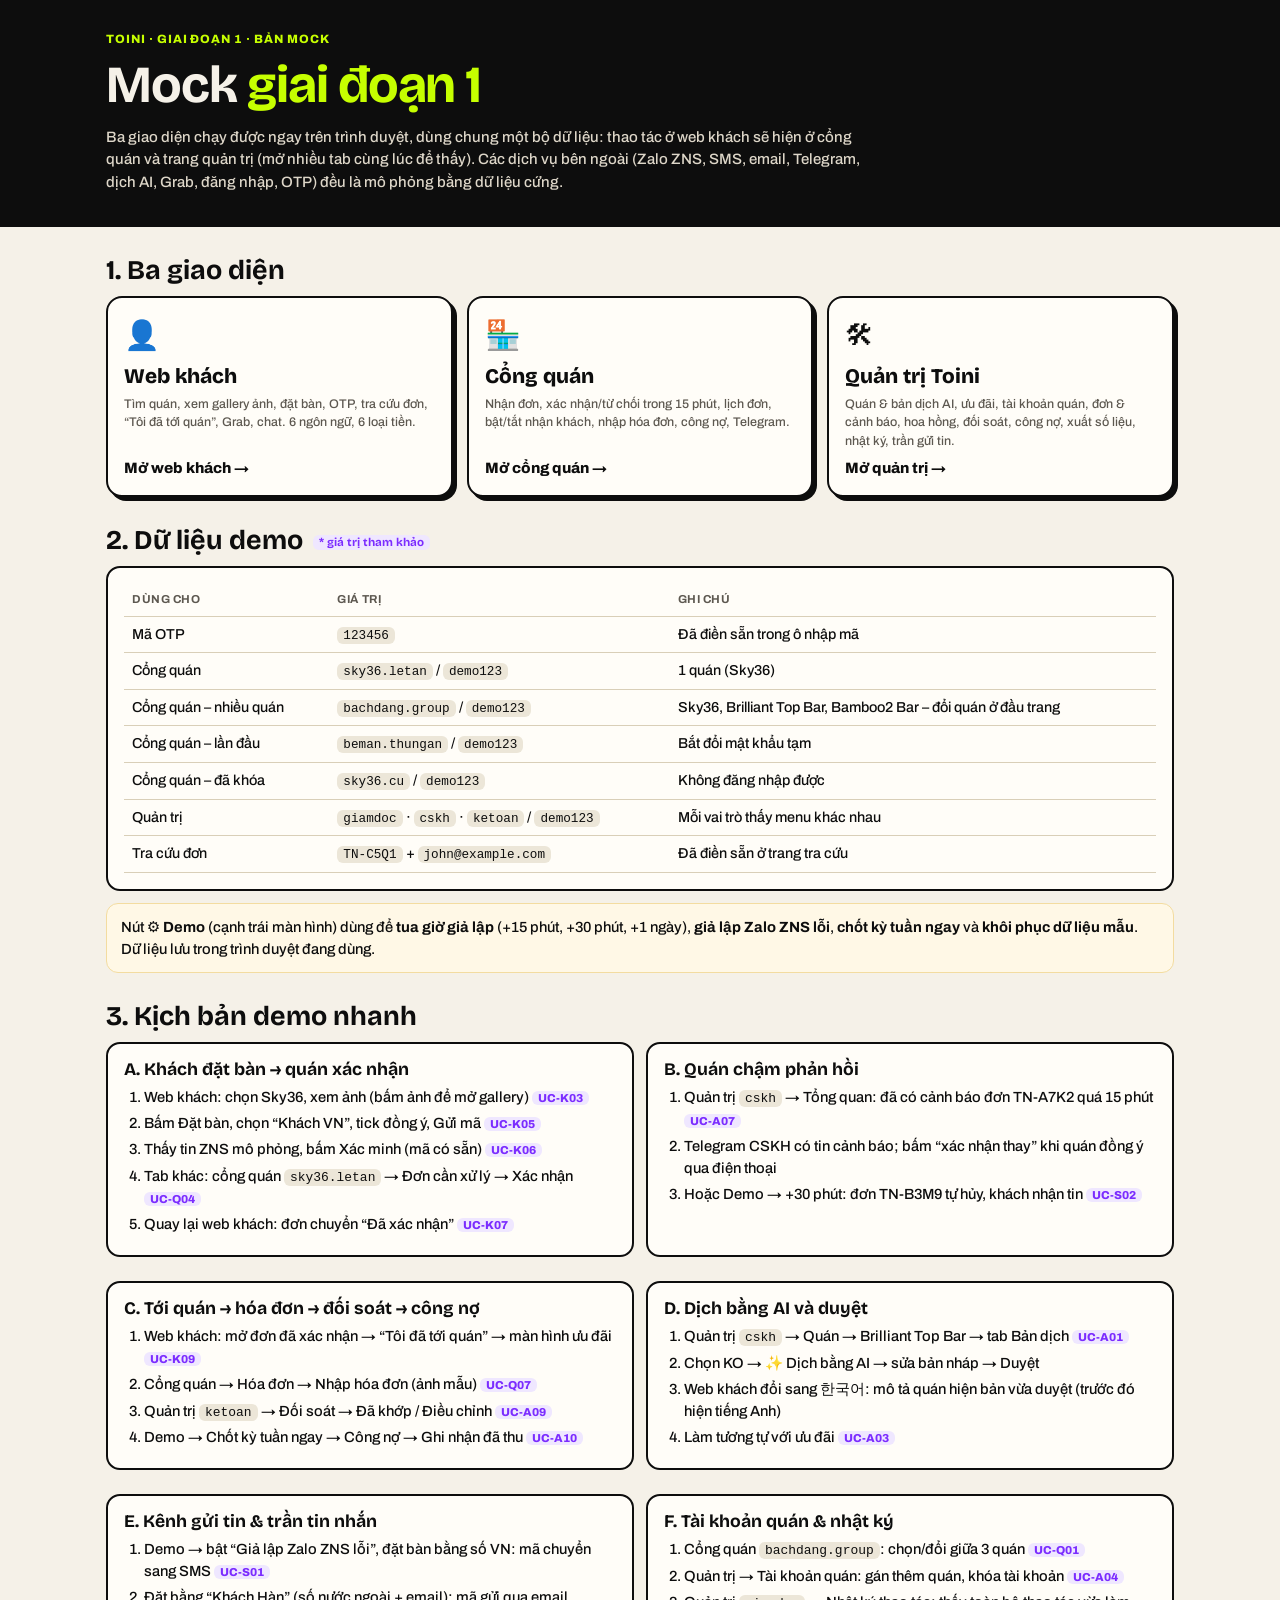
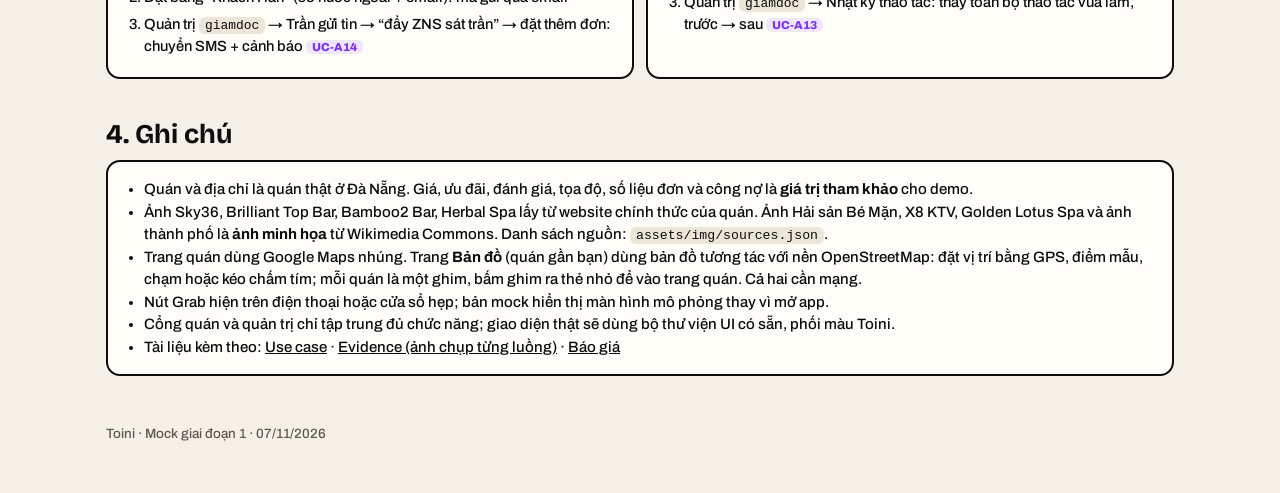
<file: mock/index.html>
<!doctype html>
<html lang="vi">
<head>
<meta charset="utf-8">
<meta name="viewport" content="width=device-width, initial-scale=1">
<title>Toini · Mock giai đoạn 1</title>
<link rel="preconnect" href="https://fonts.googleapis.com">
<link rel="preconnect" href="https://fonts.gstatic.com" crossorigin>
<link href="https://fonts.googleapis.com/css2?family=Archivo:wght@400;500;600;700;800&family=Bricolage+Grotesque:opsz,wght@12..96,700;12..96,800&display=swap&subset=vietnamese" rel="stylesheet">
<link rel="stylesheet" href="assets/base.css">
<style>
.wrap{max-width:1100px;margin:0 auto;padding:0 16px}
.top{background:var(--ink);color:var(--cream);padding:30px 0 34px}
.top .k{font-size:.75rem;font-weight:800;letter-spacing:.08em;color:var(--lime)}
.top h1{font-size:clamp(32px,7vw,52px);margin:8px 0 10px;letter-spacing:-.02em}
.top h1 em{font-style:normal;color:var(--lime)}
.top p{max-width:760px;color:#ddd6c8;margin:0}
section{margin:28px 0}
h2{font-size:clamp(21px,4vw,27px);margin-bottom:10px}
.apps{display:grid;gap:14px;grid-template-columns:minmax(0,1fr)}
@media(min-width:760px){.apps{grid-template-columns:repeat(3,minmax(0,1fr))}}
.app{display:flex;flex-direction:column;gap:6px;background:var(--paper);border:var(--bd);border-radius:16px;box-shadow:var(--sh);padding:16px;text-decoration:none;transition:transform .1s}
.app:hover{transform:translate(-2px,-2px);background:var(--lime)}
.app .ic{font-size:1.8rem}
.app b{font:800 1.3rem var(--fd)}
.app small{color:var(--muted)}
.app .go{margin-top:auto;font-weight:800}
.card{background:var(--paper);border:var(--bd);border-radius:14px;padding:16px;margin-bottom:12px;min-width:0}
.tbl{overflow-x:auto}
table{border-collapse:collapse;width:100%;font-size:.9rem}
th,td{text-align:left;border-bottom:1.5px solid var(--line);padding:7px 8px;vertical-align:top}
th{font-size:.72rem;text-transform:uppercase;letter-spacing:.05em;color:var(--muted)}
code{background:var(--soft);border-radius:6px;padding:1px 6px;font-size:.88em}
.flows{display:grid;gap:12px;grid-template-columns:minmax(0,1fr)}
@media(min-width:900px){.flows{grid-template-columns:repeat(2,minmax(0,1fr))}}
.flow h3{font-size:1.1rem;margin-bottom:6px}
.flow ol{margin:0;padding-left:20px;font-size:.92rem}
.flow li{margin:4px 0}
.uc{font-size:.72rem;font-weight:800;background:#efe7ff;color:var(--violet);border-radius:6px;padding:1px 6px;white-space:nowrap;text-decoration:none}
.note{background:#fff8e6;border:1.5px solid #f3dca0;border-radius:12px;padding:12px 14px;font-size:.92rem}
.foot{color:var(--muted);font-size:.84rem;padding:20px 0 50px}
</style>
<script src="../analytics.js" defer></script>
</head>
<body>
<div class="top"><div class="wrap"><div class="k">TOINI · GIAI ĐOẠN 1 · BẢN MOCK</div><h1>Mock <em>giai đoạn 1</em></h1><p>Ba giao diện chạy được ngay trên trình duyệt, dùng chung một bộ dữ liệu: thao tác ở web khách sẽ hiện ở cổng quán và trang quản trị (mở nhiều tab cùng lúc để thấy). Các dịch vụ bên ngoài (Zalo ZNS, SMS, email, Telegram, dịch AI, Grab, đăng nhập, OTP) đều là mô phỏng bằng dữ liệu cứng.</p></div></div>
<div class="wrap">
<section>
  <h2>1. Ba giao diện</h2>
  <div class="apps">
    <a class="app" href="khach/index.html"><span class="ic">👤</span><b>Web khách</b><small>Tìm quán, xem gallery ảnh, đặt bàn, OTP, tra cứu đơn, “Tôi đã tới quán”, Grab, chat. 6 ngôn ngữ, 6 loại tiền.</small><span class="go">Mở web khách →</span></a>
    <a class="app" href="quan/index.html"><span class="ic">🏪</span><b>Cổng quán</b><small>Nhận đơn, xác nhận/từ chối trong 15 phút, lịch đơn, bật/tắt nhận khách, nhập hóa đơn, công nợ, Telegram.</small><span class="go">Mở cổng quán →</span></a>
    <a class="app" href="quan-tri/index.html"><span class="ic">🛠</span><b>Quản trị Toini</b><small>Quán & bản dịch AI, ưu đãi, tài khoản quán, đơn & cảnh báo, hoa hồng, đối soát, công nợ, xuất số liệu, nhật ký, trần gửi tin.</small><span class="go">Mở quản trị →</span></a>
  </div>
</section>

<section>
  <h2>2. Dữ liệu demo <span class="t-ref">* giá trị tham khảo</span></h2>
  <div class="card tbl"><table>
    <thead><tr><th>Dùng cho</th><th>Giá trị</th><th>Ghi chú</th></tr></thead>
    <tbody>
      <tr><td>Mã OTP</td><td><code>123456</code></td><td>Đã điền sẵn trong ô nhập mã</td></tr>
      <tr><td>Cổng quán</td><td><code>sky36.letan</code> / <code>demo123</code></td><td>1 quán (Sky36)</td></tr>
      <tr><td>Cổng quán – nhiều quán</td><td><code>bachdang.group</code> / <code>demo123</code></td><td>Sky36, Brilliant Top Bar, Bamboo2 Bar – đổi quán ở đầu trang</td></tr>
      <tr><td>Cổng quán – lần đầu</td><td><code>beman.thungan</code> / <code>demo123</code></td><td>Bắt đổi mật khẩu tạm</td></tr>
      <tr><td>Cổng quán – đã khóa</td><td><code>sky36.cu</code> / <code>demo123</code></td><td>Không đăng nhập được</td></tr>
      <tr><td>Quản trị</td><td><code>giamdoc</code> · <code>cskh</code> · <code>ketoan</code> / <code>demo123</code></td><td>Mỗi vai trò thấy menu khác nhau</td></tr>
      <tr><td>Tra cứu đơn</td><td><code>TN-C5Q1</code> + <code>john@example.com</code></td><td>Đã điền sẵn ở trang tra cứu</td></tr>
    </tbody></table></div>
  <div class="note">Nút <b>⚙ Demo</b> (cạnh trái màn hình) dùng để <b>tua giờ giả lập</b> (+15 phút, +30 phút, +1 ngày), <b>giả lập Zalo ZNS lỗi</b>, <b>chốt kỳ tuần ngay</b> và <b>khôi phục dữ liệu mẫu</b>. Dữ liệu lưu trong trình duyệt đang dùng.</div>
</section>

<section>
  <h2>3. Kịch bản demo nhanh</h2>
  <div class="flows">
    <div class="card flow"><h3>A. Khách đặt bàn → quán xác nhận</h3><ol>
      <li>Web khách: chọn Sky36, xem ảnh (bấm ảnh để mở gallery) <a class="uc" href="../usecase/khach.html#UC-K03">UC-K03</a></li>
      <li>Bấm Đặt bàn, chọn “Khách VN”, tick đồng ý, Gửi mã <a class="uc" href="../usecase/khach.html#UC-K05">UC-K05</a></li>
      <li>Thấy tin ZNS mô phỏng, bấm Xác minh (mã có sẵn) <a class="uc" href="../usecase/khach.html#UC-K06">UC-K06</a></li>
      <li>Tab khác: cổng quán <code>sky36.letan</code> → Đơn cần xử lý → Xác nhận <a class="uc" href="../usecase/quan.html#UC-Q04">UC-Q04</a></li>
      <li>Quay lại web khách: đơn chuyển “Đã xác nhận” <a class="uc" href="../usecase/khach.html#UC-K07">UC-K07</a></li>
    </ol></div>
    <div class="card flow"><h3>B. Quán chậm phản hồi</h3><ol>
      <li>Quản trị <code>cskh</code> → Tổng quan: đã có cảnh báo đơn TN-A7K2 quá 15 phút <a class="uc" href="../usecase/quan-tri.html#UC-A07">UC-A07</a></li>
      <li>Telegram CSKH có tin cảnh báo; bấm “xác nhận thay” khi quán đồng ý qua điện thoại</li>
      <li>Hoặc Demo → +30 phút: đơn TN-B3M9 tự hủy, khách nhận tin <a class="uc" href="../usecase/tu-dong.html#UC-S02">UC-S02</a></li>
    </ol></div>
    <div class="card flow"><h3>C. Tới quán → hóa đơn → đối soát → công nợ</h3><ol>
      <li>Web khách: mở đơn đã xác nhận → “Tôi đã tới quán” → màn hình ưu đãi <a class="uc" href="../usecase/khach.html#UC-K09">UC-K09</a></li>
      <li>Cổng quán → Hóa đơn → Nhập hóa đơn (ảnh mẫu) <a class="uc" href="../usecase/quan.html#UC-Q07">UC-Q07</a></li>
      <li>Quản trị <code>ketoan</code> → Đối soát → Đã khớp / Điều chỉnh <a class="uc" href="../usecase/quan-tri.html#UC-A09">UC-A09</a></li>
      <li>Demo → Chốt kỳ tuần ngay → Công nợ → Ghi nhận đã thu <a class="uc" href="../usecase/quan-tri.html#UC-A10">UC-A10</a></li>
    </ol></div>
    <div class="card flow"><h3>D. Dịch bằng AI và duyệt</h3><ol>
      <li>Quản trị <code>cskh</code> → Quán → Brilliant Top Bar → tab Bản dịch <a class="uc" href="../usecase/quan-tri.html#UC-A01">UC-A01</a></li>
      <li>Chọn KO → ✨ Dịch bằng AI → sửa bản nháp → Duyệt</li>
      <li>Web khách đổi sang 한국어: mô tả quán hiện bản vừa duyệt (trước đó hiện tiếng Anh)</li>
      <li>Làm tương tự với ưu đãi <a class="uc" href="../usecase/quan-tri.html#UC-A03">UC-A03</a></li>
    </ol></div>
    <div class="card flow"><h3>E. Kênh gửi tin & trần tin nhắn</h3><ol>
      <li>Demo → bật “Giả lập Zalo ZNS lỗi”, đặt bàn bằng số VN: mã chuyển sang SMS <a class="uc" href="../usecase/tu-dong.html#UC-S01">UC-S01</a></li>
      <li>Đặt bằng “Khách Hàn” (số nước ngoài + email): mã gửi qua email</li>
      <li>Quản trị <code>giamdoc</code> → Trần gửi tin → “đẩy ZNS sát trần” → đặt thêm đơn: chuyển SMS + cảnh báo <a class="uc" href="../usecase/quan-tri.html#UC-A14">UC-A14</a></li>
    </ol></div>
    <div class="card flow"><h3>F. Tài khoản quán & nhật ký</h3><ol>
      <li>Cổng quán <code>bachdang.group</code>: chọn/đổi giữa 3 quán <a class="uc" href="../usecase/quan.html#UC-Q01">UC-Q01</a></li>
      <li>Quản trị → Tài khoản quán: gán thêm quán, khóa tài khoản <a class="uc" href="../usecase/quan-tri.html#UC-A04">UC-A04</a></li>
      <li>Quản trị <code>giamdoc</code> → Nhật ký thao tác: thấy toàn bộ thao tác vừa làm, trước → sau <a class="uc" href="../usecase/quan-tri.html#UC-A13">UC-A13</a></li>
    </ol></div>
  </div>
</section>

<section>
  <h2>4. Ghi chú</h2>
  <div class="card">
    <ul style="margin:0;padding-left:20px">
      <li>Quán và địa chỉ là quán thật ở Đà Nẵng. Giá, ưu đãi, đánh giá, tọa độ, số liệu đơn và công nợ là <b>giá trị tham khảo</b> cho demo.</li>
      <li>Ảnh Sky36, Brilliant Top Bar, Bamboo2 Bar, Herbal Spa lấy từ website chính thức của quán. Ảnh Hải sản Bé Mặn, X8 KTV, Golden Lotus Spa và ảnh thành phố là <b>ảnh minh họa</b> từ Wikimedia Commons. Danh sách nguồn: <code>assets/img/sources.json</code>.</li>
      <li>Trang quán dùng Google Maps nhúng. Trang <b>Bản đồ</b> (quán gần bạn) dùng bản đồ tương tác với nền OpenStreetMap: đặt vị trí bằng GPS, điểm mẫu, chạm hoặc kéo chấm tím; mỗi quán là một ghim, bấm ghim ra thẻ nhỏ để vào trang quán. Cả hai cần mạng.</li>
      <li>Nút Grab hiện trên điện thoại hoặc cửa sổ hẹp; bản mock hiển thị màn hình mô phỏng thay vì mở app.</li>
      <li>Cổng quán và quản trị chỉ tập trung đủ chức năng; giao diện thật sẽ dùng bộ thư viện UI có sẵn, phối màu Toini.</li>
      <li>Tài liệu kèm theo: <a href="../usecase/index.html">Use case</a> · <a href="../evidence/index.html">Evidence (ảnh chụp từng luồng)</a> · <a href="../bao-gia/index.html">Báo giá</a></li>
    </ul>
  </div>
</section>
<div class="foot">Toini · Mock giai đoạn 1 · 07/11/2026</div>
</div>
</body>
</html>
</file>
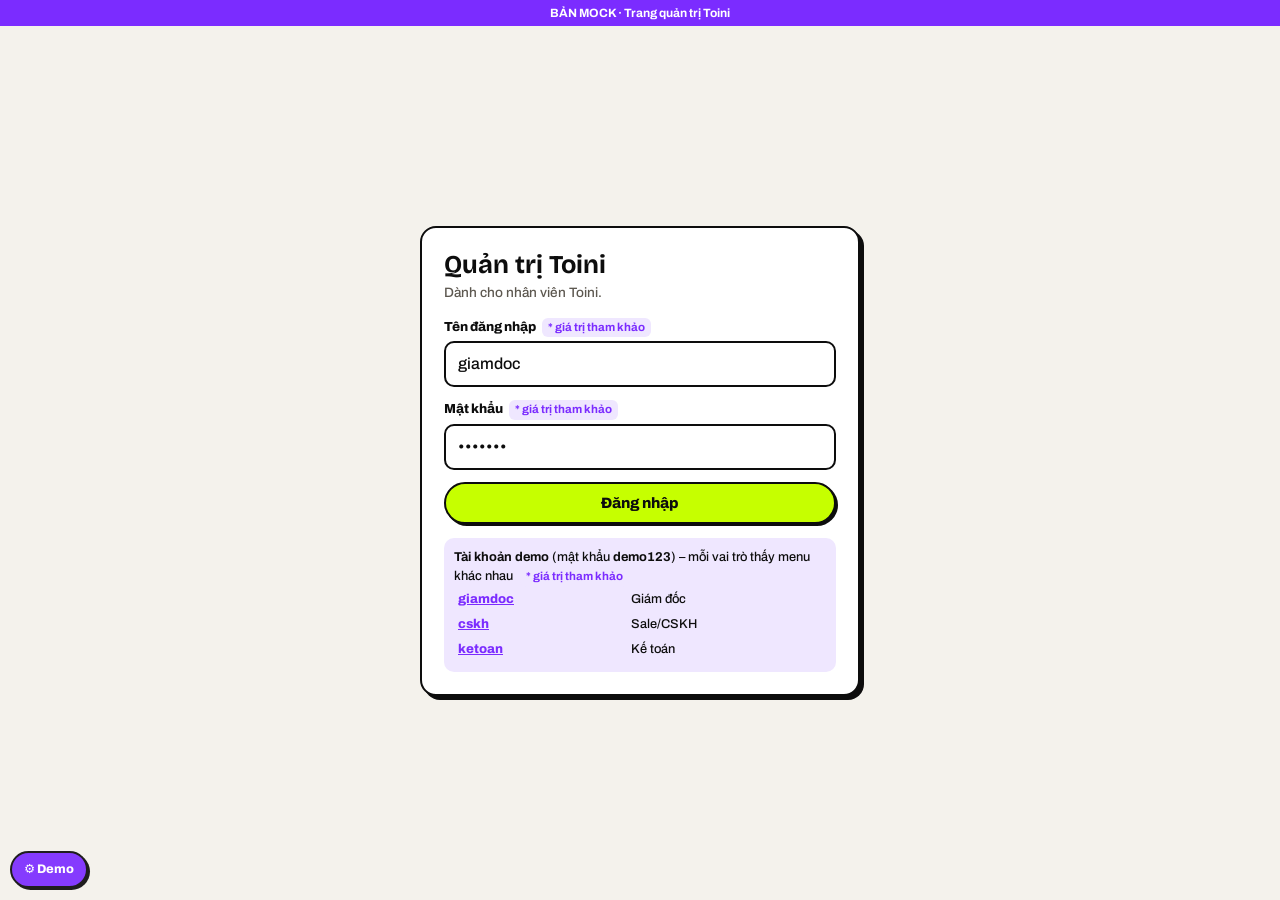
<file: mock/quan-tri/index.html>
<!doctype html>
<html lang="vi">
<head>
<meta charset="utf-8">
<meta name="viewport" content="width=device-width, initial-scale=1, viewport-fit=cover">
<title>Toini · Quản trị (mock)</title>
<link rel="preconnect" href="https://fonts.googleapis.com">
<link rel="preconnect" href="https://fonts.gstatic.com" crossorigin>
<link href="https://fonts.googleapis.com/css2?family=Archivo:wght@400;500;600;700;800&family=Bricolage+Grotesque:opsz,wght@12..96,700;12..96,800&display=swap&subset=vietnamese" rel="stylesheet">
<link rel="stylesheet" href="../assets/base.css?v=5">
<link rel="stylesheet" href="../assets/portal.css?v=5">
<script src="../../analytics.js" defer></script>
</head>
<body class="pt">
<div id="app"></div>
<noscript>Cần bật JavaScript để xem bản mock.</noscript>
<script src="../assets/data.js?v=5"></script>
<script src="../assets/core.js?v=5"></script>
<script src="admin.js?v=5"></script>
</body>
</html>
</file>
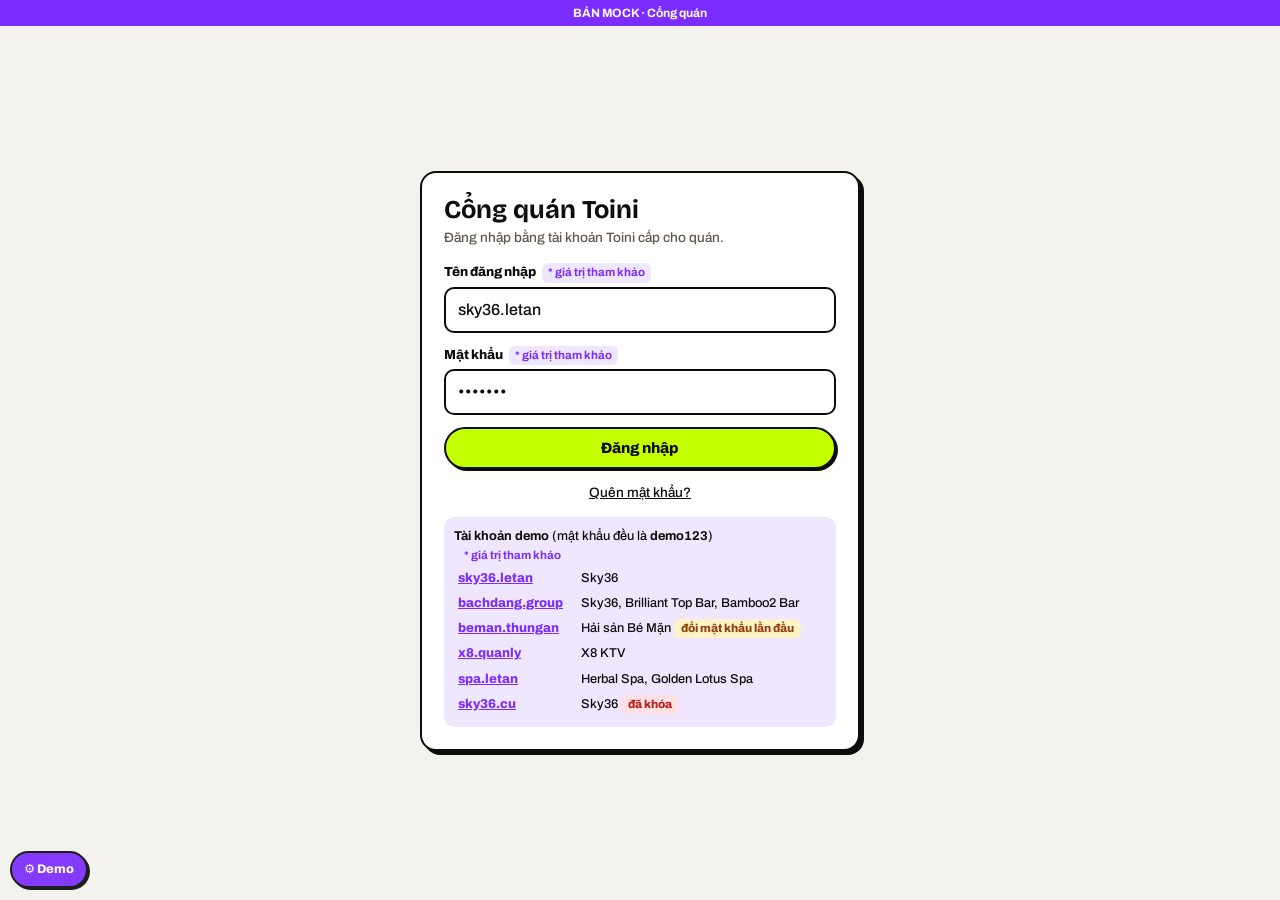
<file: mock/quan/index.html>
<!doctype html>
<html lang="vi">
<head>
<meta charset="utf-8">
<meta name="viewport" content="width=device-width, initial-scale=1, viewport-fit=cover">
<title>Toini · Cổng quán (mock)</title>
<link rel="preconnect" href="https://fonts.googleapis.com">
<link rel="preconnect" href="https://fonts.gstatic.com" crossorigin>
<link href="https://fonts.googleapis.com/css2?family=Archivo:wght@400;500;600;700;800&family=Bricolage+Grotesque:opsz,wght@12..96,700;12..96,800&display=swap&subset=vietnamese" rel="stylesheet">
<link rel="stylesheet" href="../assets/base.css?v=5">
<link rel="stylesheet" href="../assets/portal.css?v=5">
<script src="../../analytics.js" defer></script>
</head>
<body class="pt">
<div id="app"></div>
<noscript>Cần bật JavaScript để xem bản mock.</noscript>
<script src="../assets/data.js?v=5"></script>
<script src="../assets/core.js?v=5"></script>
<script src="quan.js?v=5"></script>
</body>
</html>
</file>
<file: mock/assets/base.css>
:root{
  --red:#FF3B1F;--ink:#0D0D0D;--cream:#F5F1E8;--lime:#C6FF00;--violet:#7B2CFF;--paper:#FFFDF8;--muted:#5d5850;--soft:#ECE6D8;--line:#d9cfb8;
  --ok:#128a40;--warn:#b45309;--bad:#c81e1e;--info:#1d4ed8;
  --bd:2px solid var(--ink);--sh:4px 4px 0 var(--ink);--sh-sm:2px 2px 0 var(--ink);--r:14px;--r-sm:10px;
  --fd:"Bricolage Grotesque","Archivo",system-ui,sans-serif;
  --fb:"Archivo",system-ui,-apple-system,"Segoe UI","Noto Sans","Malgun Gothic","Microsoft YaHei","Yu Gothic",sans-serif;
}
*{box-sizing:border-box}
html{-webkit-text-size-adjust:100%}
body{margin:0;font:500 15px/1.5 var(--fb);color:var(--ink);background:var(--cream);overflow-x:hidden}
img{max-width:100%;display:block}
a{color:inherit}
button,input,select,textarea{font:inherit;color:inherit}
h1,h2,h3,h4{font-family:var(--fd);line-height:1.15;margin:0}
.t-noscroll{overflow:hidden}
.muted{color:var(--muted)}
.small{font-size:.85rem}
.hide{display:none!important}
/* nút */
.btn{display:inline-flex;align-items:center;justify-content:center;gap:6px;min-height:42px;padding:8px 16px;border:var(--bd);border-radius:999px;background:var(--paper);font-weight:800;cursor:pointer;text-decoration:none;box-shadow:var(--sh-sm);transition:transform .08s,box-shadow .08s;white-space:nowrap}
.btn:hover{transform:translate(-1px,-1px);box-shadow:3px 3px 0 var(--ink)}
.btn:active{transform:translate(1px,1px);box-shadow:0 0 0 var(--ink)}
.btn:disabled{opacity:.45;cursor:not-allowed;transform:none;box-shadow:none}
.btn.primary{background:var(--lime)}
.btn.dark{background:var(--ink);color:var(--lime)}
.btn.red{background:var(--red);color:#fff}
.btn.ghost{box-shadow:none;background:transparent}
.btn.sm{min-height:34px;padding:4px 12px;font-size:.85rem}
.btn.block{width:100%}
/* form */
.field{display:flex;flex-direction:column;gap:4px;margin-bottom:12px;min-width:0}
.field>span,.field>label{font-weight:800;font-size:.82rem}
.inp,select.inp,textarea.inp{width:100%;min-height:44px;padding:9px 12px;border:var(--bd);border-radius:var(--r-sm);background:#fff;font-size:16px}
textarea.inp{min-height:84px;resize:vertical}
.inp:focus,.btn:focus-visible{outline:3px solid var(--violet);outline-offset:2px}
.hint{font-size:.8rem;color:var(--muted)}
.err{font-size:.82rem;color:var(--bad);font-weight:700}
.t-ref{display:inline-block;font-size:.72rem;font-weight:700;color:var(--violet);background:#efe7ff;border-radius:6px;padding:1px 6px;margin-left:4px;white-space:nowrap;vertical-align:middle}
/* pill trạng thái */
.st{display:inline-block;font-size:.75rem;font-weight:800;border-radius:999px;padding:2px 10px;border:1.5px solid var(--ink);white-space:nowrap}
.st.pending{background:#FFE7A3}.st.confirmed{background:var(--lime)}.st.rejected,.st.expired,.st.no_show{background:#ffd6cf}.st.cancelled{background:var(--soft)}
.st.arrived{background:#cfe3ff}.st.billed{background:#dcd0ff}.st.settled{background:var(--ink);color:var(--lime)}
/* toast */
#t-toasts{position:fixed;z-index:200;left:50%;transform:translateX(-50%);top:12px;display:flex;flex-direction:column;gap:8px;width:min(440px,calc(100vw - 24px));pointer-events:none}
.t-toast{pointer-events:none;background:var(--ink);color:var(--cream);border-radius:12px;padding:10px 14px;box-shadow:0 8px 24px rgba(0,0,0,.25);font-size:.9rem;animation:tin .25s ease}
.t-toast.msg{background:#fff;color:var(--ink);border:var(--bd)}
.t-toast.warn{background:#fff3e6;color:var(--ink);border:2px solid var(--warn)}
.t-toast.out{opacity:0;transition:opacity .4s}
.t-sim{font-size:.68rem;font-weight:800;letter-spacing:.05em;color:var(--violet);margin-bottom:2px}
.t-msg{word-break:break-word}
@keyframes tin{from{opacity:0;transform:translateY(-8px)}}
/* modal */
.t-modal-wrap{position:fixed;inset:0;z-index:150;background:rgba(13,13,13,.55);display:flex;align-items:flex-end;justify-content:center}
.t-modal{background:var(--paper);width:100%;max-height:92vh;display:flex;flex-direction:column;border-radius:18px 18px 0 0;border:var(--bd);border-bottom:0}
.t-modal-h{display:flex;align-items:center;justify-content:space-between;gap:8px;padding:14px 16px;border-bottom:1.5px solid var(--line);font-size:1.05rem}
.t-modal-b{padding:16px;overflow:auto}
.t-modal-f{display:flex;flex-wrap:wrap;gap:8px;justify-content:flex-end;padding:12px 16px;border-top:1.5px solid var(--line)}
.t-x{border:0;background:transparent;font-size:1.6rem;line-height:1;cursor:pointer;padding:0 6px}
@media(min-width:700px){.t-modal-wrap{align-items:center;padding:24px}.t-modal{max-width:560px;border-radius:18px;border-bottom:var(--bd);box-shadow:6px 6px 0 var(--ink)}.t-modal-wrap.wide .t-modal{max-width:880px}}
/* demo panel */
.t-demo-btn{position:fixed;z-index:120;left:10px;bottom:12px;border:var(--bd);background:var(--violet);color:#fff;font-weight:800;border-radius:999px;padding:7px 12px;cursor:pointer;font-size:.78rem;box-shadow:var(--sh-sm);opacity:.92}
body.sb .t-demo-btn{bottom:84px}
@media(min-width:1000px){body.sb .t-demo-btn{bottom:12px}}
.t-demo{position:fixed;z-index:130;left:10px;bottom:60px;width:min(360px,calc(100vw - 24px));max-height:75vh;overflow:auto;background:#fff;border:var(--bd);border-radius:14px;box-shadow:var(--sh);padding:12px 14px;font-size:.88rem}
.t-demo-h{display:flex;justify-content:space-between;align-items:center}
.t-demo-note{margin:4px 0 10px;color:var(--muted);font-size:.8rem}
.t-demo-row{display:flex;justify-content:space-between;gap:8px;margin-bottom:6px}
.t-demo-btns{display:flex;flex-wrap:wrap;gap:6px;margin:6px 0 10px}
.t-demo-btns button{border:1.5px solid var(--ink);background:var(--paper);border-radius:8px;padding:5px 9px;font-weight:700;cursor:pointer;font-size:.8rem}
.t-demo-btns button:hover{background:var(--lime)}
.t-demo-btns button.danger{background:#ffe1dc}
.t-demo-chk{display:flex;gap:8px;align-items:flex-start;margin:6px 0}
.t-demo-links{display:flex;flex-wrap:wrap;gap:6px;border-top:1.5px solid var(--line);padding-top:8px}
.t-demo-links a{font-weight:800;font-size:.8rem}
.mockbar{background:var(--violet);color:#fff;font-size:.75rem;font-weight:700;text-align:center;padding:4px 12px}
</file>
<file: mock/assets/portal.css>
/* Cổng quán + Quản trị: bố cục chức năng đơn giản (sau này thay bằng thư viện UI có sẵn) */
body.pt{background:#f4f2ec}
.pt-top{position:sticky;top:0;z-index:60;background:var(--ink);color:var(--cream);display:flex;align-items:center;gap:10px;padding:8px 14px;min-height:54px;flex-wrap:wrap}
.pt-top .brand{font:800 1.3rem var(--fd);color:var(--lime);text-decoration:none;white-space:nowrap}
.pt-top .brand small{font:700 .7rem var(--fb);color:#bdb6a8;margin-left:6px}
.pt-top .sp{flex:1}
.pt-top select{max-width:min(240px,46vw);min-height:36px;border-radius:8px;border:1.5px solid #555;background:#1d1d1d;color:#fff;font-weight:700;padding:4px 8px}
.pt-top .who{font-size:.8rem;color:#ddd;white-space:nowrap;overflow:hidden;text-overflow:ellipsis;max-width:40vw}
.pt-top button.lo{border:1.5px solid #555;background:transparent;color:#fff;border-radius:8px;padding:5px 10px;font-weight:700;cursor:pointer;font-size:.8rem}
.pt-layout{display:block}
.pt-nav{position:sticky;top:54px;z-index:50;background:#fff;border-bottom:1.5px solid var(--line);display:flex;overflow-x:auto;gap:2px;padding:6px 8px;scrollbar-width:thin}
.pt-nav a{flex:none;display:flex;align-items:center;gap:6px;text-decoration:none;font-weight:700;font-size:.86rem;padding:8px 12px;border-radius:8px;white-space:nowrap;color:#333}
.pt-nav a:hover{background:#f1efe8}
.pt-nav a.on{background:var(--ink);color:var(--lime)}
.pt-nav .grp{display:none}
.pt-nav .bdg{background:var(--red);color:#fff;border-radius:999px;font-size:.7rem;padding:0 7px;min-width:20px;text-align:center}
.pt-main{padding:16px 14px 80px;min-width:0;max-width:1200px}
@media(min-width:1000px){
  .pt-layout{display:grid;grid-template-columns:230px minmax(0,1fr)}
  .pt-nav{position:sticky;top:54px;height:calc(100vh - 54px);flex-direction:column;overflow-y:auto;border-bottom:0;border-right:1.5px solid var(--line);padding:12px 10px}
  .pt-nav .grp{display:block;font-size:.68rem;font-weight:800;text-transform:uppercase;letter-spacing:.06em;color:#888;margin:12px 10px 4px}
  .pt-main{padding:22px 26px 80px}
}
.pt-h{display:flex;flex-wrap:wrap;align-items:center;justify-content:space-between;gap:8px;margin-bottom:14px}
.pt-h h1{font-size:clamp(20px,4vw,26px)}
.pt-h .uc{font-size:.72rem;font-weight:800;background:#efe7ff;color:var(--violet);border-radius:6px;padding:2px 7px;margin-left:6px;vertical-align:middle;font-family:var(--fb)}
.panel{background:#fff;border:1.5px solid var(--line);border-radius:12px;padding:14px;margin-bottom:14px;min-width:0}
.panel h2{font-size:1.05rem;margin-bottom:10px}
.panel.warn{border-color:var(--warn);background:#fff8ee}
.panel.alert{border-color:var(--bad);background:#fff3f1}
.kpis{display:grid;grid-template-columns:repeat(2,minmax(0,1fr));gap:10px;margin-bottom:14px}
@media(min-width:760px){.kpis{grid-template-columns:repeat(4,minmax(0,1fr))}}
.kpi{background:#fff;border:1.5px solid var(--line);border-radius:12px;padding:12px;min-width:0}
.kpi span{display:block;font-size:.74rem;font-weight:700;color:var(--muted)}
.kpi b{display:block;font:800 1.4rem var(--fd);word-break:break-word}
.toolbar{display:flex;flex-wrap:wrap;gap:8px;align-items:center;margin-bottom:12px}
.toolbar .inp{width:auto;min-width:0;flex:1 1 180px;min-height:38px;padding:6px 10px;font-size:.9rem}
.toolbar select.inp{flex:0 1 auto}
.chipf{border:1.5px solid var(--line);background:#fff;border-radius:999px;padding:4px 11px;font-weight:700;font-size:.8rem;cursor:pointer}
.chipf.on{background:var(--ink);color:var(--lime);border-color:var(--ink)}
/* bảng → thẻ trên điện thoại */
.dt{width:100%;border-collapse:collapse;font-size:.88rem}
.dt th{text-align:left;font-size:.72rem;text-transform:uppercase;letter-spacing:.04em;color:#666;border-bottom:1.5px solid var(--line);padding:8px}
.dt td{border-bottom:1px solid #eee;padding:8px;vertical-align:top;overflow-wrap:anywhere}
.dt tr.hl td{background:#fff8e6}
.dt td.n{text-align:right;white-space:nowrap}
.dt .acts{display:flex;flex-wrap:wrap;gap:6px}
/* bảng đầy đủ chỉ dùng khi màn hình đủ rộng; nhỏ hơn thì thành thẻ */
@media(max-width:1199px){
  .dt td{flex-wrap:wrap;column-gap:6px;row-gap:2px}
  .dt td>*{min-width:0}
  .dt td.n{white-space:normal}
  .dt thead{display:none}
  .dt,.dt tbody,.dt tr,.dt td{display:block;width:100%}
  .dt tr{border:1.5px solid var(--line);border-radius:10px;margin-bottom:10px;padding:6px 10px;background:#fff}
  .dt tr.hl{background:#fff8e6}
  .dt td{border:0;padding:4px 0;display:flex;gap:10px;justify-content:space-between;text-align:right}
  .dt td::before{content:attr(data-l);font-weight:700;color:#777;font-size:.78rem;text-align:left;flex:1 0 auto;max-width:45%}
  .dt td.n{text-align:right}
  .dt td.full{display:block;text-align:left}
  .dt td.full::before{display:block;margin-bottom:4px}
  .dt .acts{justify-content:flex-end}
}
.fgrid{display:grid;grid-template-columns:minmax(0,1fr);gap:0 14px}
@media(min-width:760px){.fgrid{grid-template-columns:repeat(2,minmax(0,1fr))}.fgrid .span2{grid-column:1/-1}}
.tabs2{display:flex;gap:4px;overflow-x:auto;border-bottom:1.5px solid var(--line);margin-bottom:12px}
.tabs2 button{flex:none;border:0;background:transparent;padding:8px 12px;font-weight:700;cursor:pointer;border-bottom:3px solid transparent;font-size:.88rem}
.tabs2 button.on{border-color:var(--ink)}
.tag{display:inline-block;font-size:.72rem;font-weight:800;border-radius:6px;padding:1px 7px;white-space:nowrap}
.tag.ok{background:#dcfce7;color:#166534}.tag.warn{background:#fef3c7;color:#92400e}.tag.bad{background:#fee2e2;color:#b91c1c}.tag.info{background:#e0f2fe;color:#0369a1}.tag.gray{background:#eee;color:#555}.tag.ai{background:#efe7ff;color:var(--violet)}
.cnt-down{font-weight:800;font-variant-numeric:tabular-nums}
.cnt-down.late{color:var(--bad)}
.ordercard{border:1.5px solid var(--line);border-radius:12px;padding:12px;background:#fff;margin-bottom:10px;display:grid;gap:8px}
@media(min-width:760px){.ordercard{grid-template-columns:minmax(0,1fr) auto;align-items:center}}
.ordercard.late{border-color:var(--bad);background:#fff3f1}
.ordercard h3{font:800 1.05rem var(--fb)}
.ordercard .acts{display:flex;gap:8px;flex-wrap:wrap}
.nightrow{display:flex;align-items:center;justify-content:space-between;gap:10px;padding:10px 0;border-bottom:1px solid #eee}
.sw{position:relative;width:52px;height:30px;flex:none}
.sw input{opacity:0;width:0;height:0}
.sw span{position:absolute;inset:0;background:#ccc;border-radius:999px;cursor:pointer;transition:.15s}
.sw span::before{content:"";position:absolute;width:24px;height:24px;left:3px;top:3px;background:#fff;border-radius:50%;transition:.15s}
.sw input:checked+span{background:var(--ok)}
.sw input:checked+span::before{transform:translateX(22px)}
.sw input:focus-visible+span{outline:3px solid var(--violet)}
.tg-feed{background:#dfe9f2;border-radius:12px;padding:12px;display:flex;flex-direction:column;gap:10px;max-height:70vh;overflow:auto}
.tg-msg{align-self:flex-start;max-width:min(520px,92%);background:#fff;border-radius:12px 12px 12px 4px;padding:8px 12px;font-size:.88rem;white-space:pre-wrap;box-shadow:0 1px 1px rgba(0,0,0,.1);word-break:break-word}
.tg-msg time{display:block;text-align:right;font-size:.7rem;color:#888}
.tg-msg b.bot{color:#229ed9;display:block;font-size:.78rem}
.login{min-height:calc(100vh - 30px);display:flex;align-items:center;justify-content:center;padding:20px 14px}
.login .box{width:100%;max-width:440px;background:#fff;border:var(--bd);border-radius:16px;box-shadow:var(--sh);padding:22px}
.login h1{font-size:1.6rem;margin-bottom:4px}
.demo-acc{font-size:.8rem;background:#efe7ff;border-radius:10px;padding:10px;margin-top:14px}
.demo-acc button{border:0;background:transparent;color:var(--violet);font-weight:800;cursor:pointer;padding:0;text-decoration:underline;font-size:.8rem}
.demo-acc table{width:100%;border-collapse:collapse}
.demo-acc td{padding:3px 4px;vertical-align:top}
.diff{font-size:.8rem;word-break:break-word}
.diff del{color:#b91c1c}.diff ins{color:#166534;text-decoration:none}
.trow{border:1.5px solid var(--line);border-radius:10px;padding:10px;margin-bottom:10px;background:#fff}
.trow-h{display:flex;flex-wrap:wrap;gap:8px;align-items:center;justify-content:space-between;margin-bottom:6px}
.mini-img{width:72px;height:54px;object-fit:cover;border-radius:6px;border:1px solid var(--line)}
.imgs{display:flex;flex-wrap:wrap;gap:8px}
.imgs figure{margin:0;position:relative}
.imgs figure img{width:120px;height:84px;object-fit:cover;border-radius:8px;border:1px solid var(--line)}
.imgs figure button{position:absolute;top:4px;right:4px;border:0;background:rgba(0,0,0,.6);color:#fff;border-radius:6px;cursor:pointer;font-size:.75rem;padding:1px 6px}
.empty2{padding:22px;text-align:center;color:#777;border:1.5px dashed var(--line);border-radius:12px;background:#fff}
.note{font-size:.82rem;background:#fff8e6;border:1px solid #f3dca0;border-radius:8px;padding:8px 10px;margin-bottom:12px}
</file>
